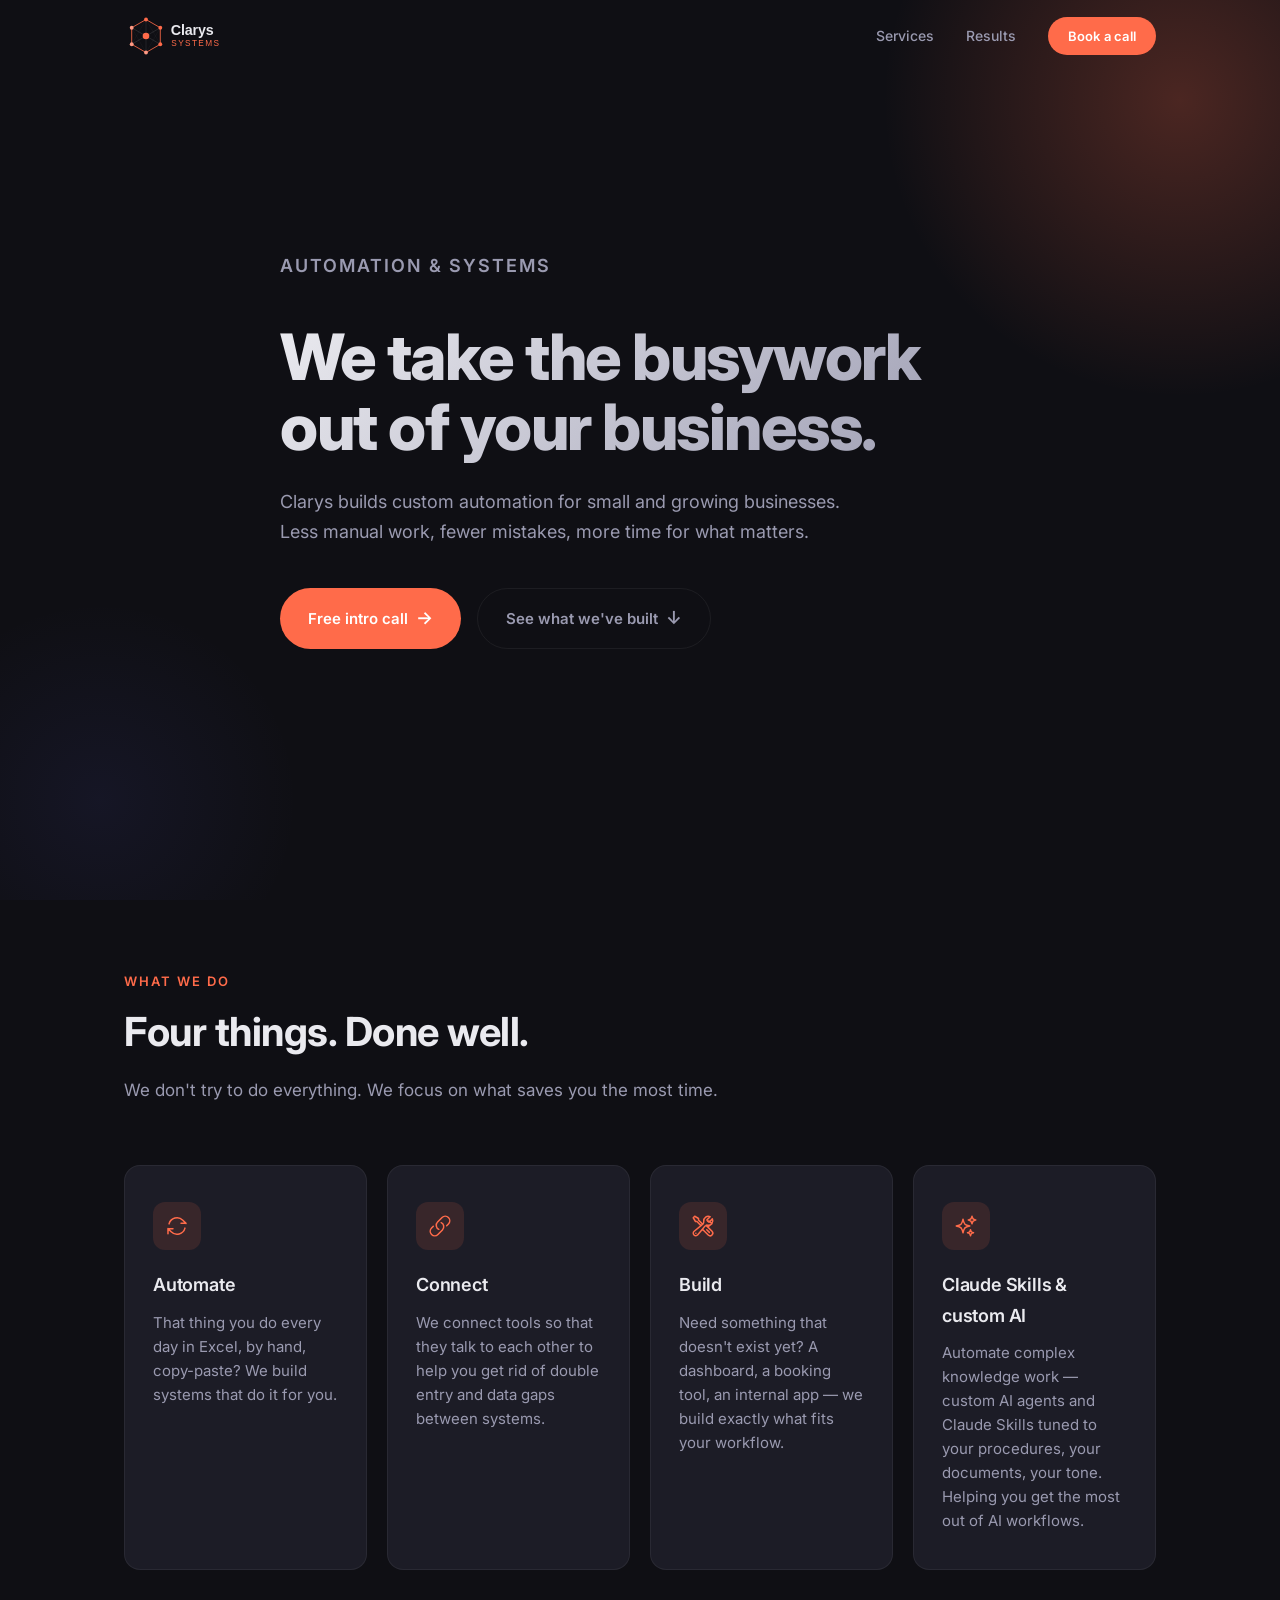
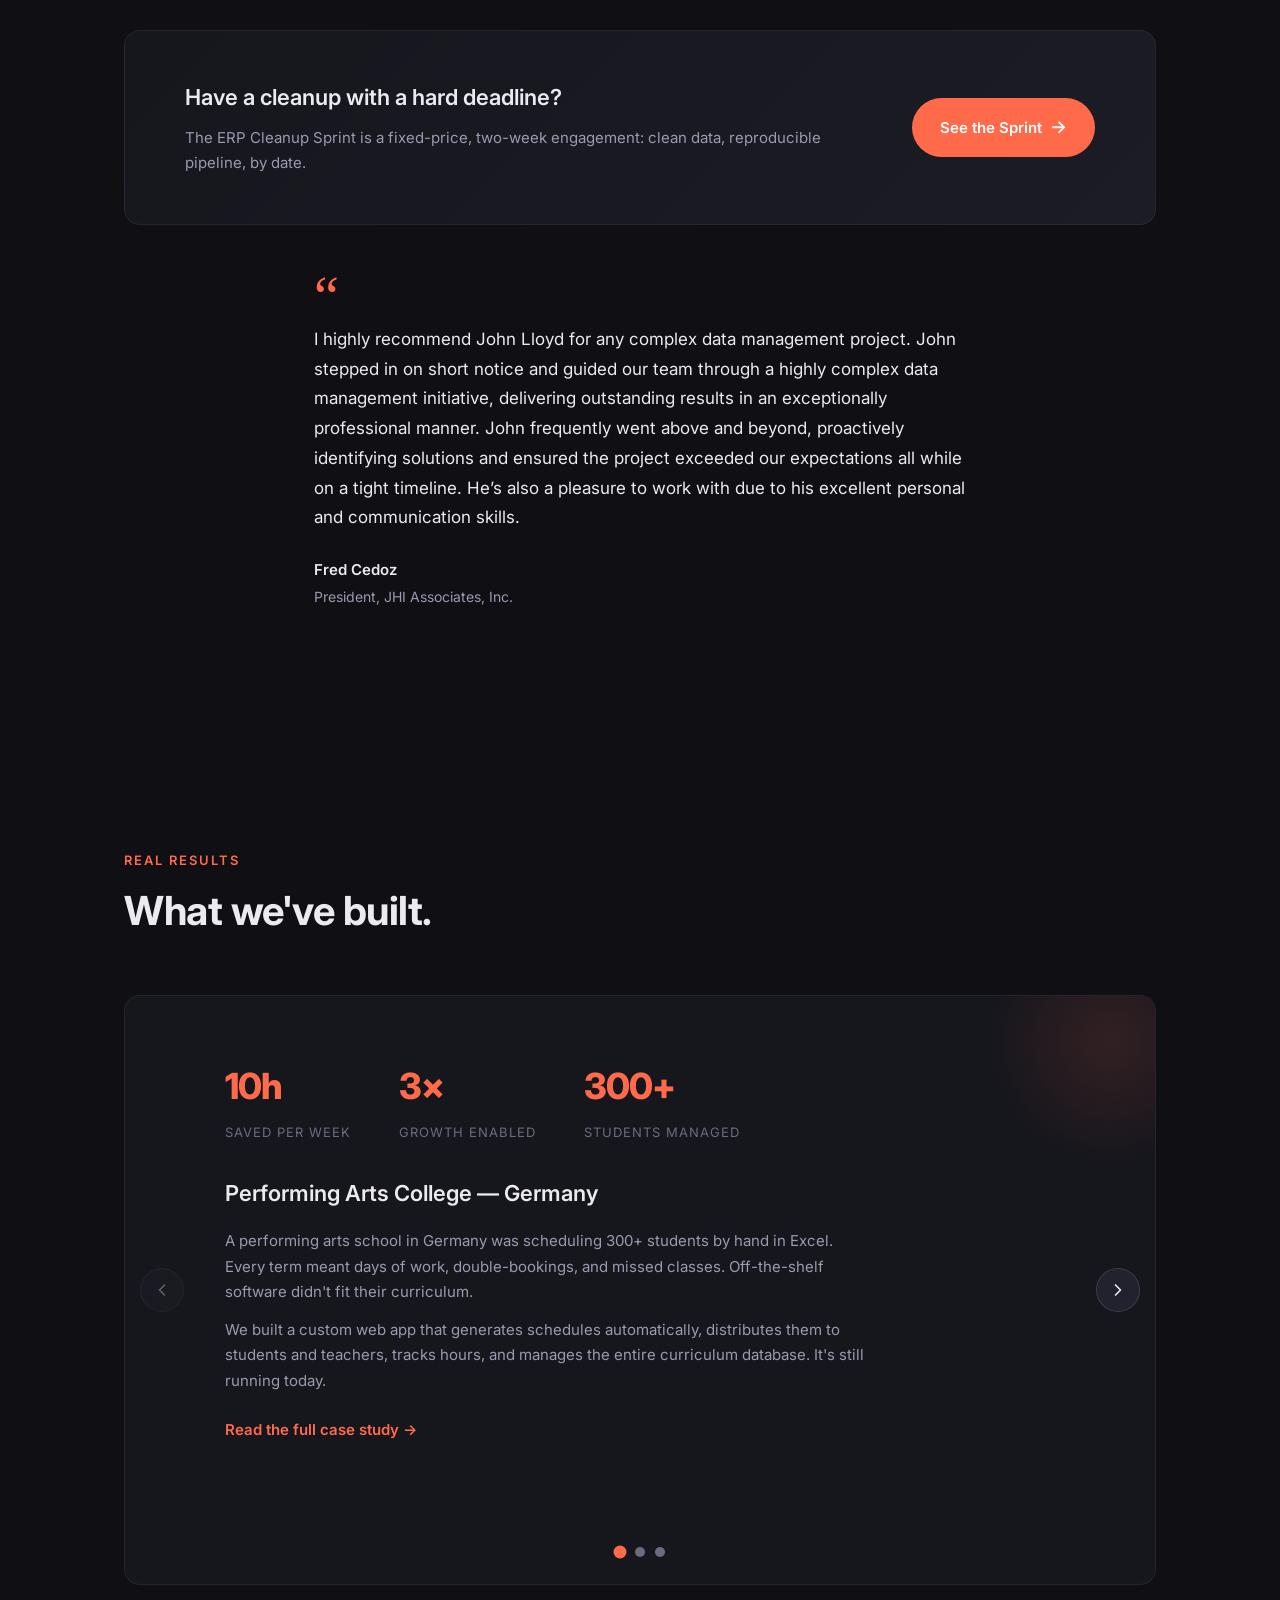
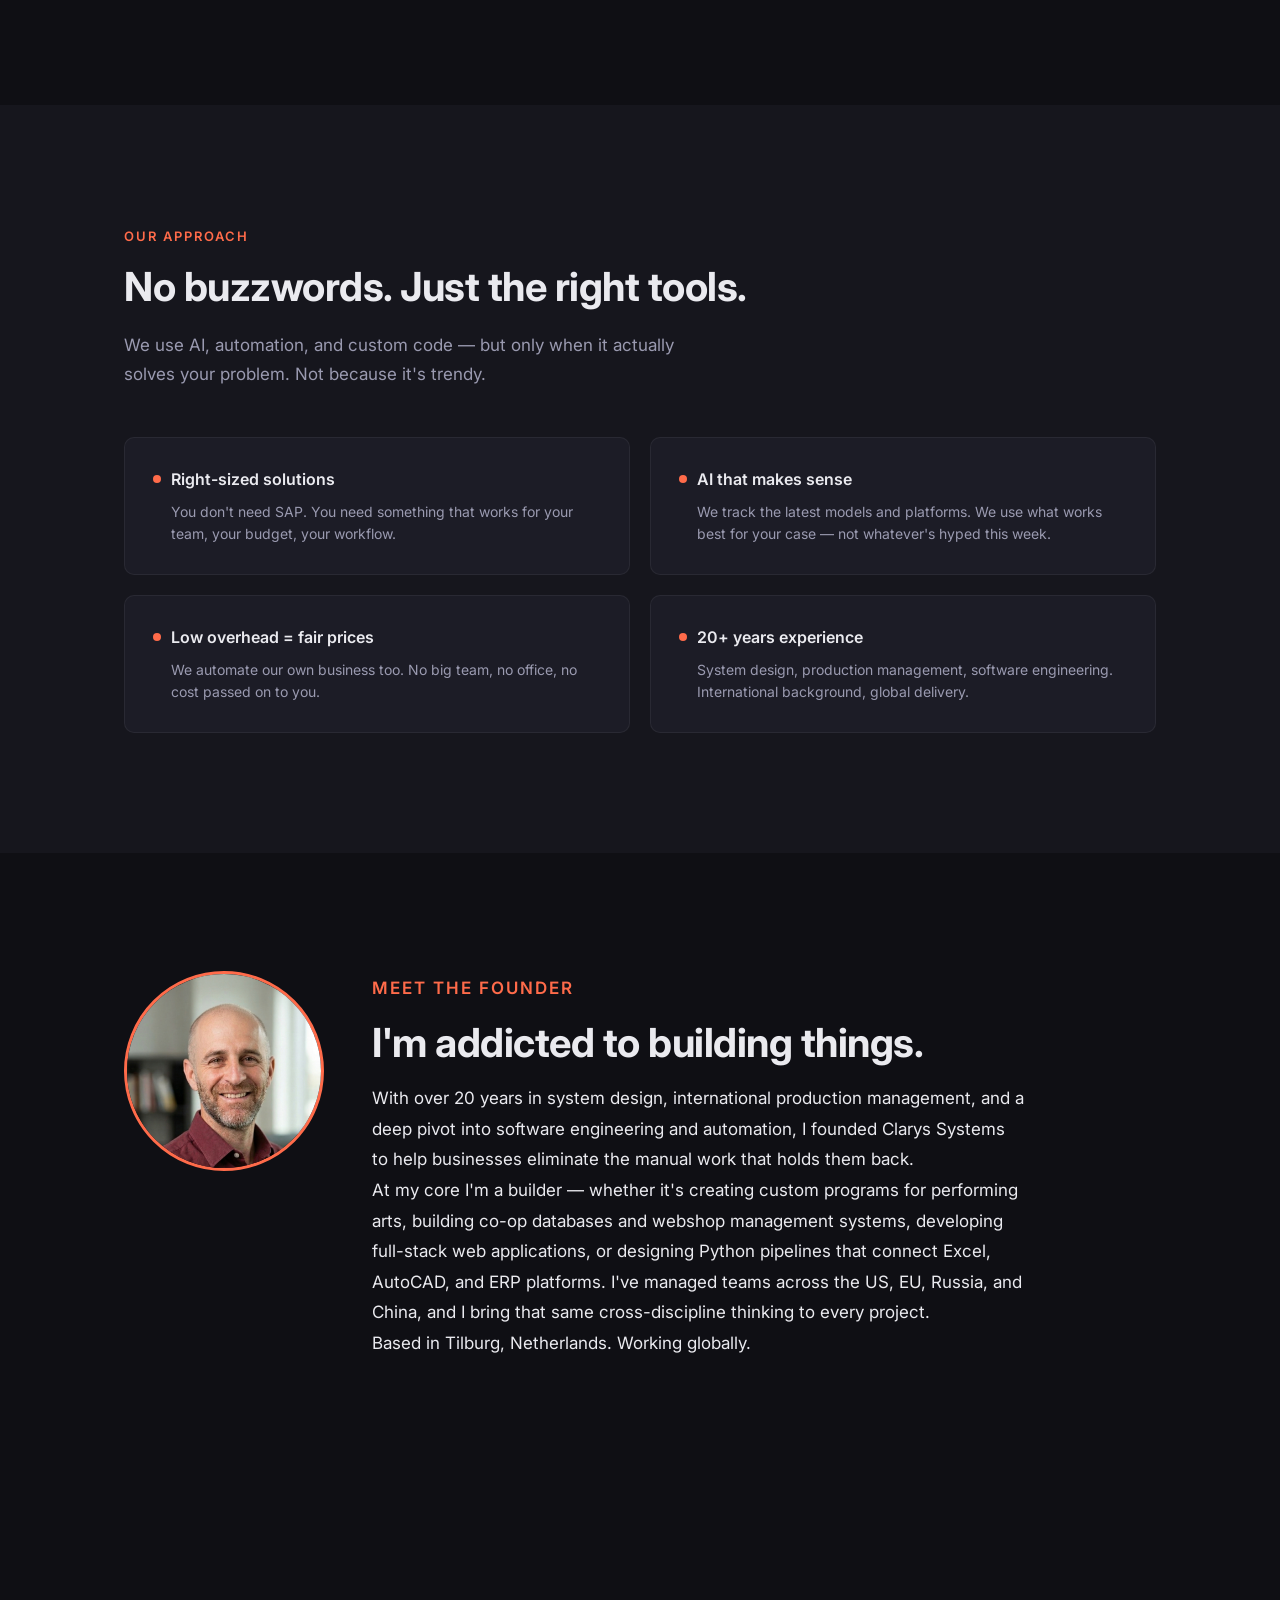
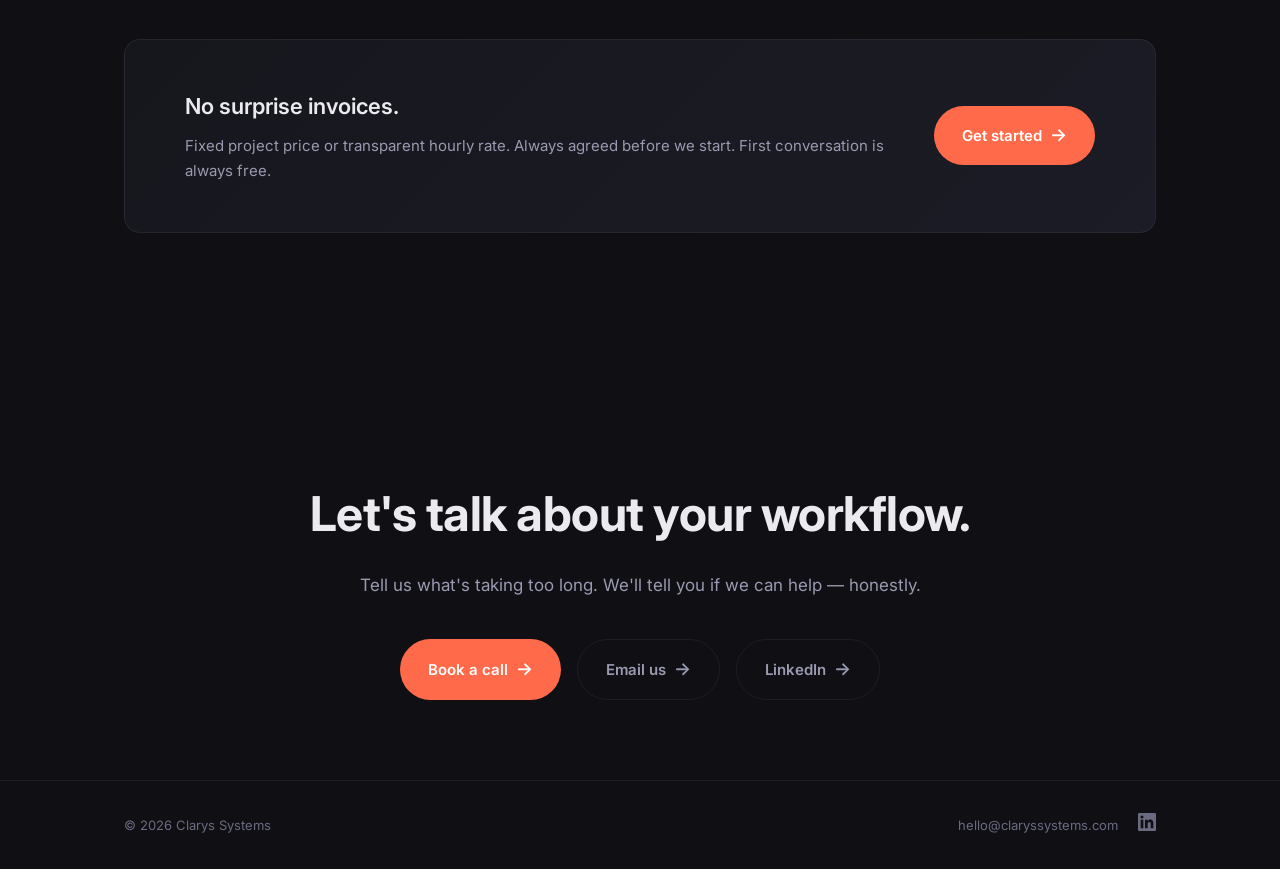
<file: index.html>
<!DOCTYPE html>
<html lang="en">
<head>
  <meta charset="UTF-8">
  <meta name="viewport" content="width=device-width, initial-scale=1.0">
  <title>Clarys Systems — Smart Automation for Growing Businesses</title>
  <meta name="description" content="Clarys Systems designs and builds smart automation for small and growing businesses. Less manual work, fewer mistakes, more time.">
  <meta property="og:title" content="Clarys Systems — Smart Automation for Your Business">
  <meta property="og:description" content="We build systems that take the busywork out of your workday.">
  <meta property="og:type" content="website">
  <meta property="og:image" content="og-image.png">
  <link rel="icon" href="logo-clarys-dark.svg" type="image/svg+xml">
  <link rel="preconnect" href="https://fonts.googleapis.com">
  <link rel="preconnect" href="https://fonts.gstatic.com" crossorigin>
  <link href="https://fonts.googleapis.com/css2?family=Inter:wght@400;500;600;700;800&display=swap" rel="stylesheet">
  <link rel="stylesheet" href="css/landing.css">
</head>
<body>

  <!-- NAV -->
  <nav class="nav" role="navigation" aria-label="Main navigation">
    <div class="nav-inner container">
      <a href="#" class="nav-brand"><img src="logo-clarys-dark.svg" alt="Clarys Systems" class="nav-logo"></a>
      <div class="nav-right">
        <div class="nav-links">
          <a href="#services">Services</a>
          <a href="#proof">Results</a>
          <a href="https://calendar.app.google/nf94Vs2CCMXuQfKP9" target="_blank" rel="noopener" class="nav-cta">Book a call</a>
        </div>
        <button class="nav-toggle" aria-label="Toggle menu" aria-expanded="false">
          <span></span><span></span><span></span>
        </button>
      </div>
    </div>
    <div class="nav-overlay"></div>
  </nav>

  <!-- HERO -->
  <section class="hero">
    <div class="container">
      <div class="hero-content fade-up">
        <p class="hero-label">Automation &amp; Systems</p>
        <h1>We take the busy&shy;work out of your business.</h1>
        <p>Clarys builds custom automation for small and growing businesses. Less manual work, fewer mistakes, more time for what matters.</p>
        <div class="hero-actions">
          <a href="https://calendar.app.google/nf94Vs2CCMXuQfKP9" target="_blank" rel="noopener" class="btn btn-primary">
            Free intro call
            <span class="arrow">&rarr;</span>
          </a>
          <a href="#proof" class="btn btn-ghost">
            See what we've built
            <span class="arrow">&darr;</span>
          </a>
        </div>
      </div>
    </div>
  </section>

  <!-- SERVICES -->
  <section class="section" id="services">
    <div class="container">
      <div class="fade-up">
        <p class="section-label">What we do</p>
        <h2>Four things. Done well.</h2>
        <p class="section-intro">We don't try to do everything. We focus on what saves you the most time.</p>
      </div>
      <div class="cards-grid stagger">
        <div class="card fade-up">
          <div class="card-icon">
            <svg xmlns="http://www.w3.org/2000/svg" fill="none" viewBox="0 0 24 24" stroke-width="1.5" stroke="currentColor"><path stroke-linecap="round" stroke-linejoin="round" d="M16.023 9.348h4.992v-.001M2.985 19.644v-4.992m0 0h4.992m-4.993 0 3.181 3.183a8.25 8.25 0 0 0 13.803-3.7M4.031 9.865a8.25 8.25 0 0 1 13.803-3.7l3.181 3.182"/></svg>
          </div>
          <h3>Automate</h3>
          <p>That thing you do every day in Excel, by hand, copy-paste? We build systems that do it for you.</p>
        </div>
        <div class="card fade-up">
          <div class="card-icon">
            <svg xmlns="http://www.w3.org/2000/svg" fill="none" viewBox="0 0 24 24" stroke-width="1.5" stroke="currentColor"><path stroke-linecap="round" stroke-linejoin="round" d="M13.19 8.688a4.5 4.5 0 0 1 1.242 7.244l-4.5 4.5a4.5 4.5 0 0 1-6.364-6.364l1.757-1.757m13.35-.622 1.757-1.757a4.5 4.5 0 0 0-6.364-6.364l-4.5 4.5a4.5 4.5 0 0 0 1.242 7.244"/></svg>
          </div>
          <h3>Connect</h3>
          <p>We connect tools so that they talk to each other to help you get rid of double entry and data gaps between systems.</p>
        </div>
        <div class="card fade-up">
          <div class="card-icon">
            <svg xmlns="http://www.w3.org/2000/svg" fill="none" viewBox="0 0 24 24" stroke-width="1.5" stroke="currentColor"><path stroke-linecap="round" stroke-linejoin="round" d="M11.42 15.17 17.25 21A2.652 2.652 0 0 0 21 17.25l-5.877-5.877M11.42 15.17l2.496-3.03c.317-.384.74-.626 1.208-.766.47-.139.99-.139 1.46 0 .47.14.892.39 1.208.766L21 9.75l-1.97-1.97a2.625 2.625 0 0 0-1.852-.769h-.35M11.42 15.17l-4.655 5.653a2.548 2.548 0 1 1-3.586-3.586l6.837-5.63m5.108-.233c.55-.164 1.163-.188 1.743-.14a4.5 4.5 0 0 0 4.486-6.336l-3.276 3.277a3.004 3.004 0 0 1-2.25-2.25l3.276-3.276a4.5 4.5 0 0 0-6.336 4.486c.091 1.076-.071 2.264-.904 2.95l-.102.085m-1.745 1.437L5.909 7.5H4.5L2.25 3.75l1.5-1.5L7.5 4.5v1.409l4.26 4.26m-1.745 1.437 1.745-1.437m6.615 8.206L15.75 15.75M4.867 19.125h.008v.008h-.008v-.008Z"/></svg>
          </div>
          <h3>Build</h3>
          <p>Need something that doesn't exist yet? A dashboard, a booking tool, an internal app — we build exactly what fits your workflow.</p>
        </div>
        <div class="card fade-up">
          <div class="card-icon">
            <svg xmlns="http://www.w3.org/2000/svg" fill="none" viewBox="0 0 24 24" stroke-width="1.5" stroke="currentColor"><path stroke-linecap="round" stroke-linejoin="round" d="M9.813 15.904 9 18.75l-.813-2.846a4.5 4.5 0 0 0-3.09-3.09L2.25 12l2.847-.813a4.5 4.5 0 0 0 3.09-3.09L9 5.25l.813 2.846a4.5 4.5 0 0 0 3.09 3.09L15.75 12l-2.847.813a4.5 4.5 0 0 0-3.09 3.09ZM18.259 8.715 18 9.75l-.259-1.035a3.375 3.375 0 0 0-2.455-2.456L14.25 6l1.036-.259a3.375 3.375 0 0 0 2.455-2.456L18 2.25l.259 1.035a3.375 3.375 0 0 0 2.456 2.456L21.75 6l-1.035.259a3.375 3.375 0 0 0-2.456 2.456ZM16.894 20.567 16.5 21.75l-.394-1.183a2.25 2.25 0 0 0-1.423-1.423L13.5 18.75l1.183-.394a2.25 2.25 0 0 0 1.423-1.423l.394-1.183.394 1.183a2.25 2.25 0 0 0 1.423 1.423l1.183.394-1.183.394a2.25 2.25 0 0 0-1.423 1.423Z"/></svg>
          </div>
          <h3>Claude Skills &amp; custom AI</h3>
          <p>Automate complex knowledge work &mdash; custom AI agents and Claude Skills tuned to your procedures, your documents, your tone. Helping you get the most out of AI workflows.</p>
        </div>
      </div>

      <div class="fade-up">
        <div class="pricing-bar" style="margin-top: 60px;">
          <div>
            <h3>Have a cleanup with a hard deadline?</h3>
            <p>The ERP Cleanup Sprint is a fixed-price, two-week engagement: clean data, reproducible pipeline, by date.</p>
          </div>
          <a href="https://claryssystems.nl/cleanup-sprint" class="btn btn-primary" style="flex-shrink: 0;">
            See the Sprint
            <span class="arrow">&rarr;</span>
          </a>
        </div>
      </div>

      <div class="testimonials-grid stagger" style="margin-top: 60px;">
        <figure class="testimonial fade-up">
          <span class="testimonial-mark" aria-hidden="true">&ldquo;</span>
          <blockquote class="testimonial-quote">
            I highly recommend John Lloyd for any complex data management project. John stepped in on short notice and guided our team through a highly complex data management initiative, delivering outstanding results in an exceptionally professional manner. John frequently went above and beyond, proactively identifying solutions and ensured the project exceeded our expectations all while on a tight timeline. He&rsquo;s also a pleasure to work with due to his excellent personal and communication skills.
          </blockquote>
          <figcaption class="testimonial-cite">
            <span class="testimonial-cite-name">Fred Cedoz</span>
            <span class="testimonial-cite-title">President, JHI Associates, Inc.</span>
          </figcaption>
        </figure>
      </div>
    </div>
  </section>

  <!-- PROOF / CASE STUDIES -->
  <section class="section" id="proof">
    <div class="container">
      <div class="fade-up">
        <p class="section-label">Real results</p>
        <h2>What we've built.</h2>
      </div>

      <div class="proof-carousel">
        <div class="proof-track">
      <!-- Case 1: Performing Arts College (scheduling) -->
      <div class="proof fade-up">
        <div class="proof-stats">
          <div>
            <div class="proof-stat-value">10h</div>
            <div class="proof-stat-label">Saved per week</div>
          </div>
          <div>
            <div class="proof-stat-value">3&times;</div>
            <div class="proof-stat-label">Growth enabled</div>
          </div>
          <div>
            <div class="proof-stat-value">300+</div>
            <div class="proof-stat-label">Students managed</div>
          </div>
        </div>
        <h3>Performing Arts College &mdash; Germany</h3>
        <p>A performing arts school in Germany was scheduling 300+ students by hand in Excel. Every term meant days of work, double-bookings, and missed classes. Off-the-shelf software didn't fit their curriculum.</p>
        <p style="margin-top: 12px;">We built a custom web app that generates schedules automatically, distributes them to students and teachers, tracks hours, and manages the entire curriculum database. It's still running today.</p>
        <p style="margin-top: 24px;">
          <a href="case-study-scheduling.html" style="color: var(--accent); font-weight: 600; text-decoration: none;">Read the full case study <span class="arrow">&rarr;</span></a>
        </p>
      </div>

      <!-- Case 2: US AV Integrator (ITG) -->
      <div class="proof fade-up">
        <div class="proof-stats">
          <div>
            <div class="proof-stat-value">400+</div>
            <div class="proof-stat-label">Hours saved per year</div>
          </div>
          <div>
            <div class="proof-stat-value">Hundreds</div>
            <div class="proof-stat-label">Projects per year</div>
          </div>
          <div>
            <div class="proof-stat-value">Military</div>
            <div class="proof-stat-label">Installations supported</div>
          </div>
        </div>
        <h3>Government AV Integrator &mdash; United States</h3>
        <p>A major US-based AV integration company &mdash; contracted to install systems in highly secure military and government facilities &mdash; was producing project documentation by hand. Each project meant hours of cut-and-paste across dozens of Excel tabs for quotes, bills of materials, and cost summaries.</p>
        <p style="margin-top: 12px;">We learned D-Tools to produce proper system design drawings, then built Excel automation that populated every room tab, BOM, and cost summary from a single command. Hours per project collapsed to minutes, and the system is used on projects up to and including highly secure military installations.</p>
        <p style="margin-top: 24px;">
          <a href="case-study.html" style="color: var(--accent); font-weight: 600; text-decoration: none;">Read the full case study <span class="arrow">&rarr;</span></a>
        </p>
      </div>

      <!-- Case 3: TSX M&A Circular (JHI) -->
      <div class="proof fade-up">
        <div class="proof-stats">
          <div>
            <div class="proof-stat-value">1,400</div>
            <div class="proof-stat-label">Holders processed</div>
          </div>
          <div>
            <div class="proof-stat-value">21</div>
            <div class="proof-stat-label">Jurisdictions</div>
          </div>
          <div>
            <div class="proof-stat-value">TSX</div>
            <div class="proof-stat-label">Filed on time</div>
          </div>
        </div>
        <h3>TSX-Listed Issuer &mdash; Canada</h3>
        <p>A TSX-listed issuer was preparing a shareholder circular for an M&amp;A transaction. Shareholder data lived across a registry export, an internal cap-table workbook, and a scattered email spreadsheet &mdash; 1,400 holders across 21 jurisdictions, with inconsistent addresses that standard geocoders mishandle.</p>
        <p style="margin-top: 12px;">We built an address cleanup pipeline, consolidated holders into one row each (with explicit multi-envelope exceptions where required), and shipped a five-tab TSX-formatted workbook plus a standalone shareholder database. The circular filed on time.</p>
        <p style="margin-top: 24px;">
          <a href="case-study-shareholder-circular.html" style="color: var(--accent); font-weight: 600; text-decoration: none;">Read the full case study <span class="arrow">&rarr;</span></a>
        </p>
      </div>
        </div>
        <div class="proof-controls">
          <button type="button" class="proof-arrow proof-prev" aria-label="Previous case study">
            <svg viewBox="0 0 24 24" fill="none" stroke="currentColor" stroke-width="2"><path stroke-linecap="round" stroke-linejoin="round" d="M15 18l-6-6 6-6"/></svg>
          </button>
          <div class="proof-dots" role="tablist" aria-label="Case study navigation">
            <button type="button" class="proof-dot active" aria-label="Case study 1"></button>
            <button type="button" class="proof-dot" aria-label="Case study 2"></button>
            <button type="button" class="proof-dot" aria-label="Case study 3"></button>
          </div>
          <button type="button" class="proof-arrow proof-next" aria-label="Next case study">
            <svg viewBox="0 0 24 24" fill="none" stroke="currentColor" stroke-width="2"><path stroke-linecap="round" stroke-linejoin="round" d="M9 6l6 6-6 6"/></svg>
          </button>
        </div>
      </div>

    </div>
  </section>

  <!-- APPROACH -->
  <section class="section" style="background: var(--bg-secondary);">
    <div class="container">
      <div class="fade-up">
        <p class="section-label">Our approach</p>
        <h2>No buzzwords. Just the right tools.</h2>
        <p class="section-intro">We use AI, automation, and custom code — but only when it actually solves your problem. Not because it's trendy.</p>
      </div>
      <div class="approach-grid stagger">
        <div class="approach-item fade-up">
          <h3><span class="dot"></span>Right-sized solutions</h3>
          <p>You don't need SAP. You need something that works for your team, your budget, your workflow.</p>
        </div>
        <div class="approach-item fade-up">
          <h3><span class="dot"></span>AI that makes sense</h3>
          <p>We track the latest models and platforms. We use what works best for your case &mdash; not whatever's hyped this week.</p>
        </div>
        <div class="approach-item fade-up">
          <h3><span class="dot"></span>Low overhead = fair prices</h3>
          <p>We automate our own business too. No big team, no office, no cost passed on to you.</p>
        </div>
        <div class="approach-item fade-up">
          <h3><span class="dot"></span>20+ years experience</h3>
          <p>System design, production management, software engineering. International background, global delivery.</p>
        </div>
      </div>
    </div>
  </section>

  <!-- FOUNDER -->
  <section class="section" id="founder">
    <div class="container">
      <div class="founder fade-up">
        <div class="founder-photo">
          <img src="img/profile_cropped.png" alt="John Lloyd — Founder, Clarys Systems">
        </div>
        <div class="founder-text">
          <p class="section-label">Meet the founder</p>
          <h2>I'm addicted to building things.</h2>
          <p>With over 20 years in system design, international production management, and a deep pivot into software engineering and automation, I founded Clarys Systems to help businesses eliminate the manual work that holds them back.</p>
          <p>At my core I'm a builder &mdash; whether it's creating custom programs for performing arts, building co-op databases and webshop management systems, developing full-stack web applications, or designing Python pipelines that connect Excel, AutoCAD, and ERP platforms. I've managed teams across the US, EU, Russia, and China, and I bring that same cross-discipline thinking to every project.</p>
          <p>Based in Tilburg, Netherlands. Working globally.</p>
        </div>
      </div>
    </div>
  </section>

  <!-- PRICING / CTA BAR -->
  <section class="section" id="pricing">
    <div class="container">
      <div class="fade-up">
        <div class="pricing-bar">
          <div>
            <h3>No surprise invoices.</h3>
            <p>Fixed project price or transparent hourly rate. Always agreed before we start. First conversation is always free.</p>
          </div>
          <a href="mailto:hello@claryssystems.com" class="btn btn-primary" style="flex-shrink: 0;">
            Get started
            <span class="arrow">&rarr;</span>
          </a>
        </div>
      </div>
    </div>
  </section>

  <!-- CONTACT -->
  <section class="contact-section" id="contact">
    <div class="container">
      <div class="fade-up">
        <h2>Let's talk about your workflow.</h2>
        <p>Tell us what's taking too long. We'll tell you if we can help &mdash; honestly.</p>
        <div class="contact-links">
          <a href="https://calendar.app.google/nf94Vs2CCMXuQfKP9" target="_blank" rel="noopener" class="btn btn-primary">
            Book a call
            <span class="arrow">&rarr;</span>
          </a>
          <a href="mailto:hello@claryssystems.com" class="btn btn-ghost">
            Email us
            <span class="arrow">&rarr;</span>
          </a>
          <a href="https://linkedin.com/in/johnnylloyd" target="_blank" rel="noopener" class="btn btn-ghost">
            LinkedIn
            <span class="arrow">&rarr;</span>
          </a>
        </div>
      </div>
    </div>
  </section>

  <!-- FOOTER -->
  <footer class="footer">
    <div class="container footer-inner">
      <p class="footer-copy">&copy; 2026 Clarys Systems</p>
      <div class="footer-links">
        <a href="mailto:hello@claryssystems.com">hello@claryssystems.com</a>
        <a href="https://linkedin.com/in/johnnylloyd" target="_blank" rel="noopener" aria-label="LinkedIn">
          <svg xmlns="http://www.w3.org/2000/svg" width="18" height="18" viewBox="0 0 24 24" fill="currentColor"><path d="M20.447 20.452h-3.554v-5.569c0-1.328-.027-3.037-1.852-3.037-1.853 0-2.136 1.445-2.136 2.939v5.667H9.351V9h3.414v1.561h.046c.477-.9 1.637-1.85 3.37-1.85 3.601 0 4.267 2.37 4.267 5.455v6.286zM5.337 7.433a2.062 2.062 0 0 1-2.063-2.065 2.064 2.064 0 1 1 2.063 2.065zm1.782 13.019H3.555V9h3.564v11.452zM22.225 0H1.771C.792 0 0 .774 0 1.729v20.542C0 23.227.792 24 1.771 24h20.451C23.2 24 24 23.227 24 22.271V1.729C24 .774 23.2 0 22.222 0h.003z"/></svg>
        </a>
      </div>
    </div>
  </footer>

  <script src="js/landing.js"></script>
</body>
</html>
</file>
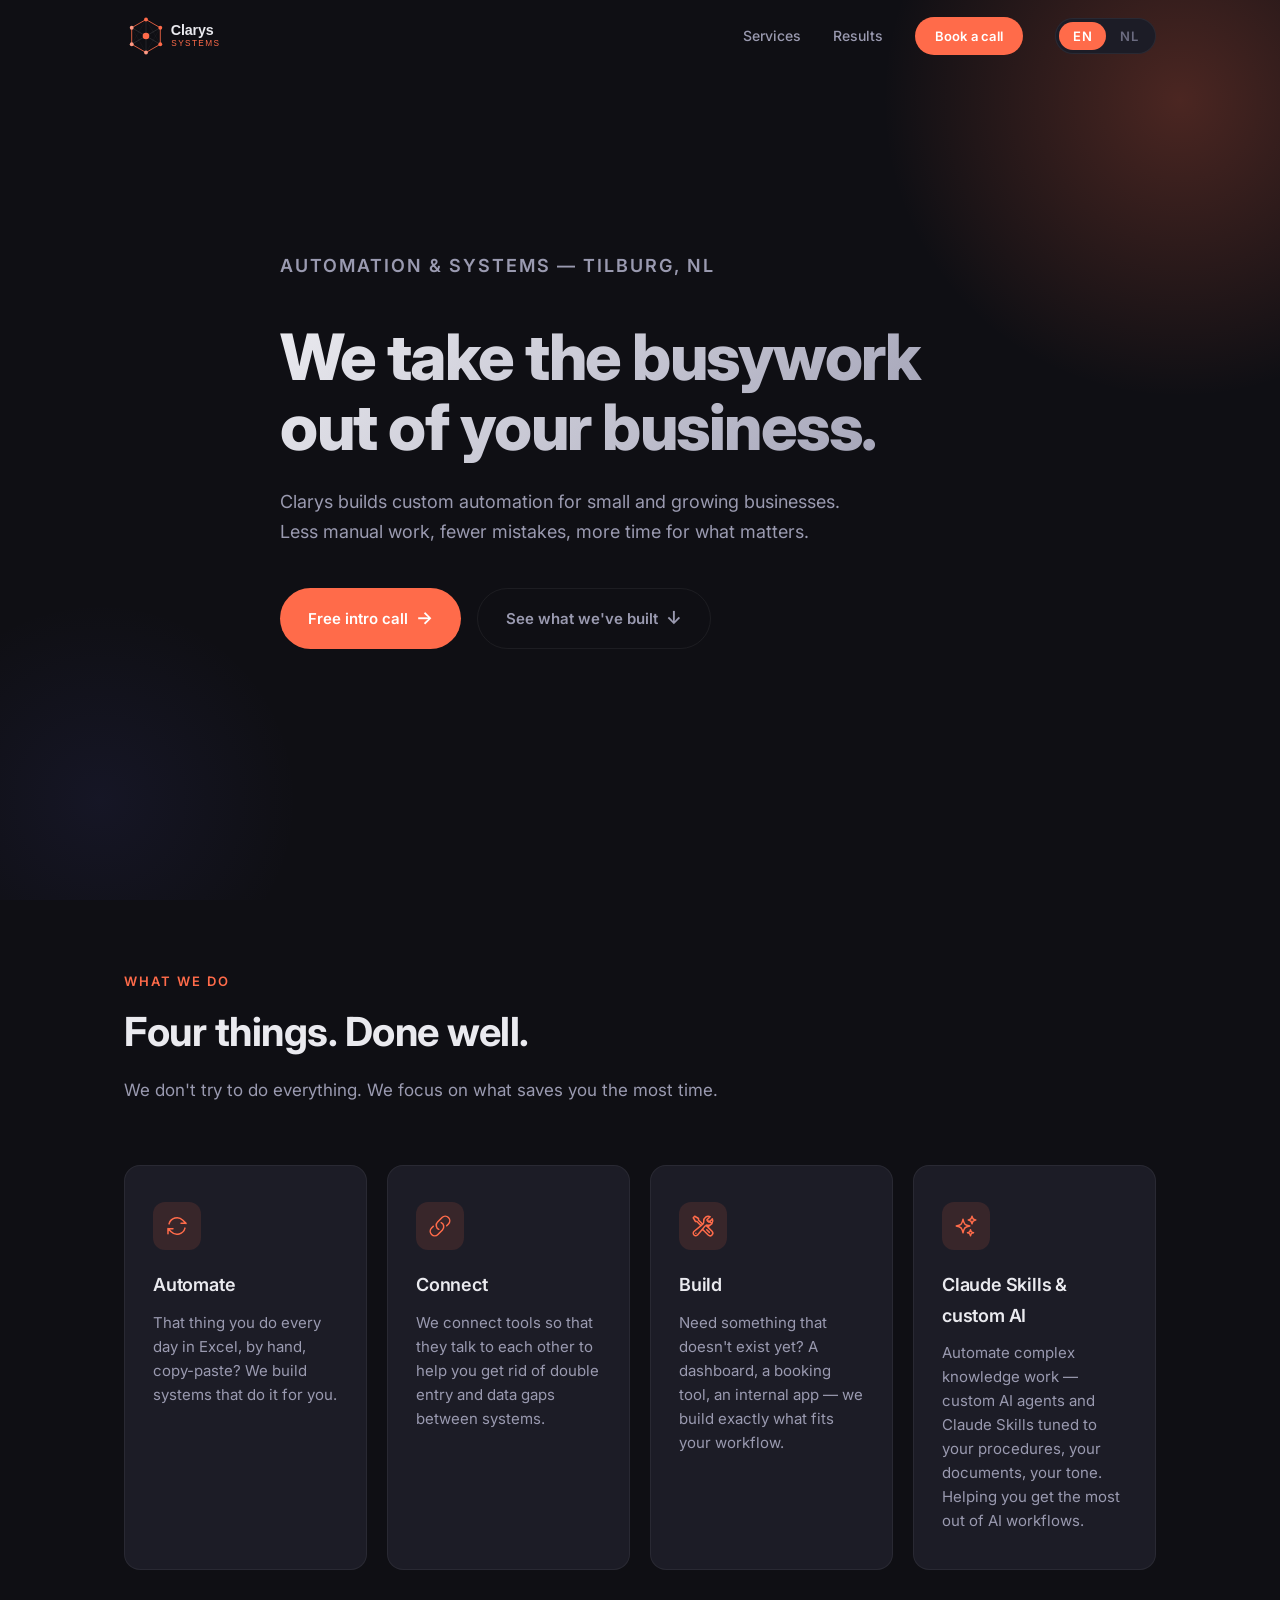
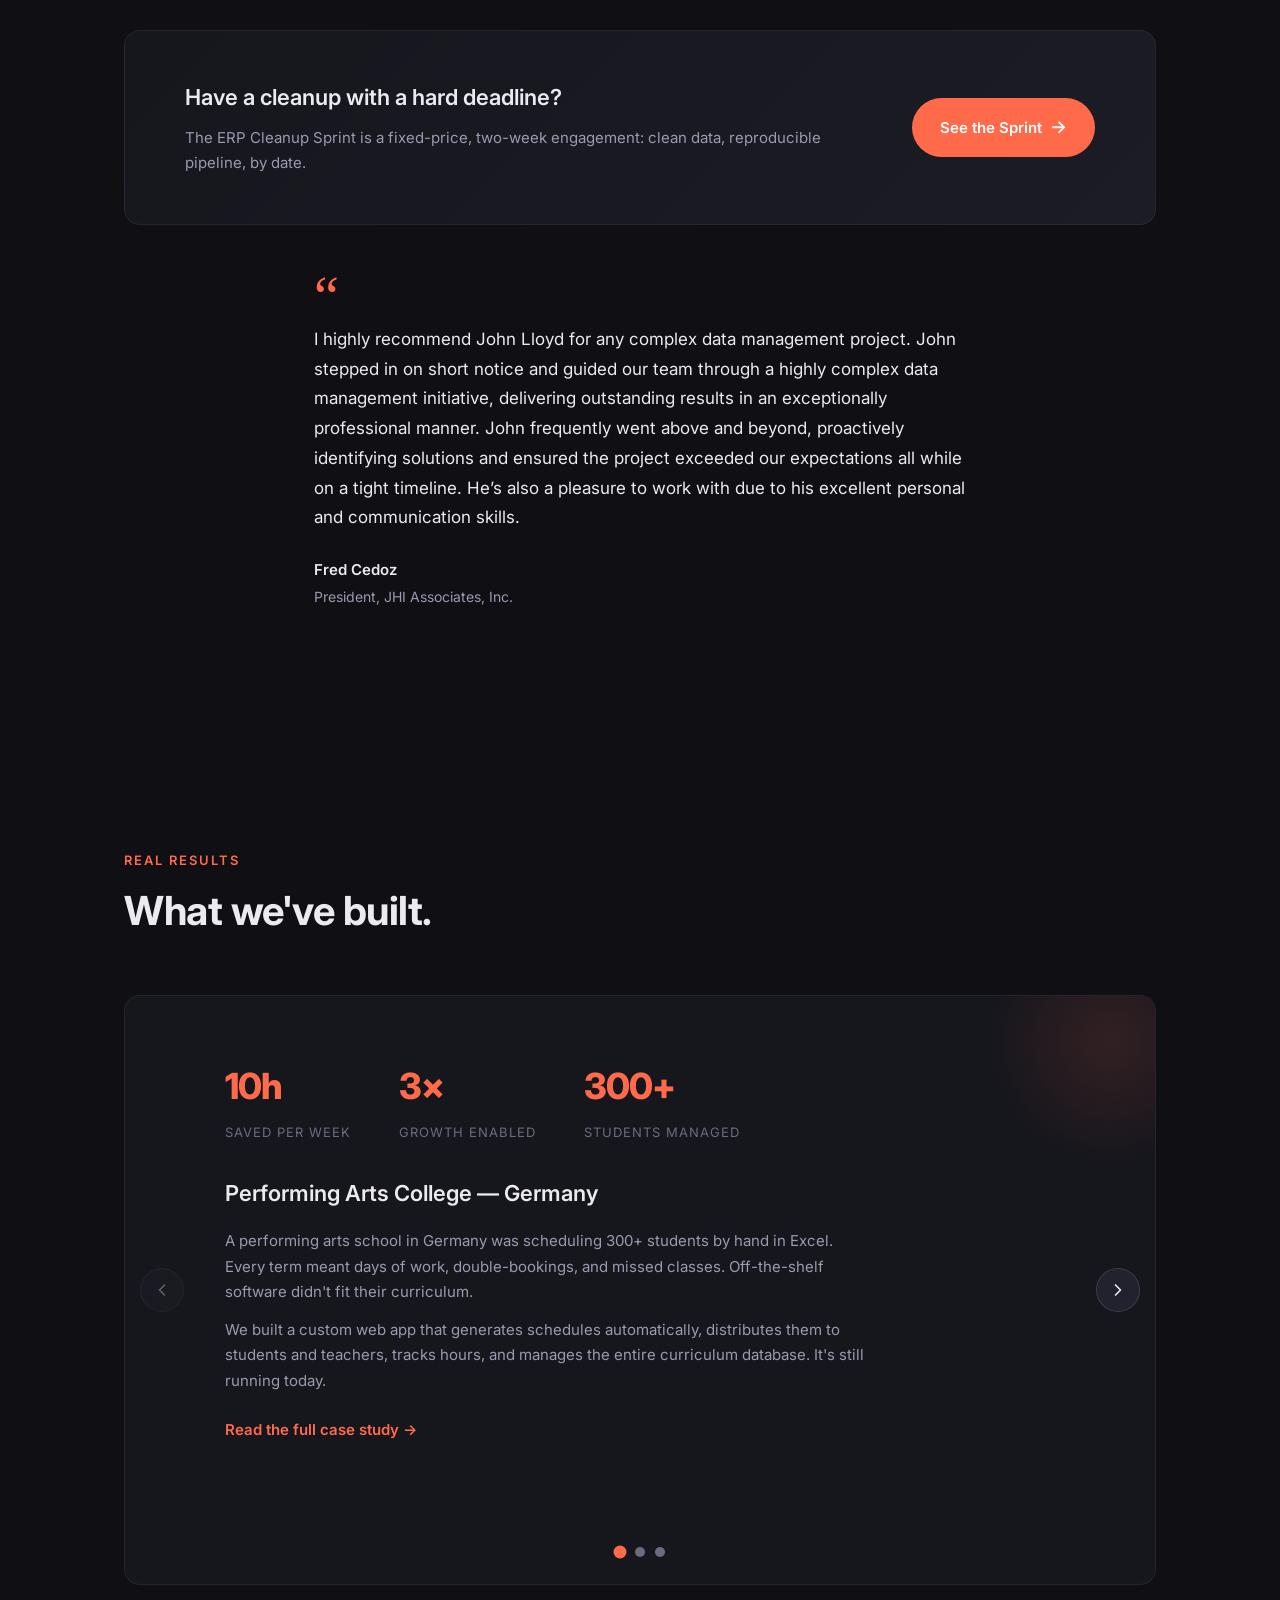
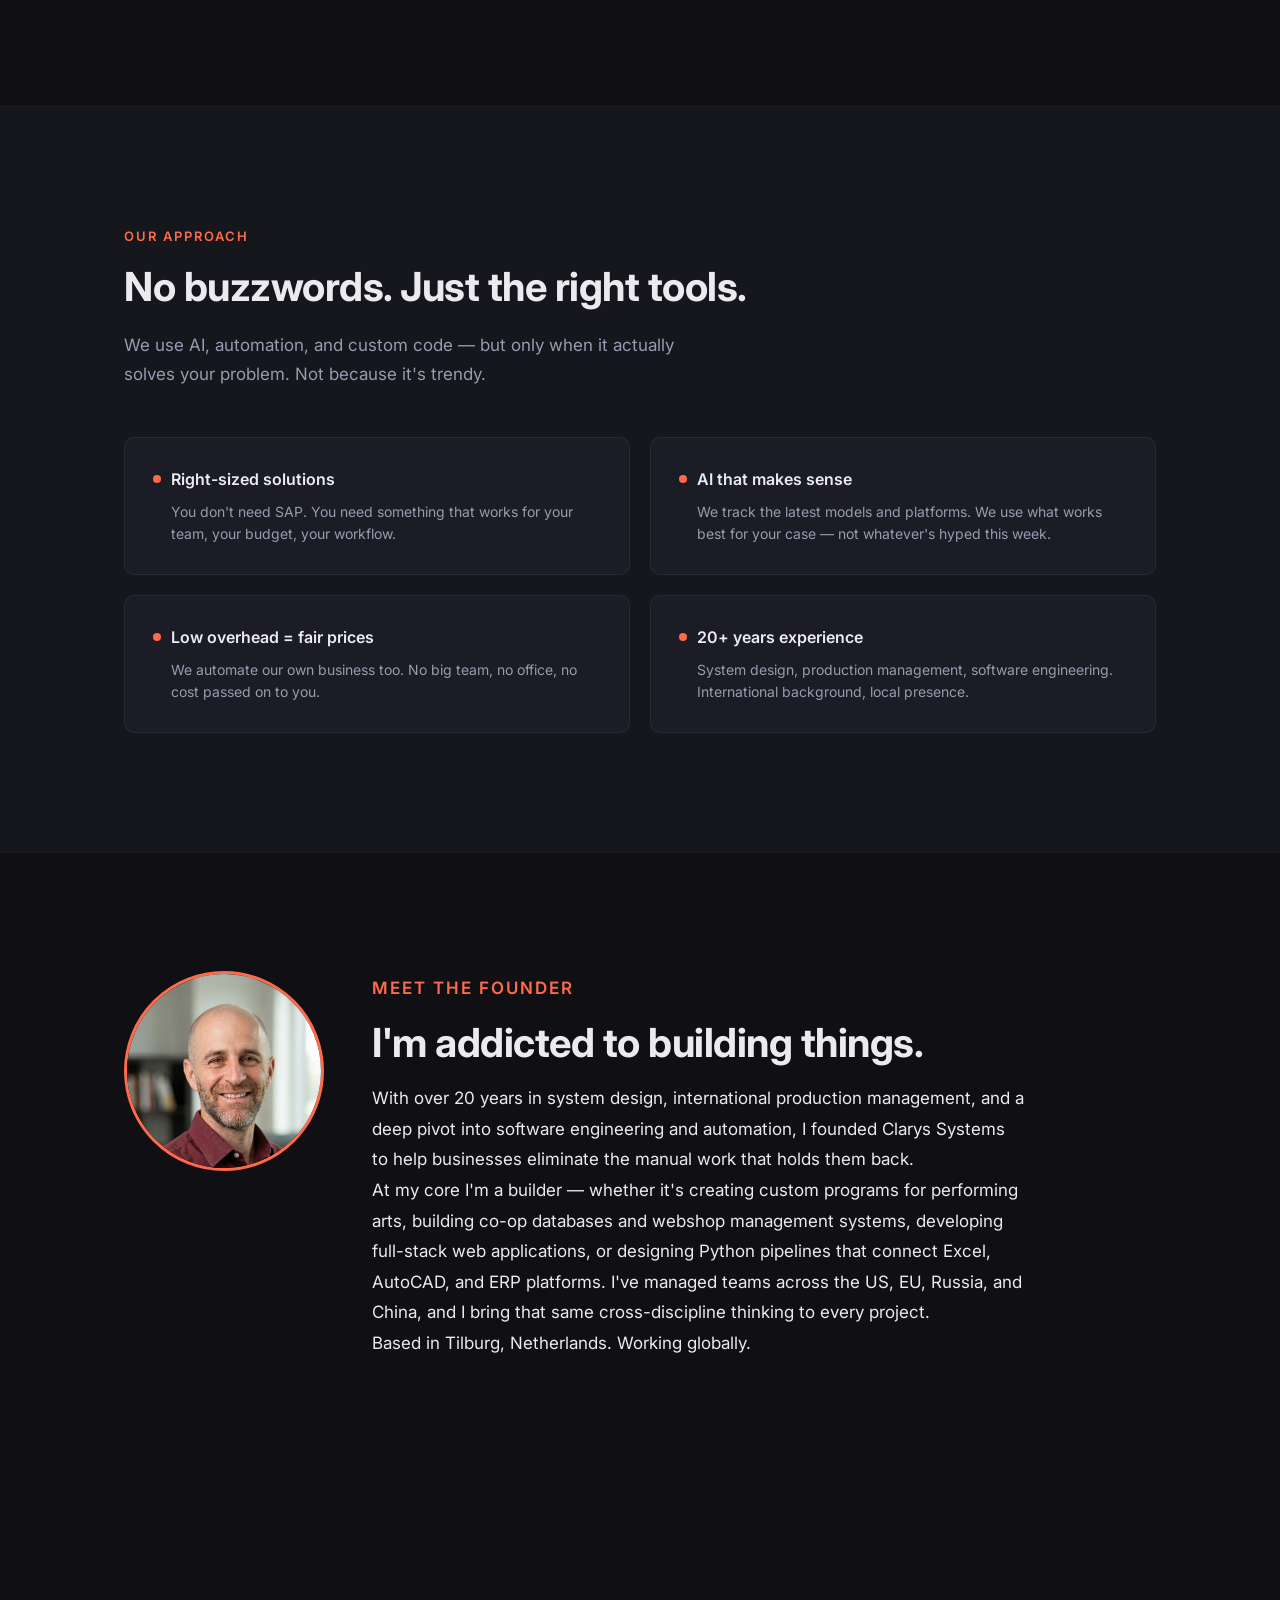
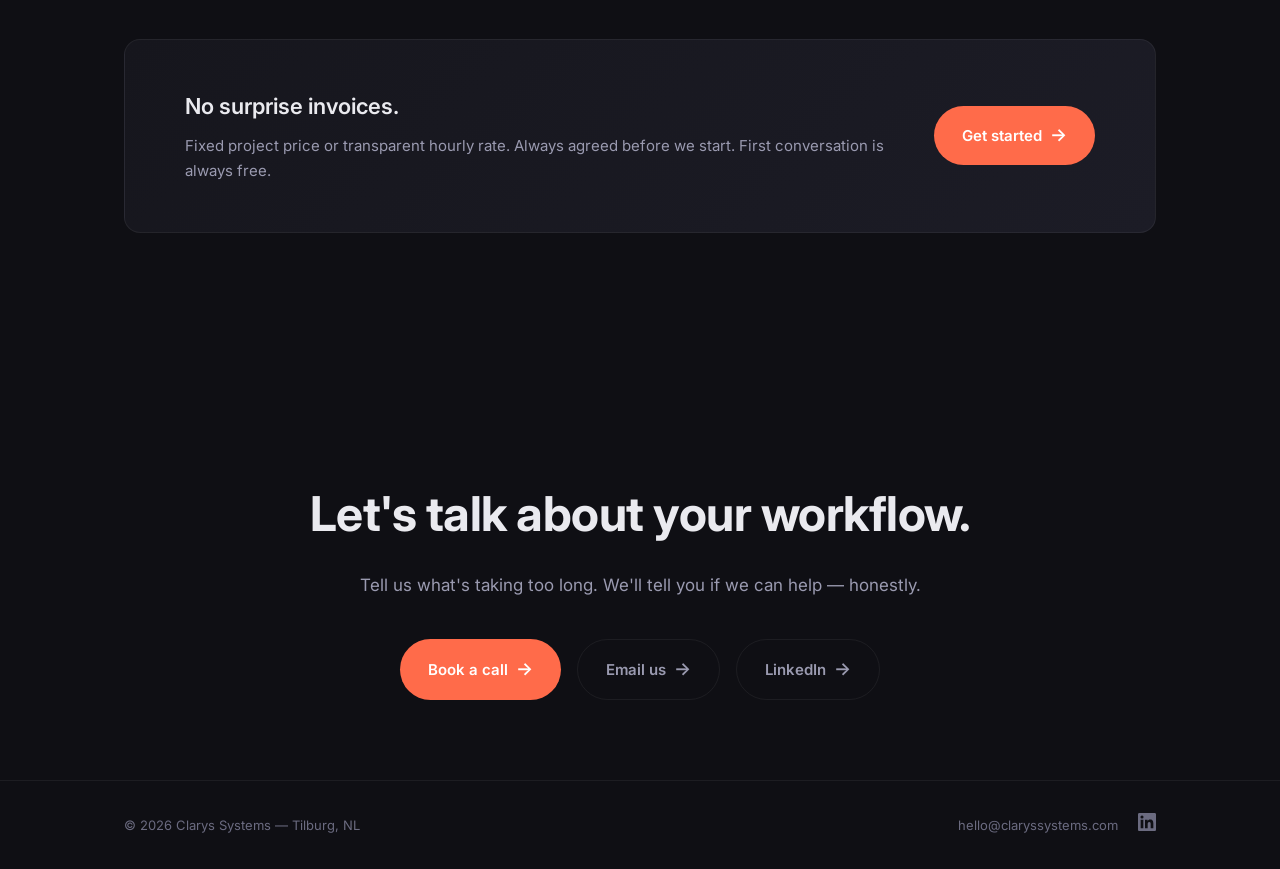
<file: nl/index.html>
<!DOCTYPE html>
<html lang="en">
<head>
  <meta charset="UTF-8">
  <meta name="viewport" content="width=device-width, initial-scale=1.0">
  <title>Clarys Systems — Automatisering &amp; Systeemontwerp | Tilburg</title>
  <meta name="description" content="Clarys Systems ontwerpt en bouwt slimme automatisering voor kleine en middelgrote bedrijven. Minder handwerk, minder fouten, meer tijd.">
  <meta property="og:title" content="Clarys Systems — Slimme Automatisering voor Jouw Bedrijf">
  <meta property="og:description" content="Wij bouwen systemen die het handwerk uit je werkdag halen. Gevestigd in Tilburg.">
  <meta property="og:type" content="website">
  <meta property="og:image" content="https://claryssystems.com/og-image.png">
  <link rel="icon" href="logo-clarys-dark.svg" type="image/svg+xml">
  <link rel="preconnect" href="https://fonts.googleapis.com">
  <link rel="preconnect" href="https://fonts.gstatic.com" crossorigin>
  <link href="https://fonts.googleapis.com/css2?family=Inter:wght@400;500;600;700;800&display=swap" rel="stylesheet">
  <link rel="stylesheet" href="css/styles.css">
</head>
<body>

  <!-- NAV -->
  <nav class="nav" role="navigation" aria-label="Main navigation">
    <div class="nav-inner container">
      <a href="#" class="nav-brand"><img src="logo-clarys-dark.svg" alt="Clarys Systems" class="nav-logo"></a>
      <div class="nav-right">
        <div class="nav-links">
          <a href="#services">
            <span data-lang-en>Services</span>
            <span data-lang-nl>Diensten</span>
          </a>
          <a href="#proof">
            <span data-lang-en>Results</span>
            <span data-lang-nl>Resultaten</span>
          </a>
          <a href="https://calendar.app.google/nf94Vs2CCMXuQfKP9" target="_blank" rel="noopener" class="nav-cta">
            <span data-lang-en>Book a call</span>
            <span data-lang-nl>Boek een gesprek</span>
          </a>
          <div class="lang-toggle">
            <button class="lang-btn active" data-lang="en">EN</button>
            <button class="lang-btn" data-lang="nl">NL</button>
          </div>
        </div>
        <div class="lang-toggle lang-toggle-mobile">
          <button class="lang-btn active" data-lang="en">EN</button>
          <button class="lang-btn" data-lang="nl">NL</button>
        </div>
        <button class="nav-toggle" aria-label="Toggle menu" aria-expanded="false">
          <span></span><span></span><span></span>
        </button>
      </div>
    </div>
    <div class="nav-overlay"></div>
  </nav>

  <!-- HERO -->
  <section class="hero">
    <div class="container">
      <div class="hero-content fade-up">
        <p class="hero-label">
          <span data-lang-en>Automation &amp; Systems — Tilburg, NL</span>
          <span data-lang-nl>Automatisering &amp; Systemen — Tilburg, NL</span>
        </p>
        <h1>
          <span data-lang-en>We take the busy&shy;work out of your business.</span>
          <span data-lang-nl>Wij halen het hand&shy;werk uit je werkdag.</span>
        </h1>
        <p>
          <span data-lang-en>Clarys builds custom automation for small and growing businesses. Less manual work, fewer mistakes, more time for what matters.</span>
          <span data-lang-nl>Clarys bouwt slimme automatisering voor kleine en groeiende bedrijven. Minder handwerk, minder fouten, meer tijd voor wat ertoe doet.</span>
        </p>
        <div class="hero-actions">
          <a href="https://calendar.app.google/nf94Vs2CCMXuQfKP9" target="_blank" rel="noopener" class="btn btn-primary">
            <span data-lang-en>Free intro call</span>
            <span data-lang-nl>Gratis kennismaking</span>
            <span class="arrow">&rarr;</span>
          </a>
          <a href="#proof" class="btn btn-ghost">
            <span data-lang-en>See what we've built</span>
            <span data-lang-nl>Bekijk ons werk</span>
            <span class="arrow">&darr;</span>
          </a>
        </div>
      </div>
    </div>
  </section>

  <!-- SERVICES -->
  <section class="section" id="services">
    <div class="container">
      <div class="fade-up">
        <p class="section-label">
          <span data-lang-en>What we do</span>
          <span data-lang-nl>Wat wij doen</span>
        </p>
        <h2>
          <span data-lang-en>Four things. Done well.</span>
          <span data-lang-nl>Vier dingen. Goed gedaan.</span>
        </h2>
        <p class="section-intro">
          <span data-lang-en>We don't try to do everything. We focus on what saves you the most time.</span>
          <span data-lang-nl>We proberen niet alles te doen. We focussen op wat jou de meeste tijd bespaart.</span>
        </p>
      </div>
      <div class="cards-grid stagger">
        <div class="card fade-up">
          <div class="card-icon">
            <svg xmlns="http://www.w3.org/2000/svg" fill="none" viewBox="0 0 24 24" stroke-width="1.5" stroke="currentColor"><path stroke-linecap="round" stroke-linejoin="round" d="M16.023 9.348h4.992v-.001M2.985 19.644v-4.992m0 0h4.992m-4.993 0 3.181 3.183a8.25 8.25 0 0 0 13.803-3.7M4.031 9.865a8.25 8.25 0 0 1 13.803-3.7l3.181 3.182"/></svg>
          </div>
          <h3>
            <span data-lang-en>Automate</span>
            <span data-lang-nl>Automatiseren</span>
          </h3>
          <p>
            <span data-lang-en>That thing you do every day in Excel, by hand, copy-paste? We build systems that do it for you.</span>
            <span data-lang-nl>Dat ding dat je elke dag in Excel doet, met de hand, copy-paste? Wij bouwen systemen die het voor je doen.</span>
          </p>
        </div>
        <div class="card fade-up">
          <div class="card-icon">
            <svg xmlns="http://www.w3.org/2000/svg" fill="none" viewBox="0 0 24 24" stroke-width="1.5" stroke="currentColor"><path stroke-linecap="round" stroke-linejoin="round" d="M13.19 8.688a4.5 4.5 0 0 1 1.242 7.244l-4.5 4.5a4.5 4.5 0 0 1-6.364-6.364l1.757-1.757m13.35-.622 1.757-1.757a4.5 4.5 0 0 0-6.364-6.364l-4.5 4.5a4.5 4.5 0 0 0 1.242 7.244"/></svg>
          </div>
          <h3>
            <span data-lang-en>Connect</span>
            <span data-lang-nl>Verbinden</span>
          </h3>
          <p>
            <span data-lang-en>We connect tools so that they talk to each other to help you get rid of double entry and data gaps between systems.</span>
            <span data-lang-nl>Wij verbinden tools zodat ze met elkaar praten &mdash; geen dubbele invoer meer, geen datagaten tussen systemen.</span>
          </p>
        </div>
        <div class="card fade-up">
          <div class="card-icon">
            <svg xmlns="http://www.w3.org/2000/svg" fill="none" viewBox="0 0 24 24" stroke-width="1.5" stroke="currentColor"><path stroke-linecap="round" stroke-linejoin="round" d="M11.42 15.17 17.25 21A2.652 2.652 0 0 0 21 17.25l-5.877-5.877M11.42 15.17l2.496-3.03c.317-.384.74-.626 1.208-.766.47-.139.99-.139 1.46 0 .47.14.892.39 1.208.766L21 9.75l-1.97-1.97a2.625 2.625 0 0 0-1.852-.769h-.35M11.42 15.17l-4.655 5.653a2.548 2.548 0 1 1-3.586-3.586l6.837-5.63m5.108-.233c.55-.164 1.163-.188 1.743-.14a4.5 4.5 0 0 0 4.486-6.336l-3.276 3.277a3.004 3.004 0 0 1-2.25-2.25l3.276-3.276a4.5 4.5 0 0 0-6.336 4.486c.091 1.076-.071 2.264-.904 2.95l-.102.085m-1.745 1.437L5.909 7.5H4.5L2.25 3.75l1.5-1.5L7.5 4.5v1.409l4.26 4.26m-1.745 1.437 1.745-1.437m6.615 8.206L15.75 15.75M4.867 19.125h.008v.008h-.008v-.008Z"/></svg>
          </div>
          <h3>
            <span data-lang-en>Build</span>
            <span data-lang-nl>Bouwen</span>
          </h3>
          <p>
            <span data-lang-en>Need something that doesn't exist yet? A dashboard, a booking tool, an internal app — we build exactly what fits your workflow.</span>
            <span data-lang-nl>Iets nodig dat nog niet bestaat? Een dashboard, een boekingstool, een interne app — wij bouwen precies wat past bij jouw werkwijze.</span>
          </p>
        </div>
        <div class="card fade-up">
          <div class="card-icon">
            <svg xmlns="http://www.w3.org/2000/svg" fill="none" viewBox="0 0 24 24" stroke-width="1.5" stroke="currentColor"><path stroke-linecap="round" stroke-linejoin="round" d="M9.813 15.904 9 18.75l-.813-2.846a4.5 4.5 0 0 0-3.09-3.09L2.25 12l2.847-.813a4.5 4.5 0 0 0 3.09-3.09L9 5.25l.813 2.846a4.5 4.5 0 0 0 3.09 3.09L15.75 12l-2.847.813a4.5 4.5 0 0 0-3.09 3.09ZM18.259 8.715 18 9.75l-.259-1.035a3.375 3.375 0 0 0-2.455-2.456L14.25 6l1.036-.259a3.375 3.375 0 0 0 2.455-2.456L18 2.25l.259 1.035a3.375 3.375 0 0 0 2.456 2.456L21.75 6l-1.035.259a3.375 3.375 0 0 0-2.456 2.456ZM16.894 20.567 16.5 21.75l-.394-1.183a2.25 2.25 0 0 0-1.423-1.423L13.5 18.75l1.183-.394a2.25 2.25 0 0 0 1.423-1.423l.394-1.183.394 1.183a2.25 2.25 0 0 0 1.423 1.423l1.183.394-1.183.394a2.25 2.25 0 0 0-1.423 1.423Z"/></svg>
          </div>
          <h3>
            <span data-lang-en>Claude Skills &amp; custom AI</span>
            <span data-lang-nl>Claude Skills &amp; maatwerk-AI</span>
          </h3>
          <p>
            <span data-lang-en>Automate complex knowledge work &mdash; custom AI agents and Claude Skills tuned to your procedures, your documents, your tone. Helping you get the most out of AI workflows.</span>
            <span data-lang-nl>Automatiseer complex kenniswerk &mdash; AI-agents en Claude Skills op maat voor jouw procedures, jouw documenten, jouw toon. Zodat je het maximale uit AI-werkprocessen haalt.</span>
          </p>
        </div>
      </div>

      <div class="fade-up">
        <div class="pricing-bar" style="margin-top: 60px;">
          <div>
            <h3>
              <span data-lang-en>Have a cleanup with a hard deadline?</span>
              <span data-lang-nl>Een opschoning met een harde deadline?</span>
            </h3>
            <p>
              <span data-lang-en>The ERP Cleanup Sprint is a fixed-price, two-week engagement: clean data, reproducible pipeline, by date.</span>
              <span data-lang-nl>De ERP Cleanup Sprint is een vaste-prijs opdracht van twee weken: schone data, reproduceerbare pijplijn, op tijd.</span>
            </p>
          </div>
          <a href="cleanup-sprint" class="btn btn-primary" style="flex-shrink: 0;">
            <span data-lang-en>See the Sprint</span>
            <span data-lang-nl>Bekijk de Sprint</span>
            <span class="arrow">&rarr;</span>
          </a>
        </div>
      </div>

      <div class="testimonials-grid stagger" style="margin-top: 60px;">
        <figure class="testimonial fade-up">
          <span class="testimonial-mark" aria-hidden="true">&ldquo;</span>
          <blockquote class="testimonial-quote">
            <span data-lang-en>I highly recommend John Lloyd for any complex data management project. John stepped in on short notice and guided our team through a highly complex data management initiative, delivering outstanding results in an exceptionally professional manner. John frequently went above and beyond, proactively identifying solutions and ensured the project exceeded our expectations all while on a tight timeline. He&rsquo;s also a pleasure to work with due to his excellent personal and communication skills.</span>
            <span data-lang-nl>Ik beveel John Lloyd van harte aan voor elk complex data-managementproject. John sprong op korte termijn in en begeleidde ons team door een zeer complex data-managementtraject. Hij leverde uitstekende resultaten op een uitzonderlijk professionele manier. John ging regelmatig verder dan gevraagd, identificeerde proactief oplossingen en zorgde ervoor dat het project onze verwachtingen overtrof &mdash; en dat alles binnen een krappe deadline. Bovendien is hij een plezier om mee te werken dankzij zijn uitstekende persoonlijke en communicatieve vaardigheden.</span>
          </blockquote>
          <figcaption class="testimonial-cite">
            <span class="testimonial-cite-name">Fred Cedoz</span>
            <span class="testimonial-cite-title">
              <span data-lang-en>President, JHI Associates, Inc.</span>
              <span data-lang-nl>President, JHI Associates, Inc.</span>
            </span>
          </figcaption>
        </figure>
      </div>
    </div>
  </section>

  <!-- PROOF / CASE STUDIES -->
  <section class="section" id="proof">
    <div class="container">
      <div class="fade-up">
        <p class="section-label">
          <span data-lang-en>Real results</span>
          <span data-lang-nl>Echte resultaten</span>
        </p>
        <h2>
          <span data-lang-en>What we've built.</span>
          <span data-lang-nl>Wat we hebben gebouwd.</span>
        </h2>
      </div>

      <div class="proof-carousel">
        <div class="proof-track">
      <!-- Case 1: Performing Arts College (scheduling) -->
      <div class="proof fade-up">
        <div class="proof-stats">
          <div>
            <div class="proof-stat-value">10h</div>
            <div class="proof-stat-label">
              <span data-lang-en>Saved per week</span>
              <span data-lang-nl>Bespaard per week</span>
            </div>
          </div>
          <div>
            <div class="proof-stat-value">3&times;</div>
            <div class="proof-stat-label">
              <span data-lang-en>Growth enabled</span>
              <span data-lang-nl>Groei mogelijk gemaakt</span>
            </div>
          </div>
          <div>
            <div class="proof-stat-value">300+</div>
            <div class="proof-stat-label">
              <span data-lang-en>Students managed</span>
              <span data-lang-nl>Studenten beheerd</span>
            </div>
          </div>
        </div>
        <h3>
          <span data-lang-en>Performing Arts College &mdash; Germany</span>
          <span data-lang-nl>Kunstacademie &mdash; Duitsland</span>
        </h3>
        <p>
          <span data-lang-en>A performing arts school in Germany was scheduling 300+ students by hand in Excel. Every term meant days of work, double-bookings, and missed classes. Off-the-shelf software didn't fit their curriculum.</span>
          <span data-lang-nl>Een kunstacademie in Duitsland plande 300+ studenten met de hand in Excel. Elk trimester betekende dagen werk, dubbele boekingen en gemiste lessen. Standaardsoftware paste niet bij hun curriculum.</span>
        </p>
        <p style="margin-top: 12px;">
          <span data-lang-en>We built a custom web app that generates schedules automatically, distributes them to students and teachers, tracks hours, and manages the entire curriculum database. It's still running today.</span>
          <span data-lang-nl>Wij bouwden een op maat gemaakte webapp die roosters automatisch genereert, ze distribueert naar studenten en docenten, uren bijhoudt en de hele curriculumdatabase beheert. Het draait vandaag de dag nog steeds.</span>
        </p>
        <p style="margin-top: 24px;">
          <a href="https://claryssystems.com/case-study-scheduling.html" style="color: var(--accent); font-weight: 600; text-decoration: none;">
            <span data-lang-en>Read the full case study <span class="arrow">&rarr;</span></span>
            <span data-lang-nl>Lees de volledige case study (in het Engels) <span class="arrow">&rarr;</span></span>
          </a>
        </p>
      </div>

      <!-- Case 2: US AV Integrator (ITG) -->
      <div class="proof fade-up">
        <div class="proof-stats">
          <div>
            <div class="proof-stat-value">400+</div>
            <div class="proof-stat-label">
              <span data-lang-en>Hours saved per year</span>
              <span data-lang-nl>Uren bespaard per jaar</span>
            </div>
          </div>
          <div>
            <div class="proof-stat-value">
              <span data-lang-en>Hundreds</span>
              <span data-lang-nl>Honderden</span>
            </div>
            <div class="proof-stat-label">
              <span data-lang-en>Projects per year</span>
              <span data-lang-nl>Projecten per jaar</span>
            </div>
          </div>
          <div>
            <div class="proof-stat-value">Military</div>
            <div class="proof-stat-label">
              <span data-lang-en>Installations supported</span>
              <span data-lang-nl>Installaties ondersteund</span>
            </div>
          </div>
        </div>
        <h3>
          <span data-lang-en>Government AV Integrator &mdash; United States</span>
          <span data-lang-nl>AV-integrator voor overheid &mdash; Verenigde Staten</span>
        </h3>
        <p>
          <span data-lang-en>A major US-based AV integration company &mdash; contracted to install systems in highly secure military and government facilities &mdash; was producing project documentation by hand. Each project meant hours of cut-and-paste across dozens of Excel tabs for quotes, bills of materials, and cost summaries.</span>
          <span data-lang-nl>Een grote Amerikaanse AV-integrator &mdash; met opdrachten voor zeer beveiligde militaire en overheidsfaciliteiten &mdash; maakte projectdocumentatie volledig met de hand. Elk project betekende uren knippen-en-plakken tussen tientallen Excel-tabbladen voor offertes, materiaallijsten en kostenoverzichten.</span>
        </p>
        <p style="margin-top: 12px;">
          <span data-lang-en>We learned D-Tools to produce proper system design drawings, then built Excel automation that populated every room tab, BOM, and cost summary from a single command. Hours per project collapsed to minutes, and the system is used on projects up to and including highly secure military installations.</span>
          <span data-lang-nl>We leerden D-Tools voor professionele systeemtekeningen en bouwden Excel-automatisering die elk kamer-tabblad, BOM en kostenoverzicht met &eacute;&eacute;n commando vulde. Uren per project werden minuten, en het systeem wordt gebruikt op projecten tot en met zeer beveiligde militaire installaties.</span>
        </p>
        <p style="margin-top: 24px;">
          <a href="https://claryssystems.com/case-study.html" style="color: var(--accent); font-weight: 600; text-decoration: none;">
            <span data-lang-en>Read the full case study <span class="arrow">&rarr;</span></span>
            <span data-lang-nl>Lees de volledige case study (in het Engels) <span class="arrow">&rarr;</span></span>
          </a>
        </p>
      </div>

      <!-- Case 3: TSX M&A Circular (JHI) -->
      <div class="proof fade-up">
        <div class="proof-stats">
          <div>
            <div class="proof-stat-value">1,400</div>
            <div class="proof-stat-label">
              <span data-lang-en>Holders processed</span>
              <span data-lang-nl>Aandeelhouders verwerkt</span>
            </div>
          </div>
          <div>
            <div class="proof-stat-value">21</div>
            <div class="proof-stat-label">
              <span data-lang-en>Jurisdictions</span>
              <span data-lang-nl>Rechtsgebieden</span>
            </div>
          </div>
          <div>
            <div class="proof-stat-value">TSX</div>
            <div class="proof-stat-label">
              <span data-lang-en>Filed on time</span>
              <span data-lang-nl>Op tijd ingediend</span>
            </div>
          </div>
        </div>
        <h3>
          <span data-lang-en>TSX-Listed Issuer &mdash; Canada</span>
          <span data-lang-nl>TSX-genoteerde onderneming &mdash; Canada</span>
        </h3>
        <p>
          <span data-lang-en>A TSX-listed issuer was preparing a shareholder circular for an M&amp;A transaction. Shareholder data lived across a registry export, an internal cap-table workbook, and a scattered email spreadsheet &mdash; 1,400 holders across 21 jurisdictions, with inconsistent addresses that standard geocoders mishandle.</span>
          <span data-lang-nl>Een TSX-genoteerde onderneming bereidde een aandeelhouderscirculaire voor in verband met een M&amp;A-transactie. Aandeelhoudersgegevens stonden verspreid over een registerexport, een intern cap-table-werkboek en een losse e-mailspreadsheet &mdash; 1.400 aandeelhouders in 21 rechtsgebieden, met inconsistente adressen die standaard-geocoders niet goed aankunnen.</span>
        </p>
        <p style="margin-top: 12px;">
          <span data-lang-en>We built an address cleanup pipeline, consolidated holders into one row each (with explicit multi-envelope exceptions where required), and shipped a five-tab TSX-formatted workbook plus a standalone shareholder database. The circular filed on time.</span>
          <span data-lang-nl>We bouwden een adres-opschoningspijplijn, consolideerden aandeelhouders tot &eacute;&eacute;n rij per houder (met expliciete uitzonderingen voor meerdere enveloppen waar nodig), en leverden een vijf-tabs TSX-werkboek plus een zelfstandige aandeelhoudersdatabase. De circulaire werd op tijd ingediend.</span>
        </p>
        <p style="margin-top: 24px;">
          <a href="https://claryssystems.com/case-study-shareholder-circular.html" style="color: var(--accent); font-weight: 600; text-decoration: none;">
            <span data-lang-en>Read the full case study <span class="arrow">&rarr;</span></span>
            <span data-lang-nl>Lees de volledige case study (in het Engels) <span class="arrow">&rarr;</span></span>
          </a>
        </p>
      </div>
        </div>
        <div class="proof-controls">
          <button type="button" class="proof-arrow proof-prev" data-aria-en="Previous case study" data-aria-nl="Vorige case study" aria-label="Previous case study">
            <svg viewBox="0 0 24 24" fill="none" stroke="currentColor" stroke-width="2"><path stroke-linecap="round" stroke-linejoin="round" d="M15 18l-6-6 6-6"/></svg>
          </button>
          <div class="proof-dots" role="tablist" data-aria-en="Case study navigation" data-aria-nl="Case study navigatie" aria-label="Case study navigation">
            <button type="button" class="proof-dot active" data-aria-en="Case study 1" data-aria-nl="Case study 1" aria-label="Case study 1"></button>
            <button type="button" class="proof-dot" data-aria-en="Case study 2" data-aria-nl="Case study 2" aria-label="Case study 2"></button>
            <button type="button" class="proof-dot" data-aria-en="Case study 3" data-aria-nl="Case study 3" aria-label="Case study 3"></button>
          </div>
          <button type="button" class="proof-arrow proof-next" data-aria-en="Next case study" data-aria-nl="Volgende case study" aria-label="Next case study">
            <svg viewBox="0 0 24 24" fill="none" stroke="currentColor" stroke-width="2"><path stroke-linecap="round" stroke-linejoin="round" d="M9 6l6 6-6 6"/></svg>
          </button>
        </div>
      </div>

    </div>
  </section>

  <!-- APPROACH -->
  <section class="section" style="background: var(--bg-secondary);">
    <div class="container">
      <div class="fade-up">
        <p class="section-label">
          <span data-lang-en>Our approach</span>
          <span data-lang-nl>Onze aanpak</span>
        </p>
        <h2>
          <span data-lang-en>No buzzwords. Just the right tools.</span>
          <span data-lang-nl>Geen buzzwords. Gewoon de juiste tools.</span>
        </h2>
        <p class="section-intro">
          <span data-lang-en>We use AI, automation, and custom code — but only when it actually solves your problem. Not because it's trendy.</span>
          <span data-lang-nl>We gebruiken AI, automatisering en maatwerk code — maar alleen als het je probleem echt oplost. Niet omdat het trendy is.</span>
        </p>
      </div>
      <div class="approach-grid stagger">
        <div class="approach-item fade-up">
          <h3><span class="dot"></span>
            <span data-lang-en>Right-sized solutions</span>
            <span data-lang-nl>Oplossingen op maat</span>
          </h3>
          <p>
            <span data-lang-en>You don't need SAP. You need something that works for your team, your budget, your workflow.</span>
            <span data-lang-nl>Je hebt geen SAP nodig. Je hebt iets nodig dat werkt voor jouw team, jouw budget, jouw werkwijze.</span>
          </p>
        </div>
        <div class="approach-item fade-up">
          <h3><span class="dot"></span>
            <span data-lang-en>AI that makes sense</span>
            <span data-lang-nl>AI die klopt</span>
          </h3>
          <p>
            <span data-lang-en>We track the latest models and platforms. We use what works best for your case — not whatever's hyped this week.</span>
            <span data-lang-nl>We volgen de nieuwste modellen en platforms. We gebruiken wat het beste werkt voor jouw situatie — niet wat deze week gehyped wordt.</span>
          </p>
        </div>
        <div class="approach-item fade-up">
          <h3><span class="dot"></span>
            <span data-lang-en>Low overhead = fair prices</span>
            <span data-lang-nl>Lage overhead = eerlijke prijzen</span>
          </h3>
          <p>
            <span data-lang-en>We automate our own business too. No big team, no office, no cost passed on to you.</span>
            <span data-lang-nl>We automatiseren ook ons eigen bedrijf. Geen groot team, geen kantoor, geen kosten die aan jou worden doorberekend.</span>
          </p>
        </div>
        <div class="approach-item fade-up">
          <h3><span class="dot"></span>
            <span data-lang-en>20+ years experience</span>
            <span data-lang-nl>20+ jaar ervaring</span>
          </h3>
          <p>
            <span data-lang-en>System design, production management, software engineering. International background, local presence.</span>
            <span data-lang-nl>Systeemontwerp, productiebeheer, software engineering. Internationale achtergrond, lokale aanwezigheid.</span>
          </p>
        </div>
      </div>
    </div>
  </section>

  <!-- FOUNDER -->
  <section class="section" id="founder">
    <div class="container">
      <div class="founder fade-up">
        <div class="founder-photo">
          <img src="img/profile_cropped.png" alt="John Lloyd — Founder, Clarys Systems">
        </div>
        <div class="founder-text">
          <p class="section-label">
            <span data-lang-en>Meet the founder</span>
            <span data-lang-nl>Ontmoet de oprichter</span>
          </p>
          <h2>
            <span data-lang-en>I'm addicted to building things.</span>
            <span data-lang-nl>Ik ben verslaafd aan dingen bouwen.</span>
          </h2>
          <p>
            <span data-lang-en>With over 20 years in system design, international production management, and a deep pivot into software engineering and automation, I founded Clarys Systems to help businesses eliminate the manual work that holds them back.</span>
            <span data-lang-nl>Met ruim 20 jaar ervaring in systeemontwerp, internationaal productiemanagement en een grondige overstap naar software engineering en automatisering richtte ik Clarys Systems op om bedrijven te helpen het handwerk weg te nemen dat hen tegenhoudt.</span>
          </p>
          <p>
            <span data-lang-en>At my core I'm a builder &mdash; whether it's creating custom programs for performing arts, building co-op databases and webshop management systems, developing full-stack web applications, or designing Python pipelines that connect Excel, AutoCAD, and ERP platforms. I've managed teams across the US, EU, Russia, and China, and I bring that same cross-discipline thinking to every project.</span>
            <span data-lang-nl>In de kern ben ik een bouwer &mdash; of het nu gaat om het maken van maatwerkprogramma's voor podiumkunsten, het bouwen van co&ouml;peratiedatabases en webshop-beheersystemen, het ontwikkelen van full-stack webapplicaties, of het ontwerpen van Python-pijplijnen die Excel, AutoCAD en ERP-platforms met elkaar verbinden. Ik heb teams aangestuurd in de VS, EU, Rusland en China, en ik breng dezelfde multidisciplinaire aanpak naar elk project.</span>
          </p>
          <p>
            <span data-lang-en>Based in Tilburg, Netherlands. Working globally.</span>
            <span data-lang-nl>Gevestigd in Tilburg. Wereldwijd actief.</span>
          </p>
        </div>
      </div>
    </div>
  </section>

  <!-- PRICING / CTA BAR -->
  <section class="section" id="pricing">
    <div class="container">
      <div class="fade-up">
        <div class="pricing-bar">
          <div>
            <h3>
              <span data-lang-en>No surprise invoices.</span>
              <span data-lang-nl>Geen verrassingen op de factuur.</span>
            </h3>
            <p>
              <span data-lang-en>Fixed project price or transparent hourly rate. Always agreed before we start. First conversation is always free.</span>
              <span data-lang-nl>Vaste projectprijs of transparant uurtarief. Altijd afgesproken voordat we beginnen. Eerste gesprek is altijd gratis.</span>
            </p>
          </div>
          <a href="mailto:hello@claryssystems.com" class="btn btn-primary" style="flex-shrink: 0;">
            <span data-lang-en>Get started</span>
            <span data-lang-nl>Aan de slag</span>
            <span class="arrow">&rarr;</span>
          </a>
        </div>
      </div>
    </div>
  </section>

  <!-- CONTACT -->
  <section class="contact-section" id="contact">
    <div class="container">
      <div class="fade-up">
        <h2>
          <span data-lang-en>Let's talk about your workflow.</span>
          <span data-lang-nl>Laten we het over je werkwijze hebben.</span>
        </h2>
        <p>
          <span data-lang-en>Tell us what's taking too long. We'll tell you if we can help — honestly.</span>
          <span data-lang-nl>Vertel ons wat te lang duurt. Wij vertellen eerlijk of we kunnen helpen.</span>
        </p>
        <div class="contact-links">
          <a href="https://calendar.app.google/nf94Vs2CCMXuQfKP9" target="_blank" rel="noopener" class="btn btn-primary">
            <span data-lang-en>Book a call</span>
            <span data-lang-nl>Boek een gesprek</span>
            <span class="arrow">&rarr;</span>
          </a>
          <a href="mailto:hello@claryssystems.com" class="btn btn-ghost">
            <span data-lang-en>Email us</span>
            <span data-lang-nl>Mail ons</span>
            <span class="arrow">&rarr;</span>
          </a>
          <a href="https://linkedin.com/in/johnnylloyd" target="_blank" rel="noopener" class="btn btn-ghost">
            LinkedIn
            <span class="arrow">&rarr;</span>
          </a>
        </div>
      </div>
    </div>
  </section>

  <!-- FOOTER -->
  <footer class="footer">
    <div class="container footer-inner">
      <p class="footer-copy">&copy; 2026 Clarys Systems &mdash; Tilburg, NL</p>
      <div class="footer-links">
        <a href="mailto:hello@claryssystems.com">hello@claryssystems.com</a>
        <a href="https://linkedin.com/in/johnnylloyd" target="_blank" rel="noopener" aria-label="LinkedIn">
          <svg xmlns="http://www.w3.org/2000/svg" width="18" height="18" viewBox="0 0 24 24" fill="currentColor"><path d="M20.447 20.452h-3.554v-5.569c0-1.328-.027-3.037-1.852-3.037-1.853 0-2.136 1.445-2.136 2.939v5.667H9.351V9h3.414v1.561h.046c.477-.9 1.637-1.85 3.37-1.85 3.601 0 4.267 2.37 4.267 5.455v6.286zM5.337 7.433a2.062 2.062 0 0 1-2.063-2.065 2.064 2.064 0 1 1 2.063 2.065zm1.782 13.019H3.555V9h3.564v11.452zM22.225 0H1.771C.792 0 0 .774 0 1.729v20.542C0 23.227.792 24 1.771 24h20.451C23.2 24 24 23.227 24 22.271V1.729C24 .774 23.2 0 22.222 0h.003z"/></svg>
        </a>
      </div>
    </div>
  </footer>

  <script src="js/main.js"></script>
</body>
</html>
</file>
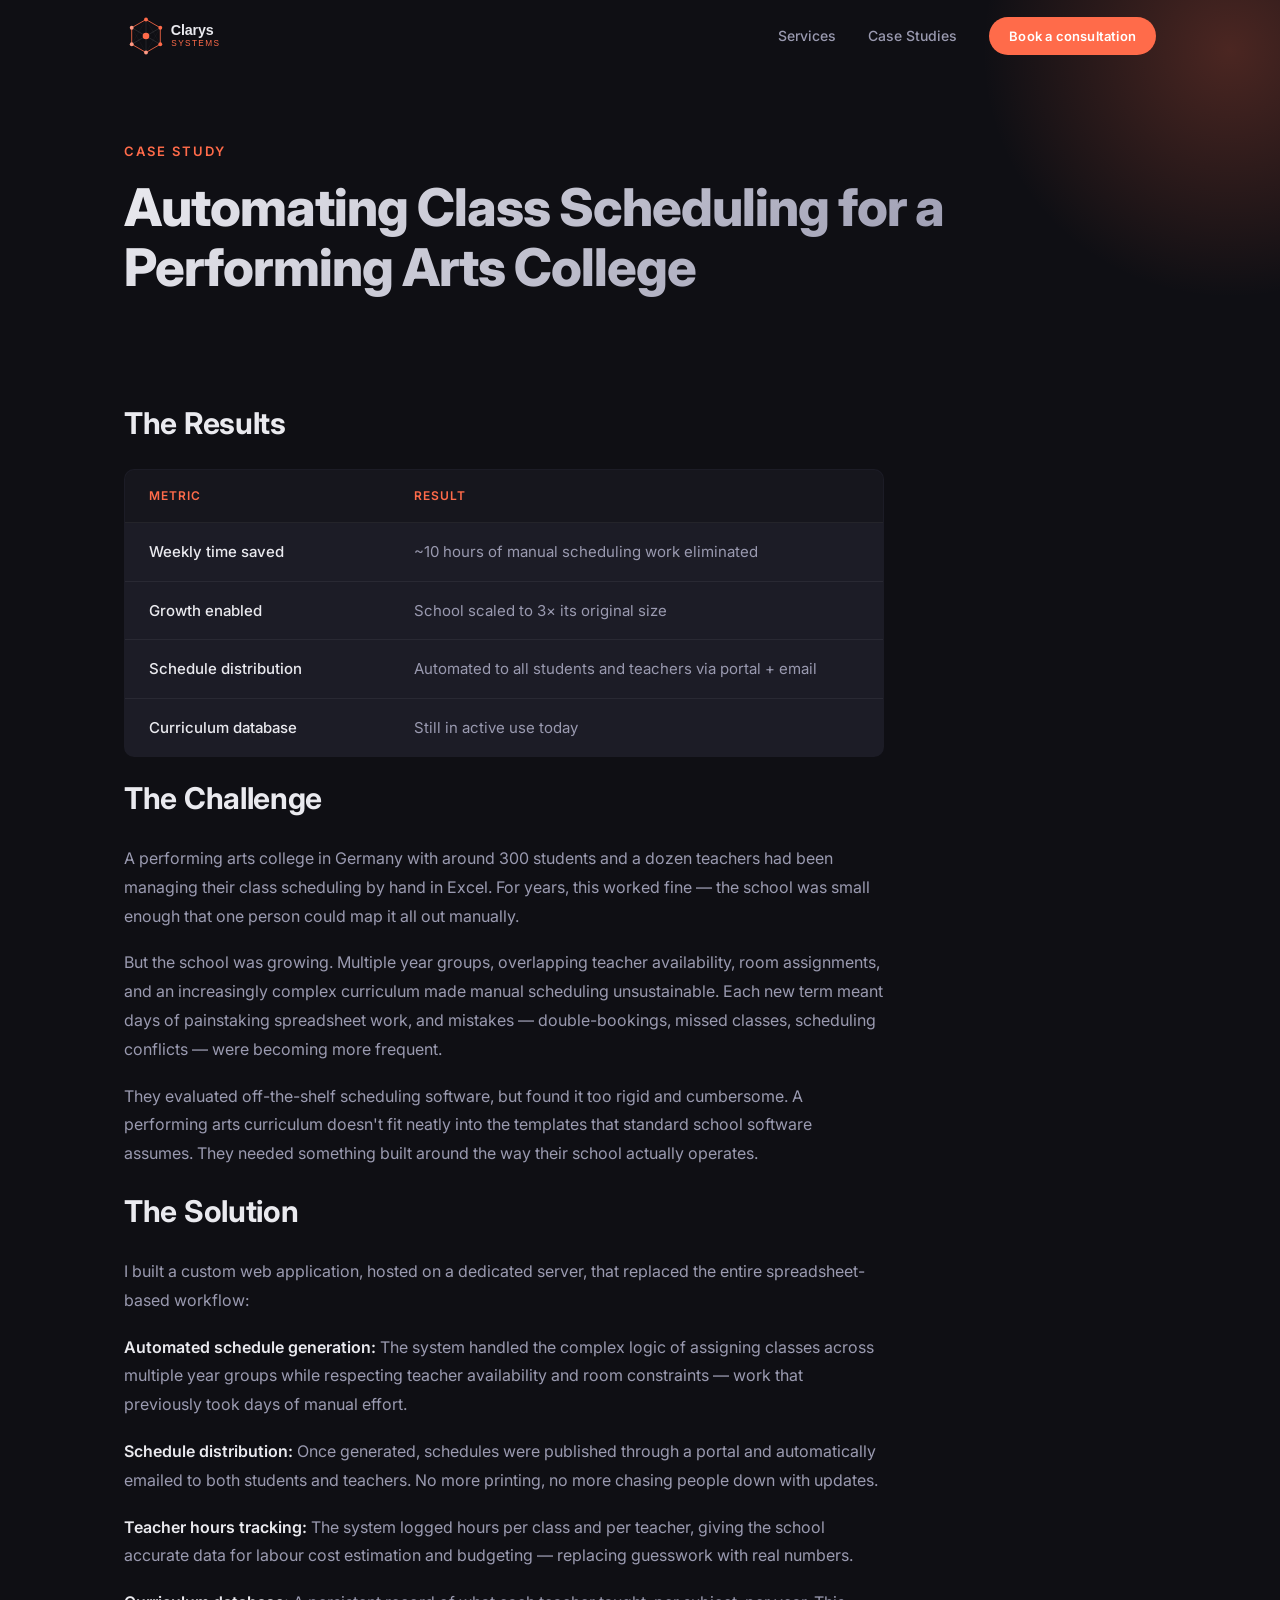
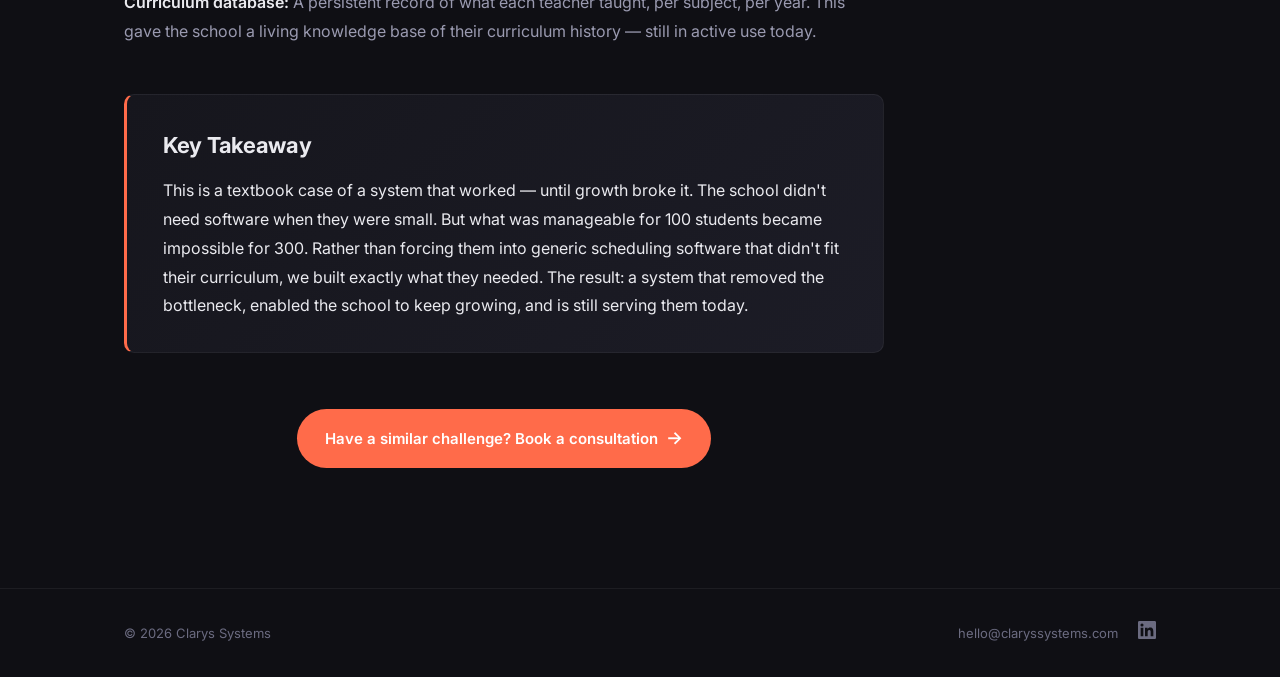
<file: case-study-scheduling.html>
<!DOCTYPE html>
<html lang="en">
<head>
  <meta charset="UTF-8">
  <meta name="viewport" content="width=device-width, initial-scale=1.0">
  <title>Case Study: Class Scheduling Automation — Clarys Systems</title>
  <meta name="description" content="How we built a custom scheduling system for a performing arts college in Germany, enabling 3x growth and saving 10 hours per week.">
  <meta property="og:title" content="Case Study: Automating Class Scheduling for a Performing Arts College">
  <meta property="og:description" content="3x growth enabled. 10 hours saved per week. Curriculum database still in use today.">
  <meta property="og:type" content="article">
  <meta property="og:image" content="og-image.png">
  <link rel="icon" href="logo-clarys-dark.svg" type="image/svg+xml">
  <link rel="preconnect" href="https://fonts.googleapis.com">
  <link rel="preconnect" href="https://fonts.gstatic.com" crossorigin>
  <link href="https://fonts.googleapis.com/css2?family=Inter:wght@400;500;600;700;800&display=swap" rel="stylesheet">
  <link rel="stylesheet" href="css/landing.css">
</head>
<body>

  <!-- NAV -->
  <nav class="nav" role="navigation" aria-label="Main navigation">
    <div class="nav-inner container">
      <a href="index.html" class="nav-brand"><img src="logo-clarys-dark.svg" alt="Clarys Systems" class="nav-logo"></a>
      <div class="nav-right">
        <div class="nav-links">
          <a href="index.html#services">Services</a>
          <a href="index.html#proof">Case Studies</a>
          <a href="https://calendar.app.google/nf94Vs2CCMXuQfKP9" target="_blank" rel="noopener" class="nav-cta">Book a consultation</a>
        </div>
        <button class="nav-toggle" aria-label="Toggle menu" aria-expanded="false">
          <span></span><span></span><span></span>
        </button>
      </div>
    </div>
    <div class="nav-overlay"></div>
  </nav>

  <!-- ARTICLE HERO -->
  <section class="article-hero">
    <div class="container">
      <p class="section-label">Case Study</p>
      <h1>Automating Class Scheduling for a Performing Arts College</h1>
    </div>
  </section>

  <!-- ARTICLE CONTENT -->
  <section class="article-section">
    <div class="container">
      <div class="article-content">

        <div class="fade-up">
          <h2>The Results</h2>
          <table class="results-table">
            <thead>
              <tr>
                <th>Metric</th>
                <th>Result</th>
              </tr>
            </thead>
            <tbody>
              <tr>
                <td>Weekly time saved</td>
                <td>~10 hours of manual scheduling work eliminated</td>
              </tr>
              <tr>
                <td>Growth enabled</td>
                <td>School scaled to 3&times; its original size</td>
              </tr>
              <tr>
                <td>Schedule distribution</td>
                <td>Automated to all students and teachers via portal + email</td>
              </tr>
              <tr>
                <td>Curriculum database</td>
                <td>Still in active use today</td>
              </tr>
            </tbody>
          </table>
        </div>

        <div class="fade-up">
          <h2>The Challenge</h2>
          <p>A performing arts college in Germany with around 300 students and a dozen teachers had been managing their class scheduling by hand in Excel. For years, this worked fine &mdash; the school was small enough that one person could map it all out manually.</p>
          <p>But the school was growing. Multiple year groups, overlapping teacher availability, room assignments, and an increasingly complex curriculum made manual scheduling unsustainable. Each new term meant days of painstaking spreadsheet work, and mistakes &mdash; double-bookings, missed classes, scheduling conflicts &mdash; were becoming more frequent.</p>
          <p>They evaluated off-the-shelf scheduling software, but found it too rigid and cumbersome. A performing arts curriculum doesn't fit neatly into the templates that standard school software assumes. They needed something built around the way their school actually operates.</p>
        </div>

        <div class="fade-up">
          <h2>The Solution</h2>
          <p>I built a custom web application, hosted on a dedicated server, that replaced the entire spreadsheet-based workflow:</p>
          <p><strong>Automated schedule generation:</strong> The system handled the complex logic of assigning classes across multiple year groups while respecting teacher availability and room constraints &mdash; work that previously took days of manual effort.</p>
          <p><strong>Schedule distribution:</strong> Once generated, schedules were published through a portal and automatically emailed to both students and teachers. No more printing, no more chasing people down with updates.</p>
          <p><strong>Teacher hours tracking:</strong> The system logged hours per class and per teacher, giving the school accurate data for labour cost estimation and budgeting &mdash; replacing guesswork with real numbers.</p>
          <p><strong>Curriculum database:</strong> A persistent record of what each teacher taught, per subject, per year. This gave the school a living knowledge base of their curriculum history &mdash; still in active use today.</p>
        </div>

        <div class="takeaway fade-up">
          <h2>Key Takeaway</h2>
          <p>This is a textbook case of a system that worked &mdash; until growth broke it. The school didn't need software when they were small. But what was manageable for 100 students became impossible for 300. Rather than forcing them into generic scheduling software that didn't fit their curriculum, we built exactly what they needed. The result: a system that removed the bottleneck, enabled the school to keep growing, and is still serving them today.</p>
        </div>

        <div class="article-cta fade-up">
          <a href="https://calendar.app.google/nf94Vs2CCMXuQfKP9" target="_blank" rel="noopener" class="btn btn-primary">
            Have a similar challenge? Book a consultation
            <span class="arrow">&rarr;</span>
          </a>
        </div>

      </div>
    </div>
  </section>

  <!-- FOOTER -->
  <footer class="footer">
    <div class="container footer-inner">
      <p class="footer-copy">&copy; 2026 Clarys Systems</p>
      <div class="footer-links">
        <a href="mailto:hello@claryssystems.com">hello@claryssystems.com</a>
        <a href="https://linkedin.com/in/johnnylloyd" target="_blank" rel="noopener" aria-label="LinkedIn">
          <svg xmlns="http://www.w3.org/2000/svg" width="18" height="18" viewBox="0 0 24 24" fill="currentColor"><path d="M20.447 20.452h-3.554v-5.569c0-1.328-.027-3.037-1.852-3.037-1.853 0-2.136 1.445-2.136 2.939v5.667H9.351V9h3.414v1.561h.046c.477-.9 1.637-1.85 3.37-1.85 3.601 0 4.267 2.37 4.267 5.455v6.286zM5.337 7.433a2.062 2.062 0 0 1-2.063-2.065 2.064 2.064 0 1 1 2.063 2.065zm1.782 13.019H3.555V9h3.564v11.452zM22.225 0H1.771C.792 0 0 .774 0 1.729v20.542C0 23.227.792 24 1.771 24h20.451C23.2 24 24 23.227 24 22.271V1.729C24 .774 23.2 0 22.222 0h.003z"/></svg>
        </a>
      </div>
    </div>
  </footer>

  <script src="js/landing.js"></script>
</body>
</html>
</file>
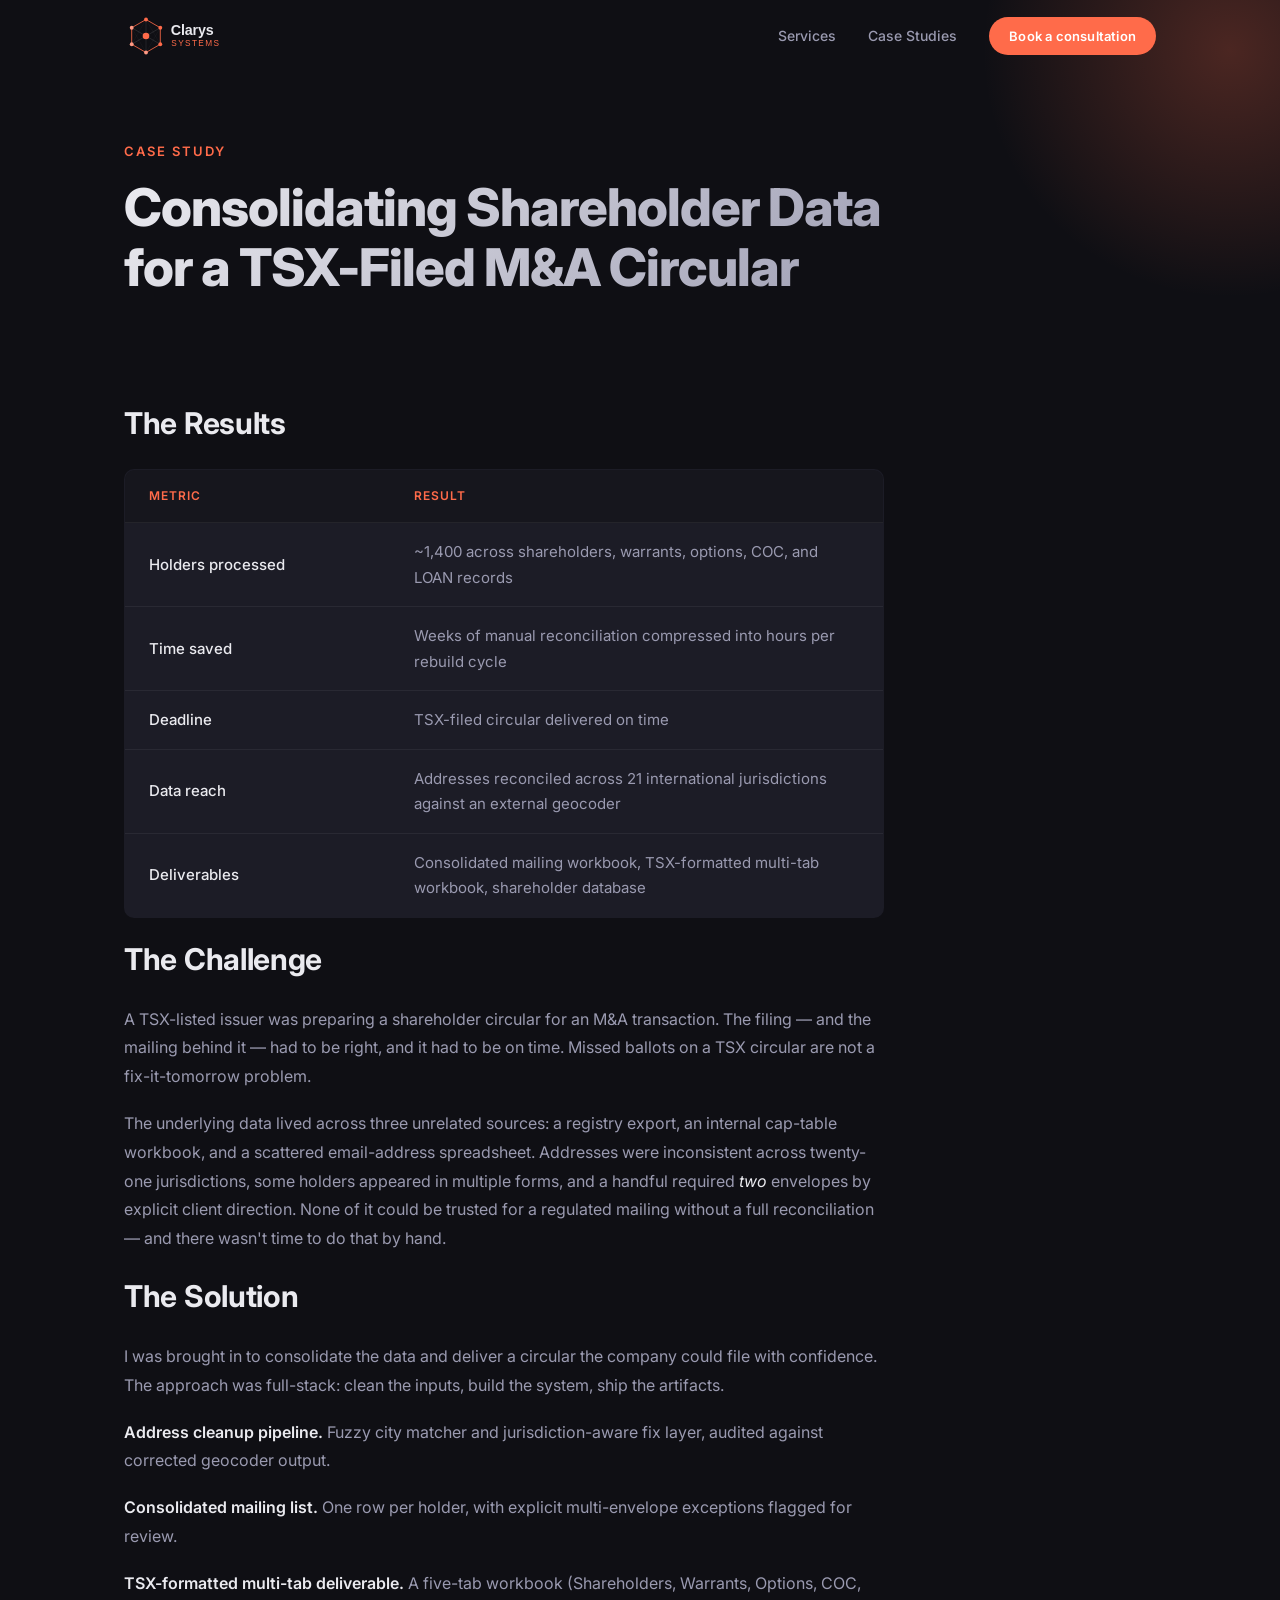
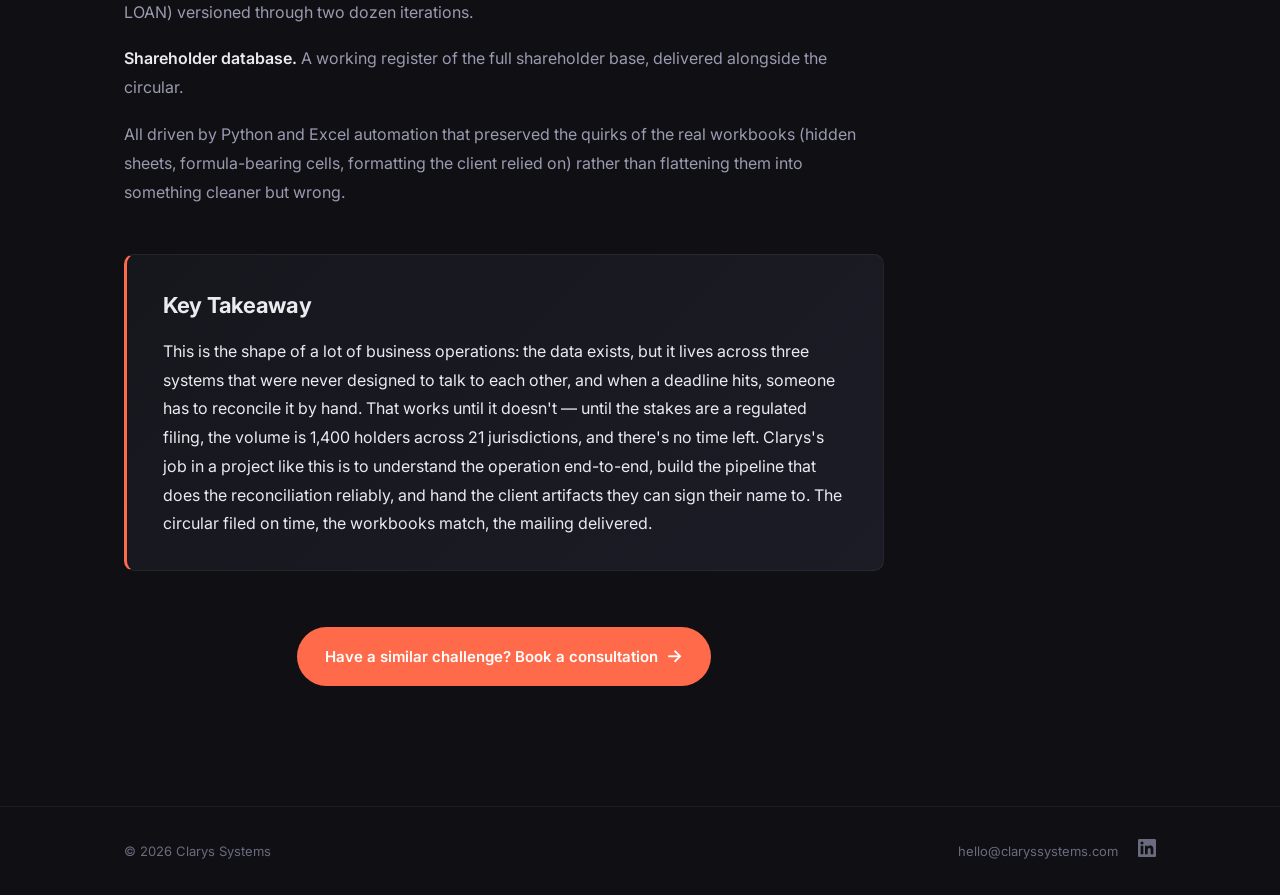
<file: case-study-shareholder-circular.html>
<!DOCTYPE html>
<html lang="en">
<head>
  <meta charset="UTF-8">
  <meta name="viewport" content="width=device-width, initial-scale=1.0">
  <title>Case Study: Shareholder Circular for a TSX-Filed M&amp;A Transaction — Clarys Systems</title>
  <meta name="description" content="How fragmented shareholder and mailing data for a TSX-listed issuer were consolidated into a filed circular on deadline — 1,400 holders across 21 jurisdictions.">
  <meta property="og:title" content="Case Study: Consolidating Shareholder Data for a TSX-Filed M&A Circular">
  <meta property="og:description" content="1,400 holders across 21 jurisdictions, reconciled into one mailable deliverable. TSX circular filed on time.">
  <meta property="og:type" content="article">
  <meta property="og:image" content="og-image.png">
  <link rel="icon" href="logo-clarys-dark.svg" type="image/svg+xml">
  <link rel="preconnect" href="https://fonts.googleapis.com">
  <link rel="preconnect" href="https://fonts.gstatic.com" crossorigin>
  <link href="https://fonts.googleapis.com/css2?family=Inter:wght@400;500;600;700;800&display=swap" rel="stylesheet">
  <link rel="stylesheet" href="css/landing.css">
</head>
<body>

  <!-- NAV -->
  <nav class="nav" role="navigation" aria-label="Main navigation">
    <div class="nav-inner container">
      <a href="index.html" class="nav-brand"><img src="logo-clarys-dark.svg" alt="Clarys Systems" class="nav-logo"></a>
      <div class="nav-right">
        <div class="nav-links">
          <a href="index.html#services">Services</a>
          <a href="index.html#proof">Case Studies</a>
          <a href="https://calendar.app.google/nf94Vs2CCMXuQfKP9" target="_blank" rel="noopener" class="nav-cta">Book a consultation</a>
        </div>
        <button class="nav-toggle" aria-label="Toggle menu" aria-expanded="false">
          <span></span><span></span><span></span>
        </button>
      </div>
    </div>
    <div class="nav-overlay"></div>
  </nav>

  <!-- ARTICLE HERO -->
  <section class="article-hero">
    <div class="container">
      <p class="section-label">Case Study</p>
      <h1>Consolidating Shareholder Data for a TSX-Filed M&amp;A Circular</h1>
    </div>
  </section>

  <!-- ARTICLE CONTENT -->
  <section class="article-section">
    <div class="container">
      <div class="article-content">

        <div class="fade-up">
          <h2>The Results</h2>
          <table class="results-table">
            <thead>
              <tr>
                <th>Metric</th>
                <th>Result</th>
              </tr>
            </thead>
            <tbody>
              <tr>
                <td>Holders processed</td>
                <td>~1,400 across shareholders, warrants, options, COC, and LOAN records</td>
              </tr>
              <tr>
                <td>Time saved</td>
                <td>Weeks of manual reconciliation compressed into hours per rebuild cycle</td>
              </tr>
              <tr>
                <td>Deadline</td>
                <td>TSX-filed circular delivered on time</td>
              </tr>
              <tr>
                <td>Data reach</td>
                <td>Addresses reconciled across 21 international jurisdictions against an external geocoder</td>
              </tr>
              <tr>
                <td>Deliverables</td>
                <td>Consolidated mailing workbook, TSX-formatted multi-tab workbook, shareholder database</td>
              </tr>
            </tbody>
          </table>
        </div>

        <div class="fade-up">
          <h2>The Challenge</h2>
          <p>A TSX-listed issuer was preparing a shareholder circular for an M&amp;A transaction. The filing &mdash; and the mailing behind it &mdash; had to be right, and it had to be on time. Missed ballots on a TSX circular are not a fix-it-tomorrow problem.</p>
          <p>The underlying data lived across three unrelated sources: a registry export, an internal cap-table workbook, and a scattered email-address spreadsheet. Addresses were inconsistent across twenty-one jurisdictions, some holders appeared in multiple forms, and a handful required <em>two</em> envelopes by explicit client direction. None of it could be trusted for a regulated mailing without a full reconciliation &mdash; and there wasn't time to do that by hand.</p>
        </div>

        <div class="fade-up">
          <h2>The Solution</h2>
          <p>I was brought in to consolidate the data and deliver a circular the company could file with confidence. The approach was full-stack: clean the inputs, build the system, ship the artifacts.</p>
          <p><strong>Address cleanup pipeline.</strong> Fuzzy city matcher and jurisdiction-aware fix layer, audited against corrected geocoder output.</p>
          <p><strong>Consolidated mailing list.</strong> One row per holder, with explicit multi-envelope exceptions flagged for review.</p>
          <p><strong>TSX-formatted multi-tab deliverable.</strong> A five-tab workbook (Shareholders, Warrants, Options, COC, LOAN) versioned through two dozen iterations.</p>
          <p><strong>Shareholder database.</strong> A working register of the full shareholder base, delivered alongside the circular.</p>
          <p>All driven by Python and Excel automation that preserved the quirks of the real workbooks (hidden sheets, formula-bearing cells, formatting the client relied on) rather than flattening them into something cleaner but wrong.</p>
        </div>

        <div class="takeaway fade-up">
          <h2>Key Takeaway</h2>
          <p>This is the shape of a lot of business operations: the data exists, but it lives across three systems that were never designed to talk to each other, and when a deadline hits, someone has to reconcile it by hand. That works until it doesn't &mdash; until the stakes are a regulated filing, the volume is 1,400 holders across 21 jurisdictions, and there's no time left. Clarys's job in a project like this is to understand the operation end-to-end, build the pipeline that does the reconciliation reliably, and hand the client artifacts they can sign their name to. The circular filed on time, the workbooks match, the mailing delivered.</p>
        </div>

        <div class="article-cta fade-up">
          <a href="https://calendar.app.google/nf94Vs2CCMXuQfKP9" target="_blank" rel="noopener" class="btn btn-primary">
            Have a similar challenge? Book a consultation
            <span class="arrow">&rarr;</span>
          </a>
        </div>

      </div>
    </div>
  </section>

  <!-- FOOTER -->
  <footer class="footer">
    <div class="container footer-inner">
      <p class="footer-copy">&copy; 2026 Clarys Systems</p>
      <div class="footer-links">
        <a href="mailto:hello@claryssystems.com">hello@claryssystems.com</a>
        <a href="https://linkedin.com/in/johnnylloyd" target="_blank" rel="noopener" aria-label="LinkedIn">
          <svg xmlns="http://www.w3.org/2000/svg" width="18" height="18" viewBox="0 0 24 24" fill="currentColor"><path d="M20.447 20.452h-3.554v-5.569c0-1.328-.027-3.037-1.852-3.037-1.853 0-2.136 1.445-2.136 2.939v5.667H9.351V9h3.414v1.561h.046c.477-.9 1.637-1.85 3.37-1.85 3.601 0 4.267 2.37 4.267 5.455v6.286zM5.337 7.433a2.062 2.062 0 0 1-2.063-2.065 2.064 2.064 0 1 1 2.063 2.065zm1.782 13.019H3.555V9h3.564v11.452zM22.225 0H1.771C.792 0 0 .774 0 1.729v20.542C0 23.227.792 24 1.771 24h20.451C23.2 24 24 23.227 24 22.271V1.729C24 .774 23.2 0 22.222 0h.003z"/></svg>
        </a>
      </div>
    </div>
  </footer>

  <script src="js/landing.js"></script>
</body>
</html>
</file>
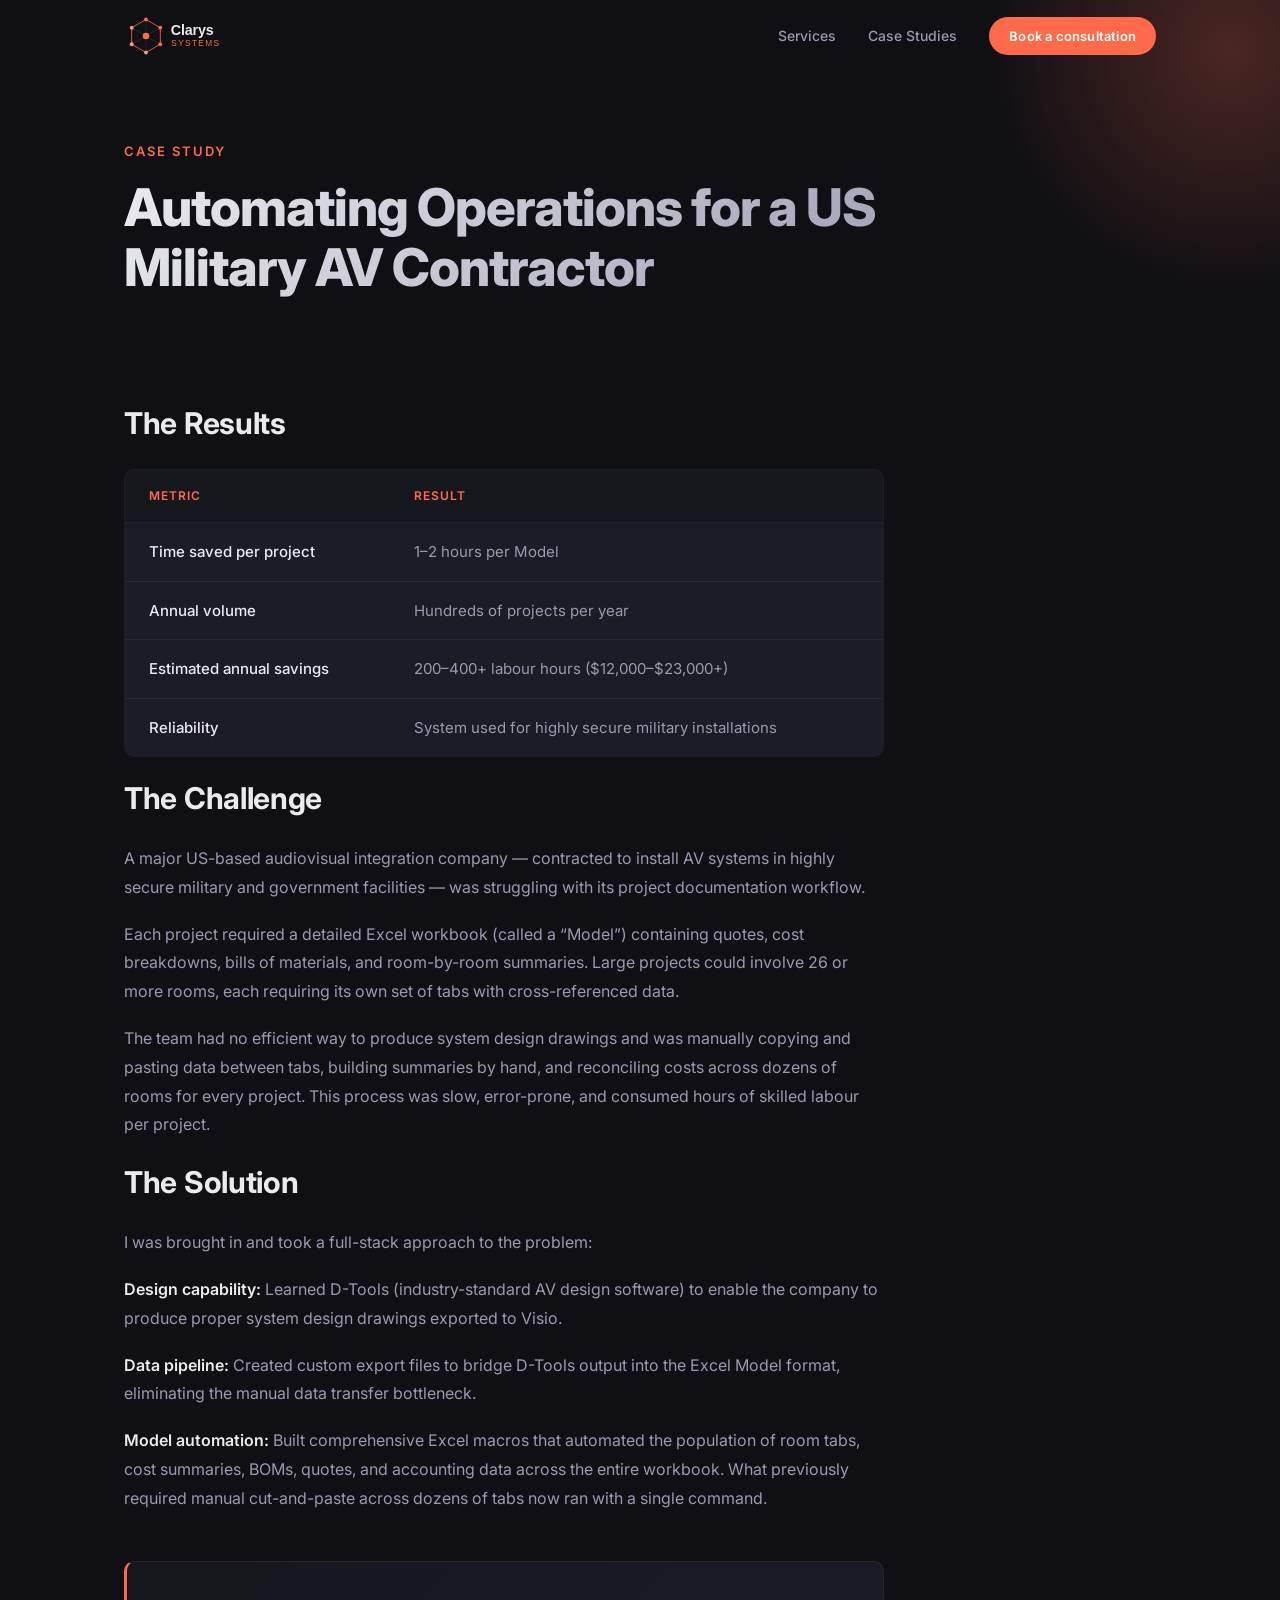
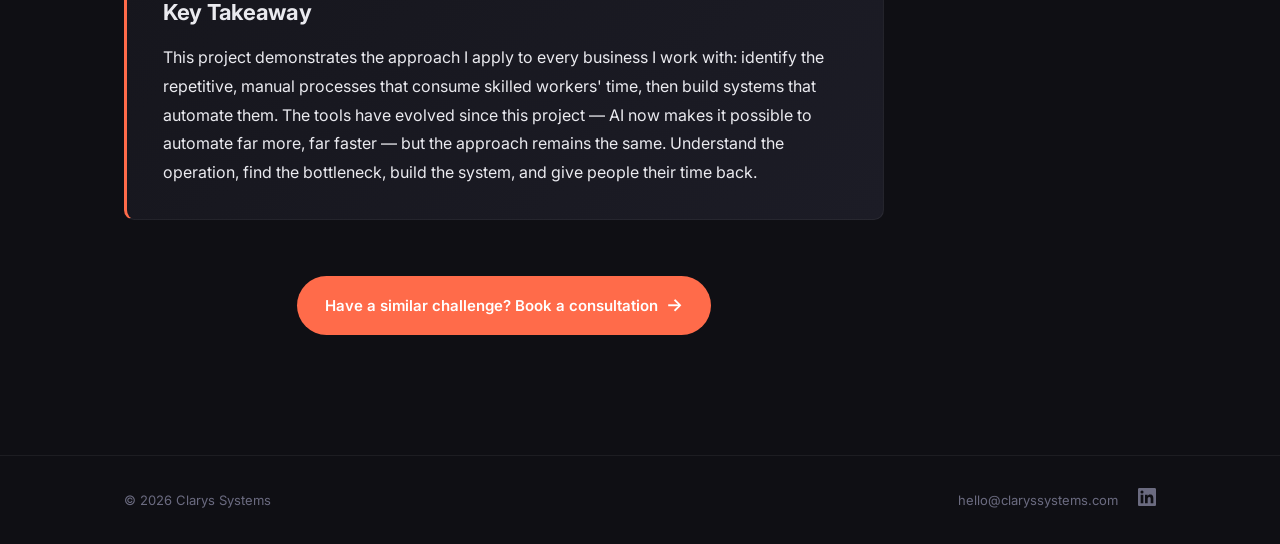
<file: case-study.html>
<!DOCTYPE html>
<html lang="en">
<head>
  <meta charset="UTF-8">
  <meta name="viewport" content="width=device-width, initial-scale=1.0">
  <title>Case Study: Automating a US Military AV Contractor — Clarys Systems</title>
  <meta name="description" content="How we automated operations for a US military AV contractor, saving 400+ hours per year and deploying systems used in highly secure military installations.">
  <meta property="og:title" content="Case Study: Automating Operations for a US Military AV Contractor">
  <meta property="og:description" content="400+ hours saved per year. Systems deployed in highly secure military installations.">
  <meta property="og:type" content="article">
  <meta property="og:image" content="og-image.png">
  <link rel="icon" href="logo-clarys-dark.svg" type="image/svg+xml">
  <link rel="preconnect" href="https://fonts.googleapis.com">
  <link rel="preconnect" href="https://fonts.gstatic.com" crossorigin>
  <link href="https://fonts.googleapis.com/css2?family=Inter:wght@400;500;600;700;800&display=swap" rel="stylesheet">
  <link rel="stylesheet" href="css/landing.css">
</head>
<body>

  <!-- NAV -->
  <nav class="nav" role="navigation" aria-label="Main navigation">
    <div class="nav-inner container">
      <a href="index.html" class="nav-brand"><img src="logo-clarys-dark.svg" alt="Clarys Systems" class="nav-logo"></a>
      <div class="nav-right">
        <div class="nav-links">
          <a href="index.html#services">Services</a>
          <a href="index.html#proof">Case Studies</a>
          <a href="https://calendar.app.google/nf94Vs2CCMXuQfKP9" target="_blank" rel="noopener" class="nav-cta">Book a consultation</a>
        </div>
        <button class="nav-toggle" aria-label="Toggle menu" aria-expanded="false">
          <span></span><span></span><span></span>
        </button>
      </div>
    </div>
    <div class="nav-overlay"></div>
  </nav>

  <!-- ARTICLE HERO -->
  <section class="article-hero">
    <div class="container">
      <p class="section-label">Case Study</p>
      <h1>Automating Operations for a US Military AV Contractor</h1>
    </div>
  </section>

  <!-- ARTICLE CONTENT -->
  <section class="article-section">
    <div class="container">
      <div class="article-content">

        <div class="fade-up">
          <h2>The Results</h2>
          <table class="results-table">
            <thead>
              <tr>
                <th>Metric</th>
                <th>Result</th>
              </tr>
            </thead>
            <tbody>
              <tr>
                <td>Time saved per project</td>
                <td>1&ndash;2 hours per Model</td>
              </tr>
              <tr>
                <td>Annual volume</td>
                <td>Hundreds of projects per year</td>
              </tr>
              <tr>
                <td>Estimated annual savings</td>
                <td>200&ndash;400+ labour hours ($12,000&ndash;$23,000+)</td>
              </tr>
              <tr>
                <td>Reliability</td>
                <td>System used for highly secure military installations</td>
              </tr>
            </tbody>
          </table>
        </div>

        <div class="fade-up">
          <h2>The Challenge</h2>
          <p>A major US-based audiovisual integration company &mdash; contracted to install AV systems in highly secure military and government facilities &mdash; was struggling with its project documentation workflow.</p>
          <p>Each project required a detailed Excel workbook (called a &ldquo;Model&rdquo;) containing quotes, cost breakdowns, bills of materials, and room-by-room summaries. Large projects could involve 26 or more rooms, each requiring its own set of tabs with cross-referenced data.</p>
          <p>The team had no efficient way to produce system design drawings and was manually copying and pasting data between tabs, building summaries by hand, and reconciling costs across dozens of rooms for every project. This process was slow, error-prone, and consumed hours of skilled labour per project.</p>
        </div>

        <div class="fade-up">
          <h2>The Solution</h2>
          <p>I was brought in and took a full-stack approach to the problem:</p>
          <p><strong>Design capability:</strong> Learned D-Tools (industry-standard AV design software) to enable the company to produce proper system design drawings exported to Visio.</p>
          <p><strong>Data pipeline:</strong> Created custom export files to bridge D-Tools output into the Excel Model format, eliminating the manual data transfer bottleneck.</p>
          <p><strong>Model automation:</strong> Built comprehensive Excel macros that automated the population of room tabs, cost summaries, BOMs, quotes, and accounting data across the entire workbook. What previously required manual cut-and-paste across dozens of tabs now ran with a single command.</p>
        </div>

        <div class="takeaway fade-up">
          <h2>Key Takeaway</h2>
          <p>This project demonstrates the approach I apply to every business I work with: identify the repetitive, manual processes that consume skilled workers' time, then build systems that automate them. The tools have evolved since this project &mdash; AI now makes it possible to automate far more, far faster &mdash; but the approach remains the same. Understand the operation, find the bottleneck, build the system, and give people their time back.</p>
        </div>

        <div class="article-cta fade-up">
          <a href="https://calendar.app.google/nf94Vs2CCMXuQfKP9" target="_blank" rel="noopener" class="btn btn-primary">
            Have a similar challenge? Book a consultation
            <span class="arrow">&rarr;</span>
          </a>
        </div>

      </div>
    </div>
  </section>

  <!-- FOOTER -->
  <footer class="footer">
    <div class="container footer-inner">
      <p class="footer-copy">&copy; 2026 Clarys Systems</p>
      <div class="footer-links">
        <a href="mailto:hello@claryssystems.com">hello@claryssystems.com</a>
        <a href="https://linkedin.com/in/johnnylloyd" target="_blank" rel="noopener" aria-label="LinkedIn">
          <svg xmlns="http://www.w3.org/2000/svg" width="18" height="18" viewBox="0 0 24 24" fill="currentColor"><path d="M20.447 20.452h-3.554v-5.569c0-1.328-.027-3.037-1.852-3.037-1.853 0-2.136 1.445-2.136 2.939v5.667H9.351V9h3.414v1.561h.046c.477-.9 1.637-1.85 3.37-1.85 3.601 0 4.267 2.37 4.267 5.455v6.286zM5.337 7.433a2.062 2.062 0 0 1-2.063-2.065 2.064 2.064 0 1 1 2.063 2.065zm1.782 13.019H3.555V9h3.564v11.452zM22.225 0H1.771C.792 0 0 .774 0 1.729v20.542C0 23.227.792 24 1.771 24h20.451C23.2 24 24 23.227 24 22.271V1.729C24 .774 23.2 0 22.222 0h.003z"/></svg>
        </a>
      </div>
    </div>
  </footer>

  <script src="js/landing.js"></script>
</body>
</html>
</file>
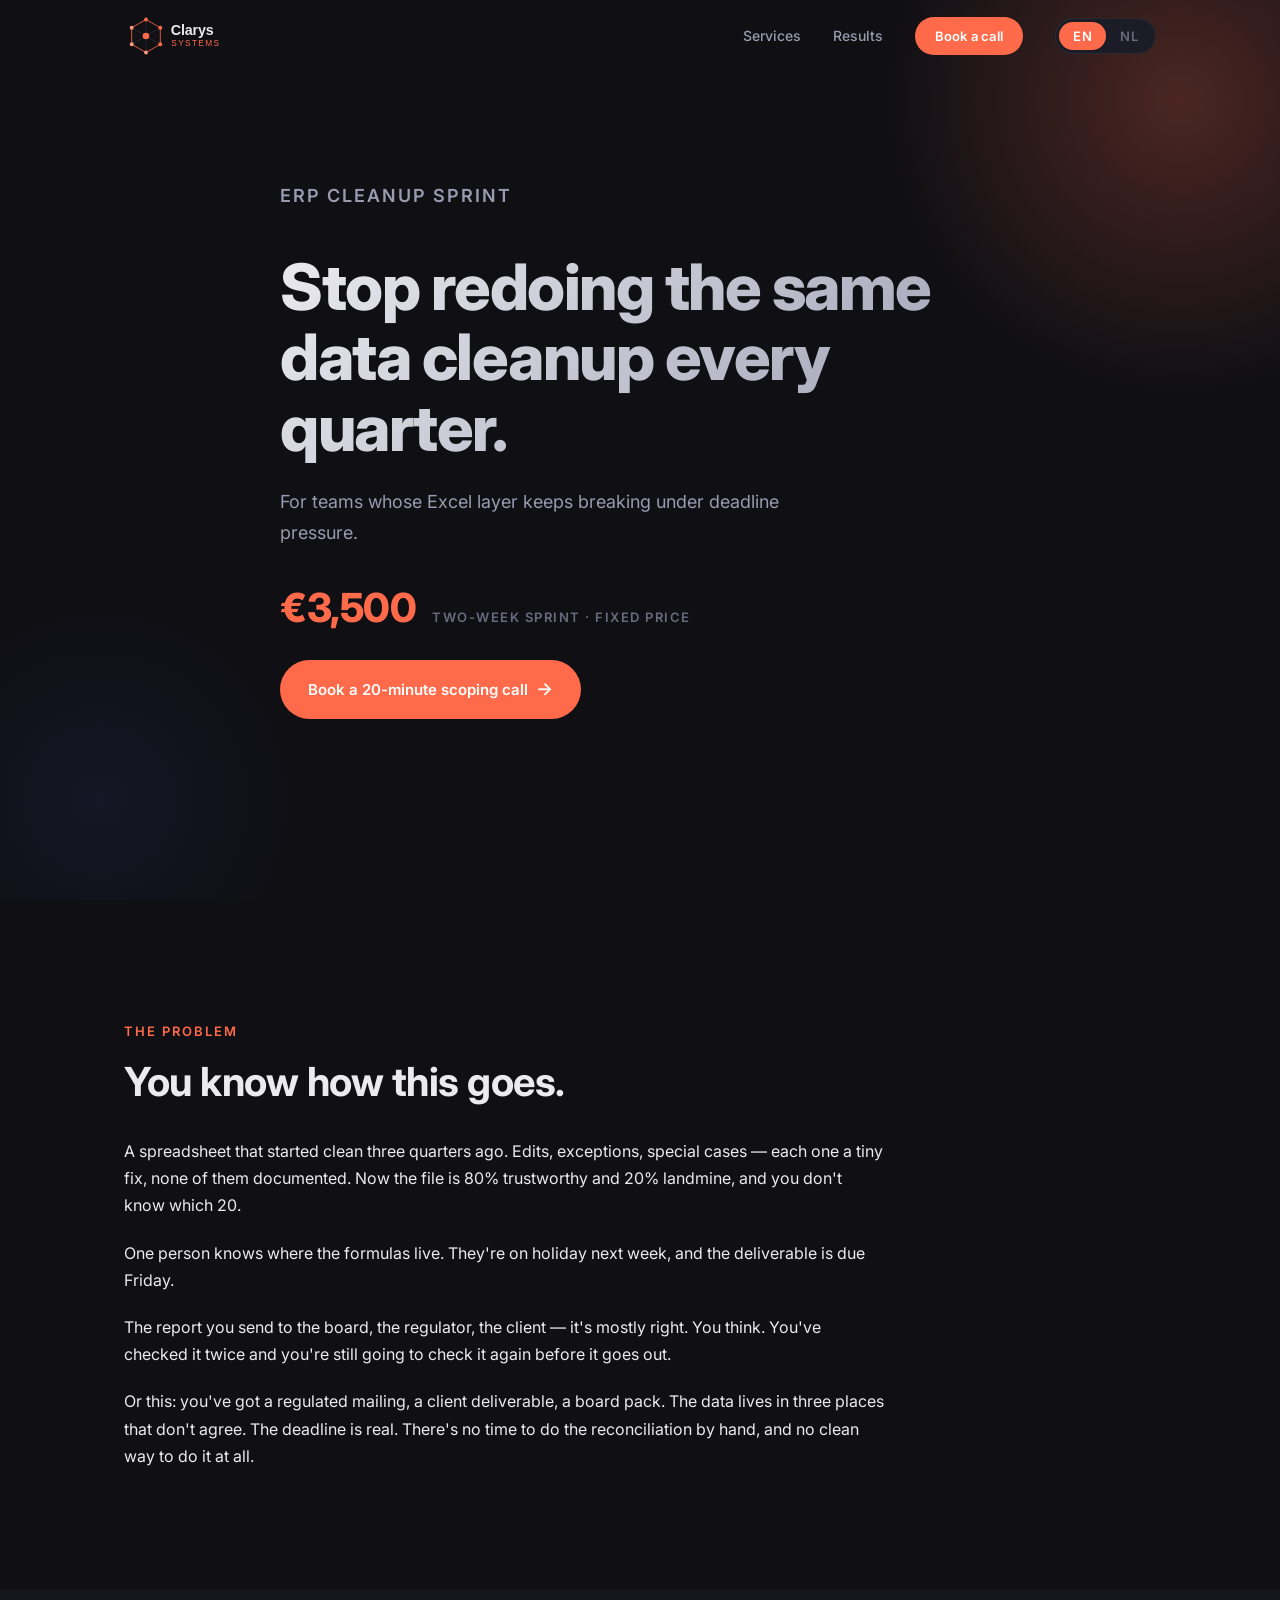
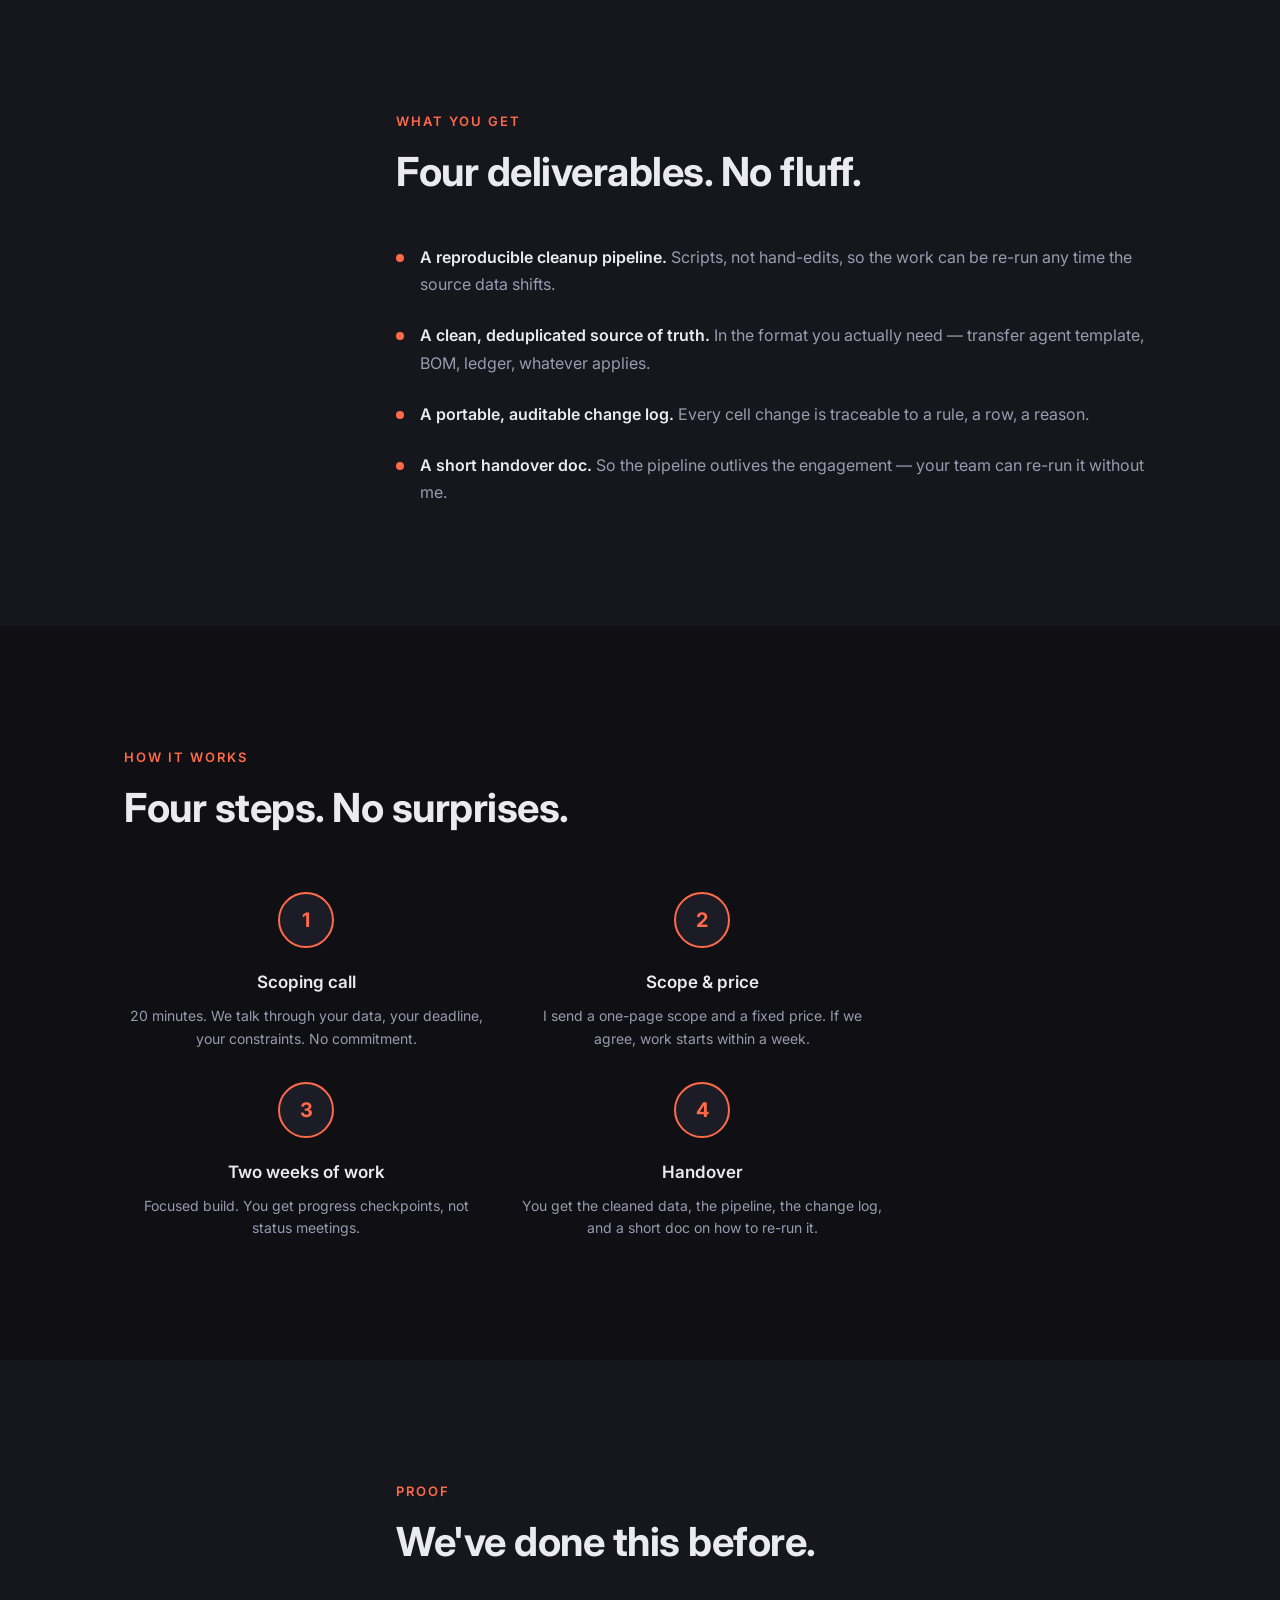
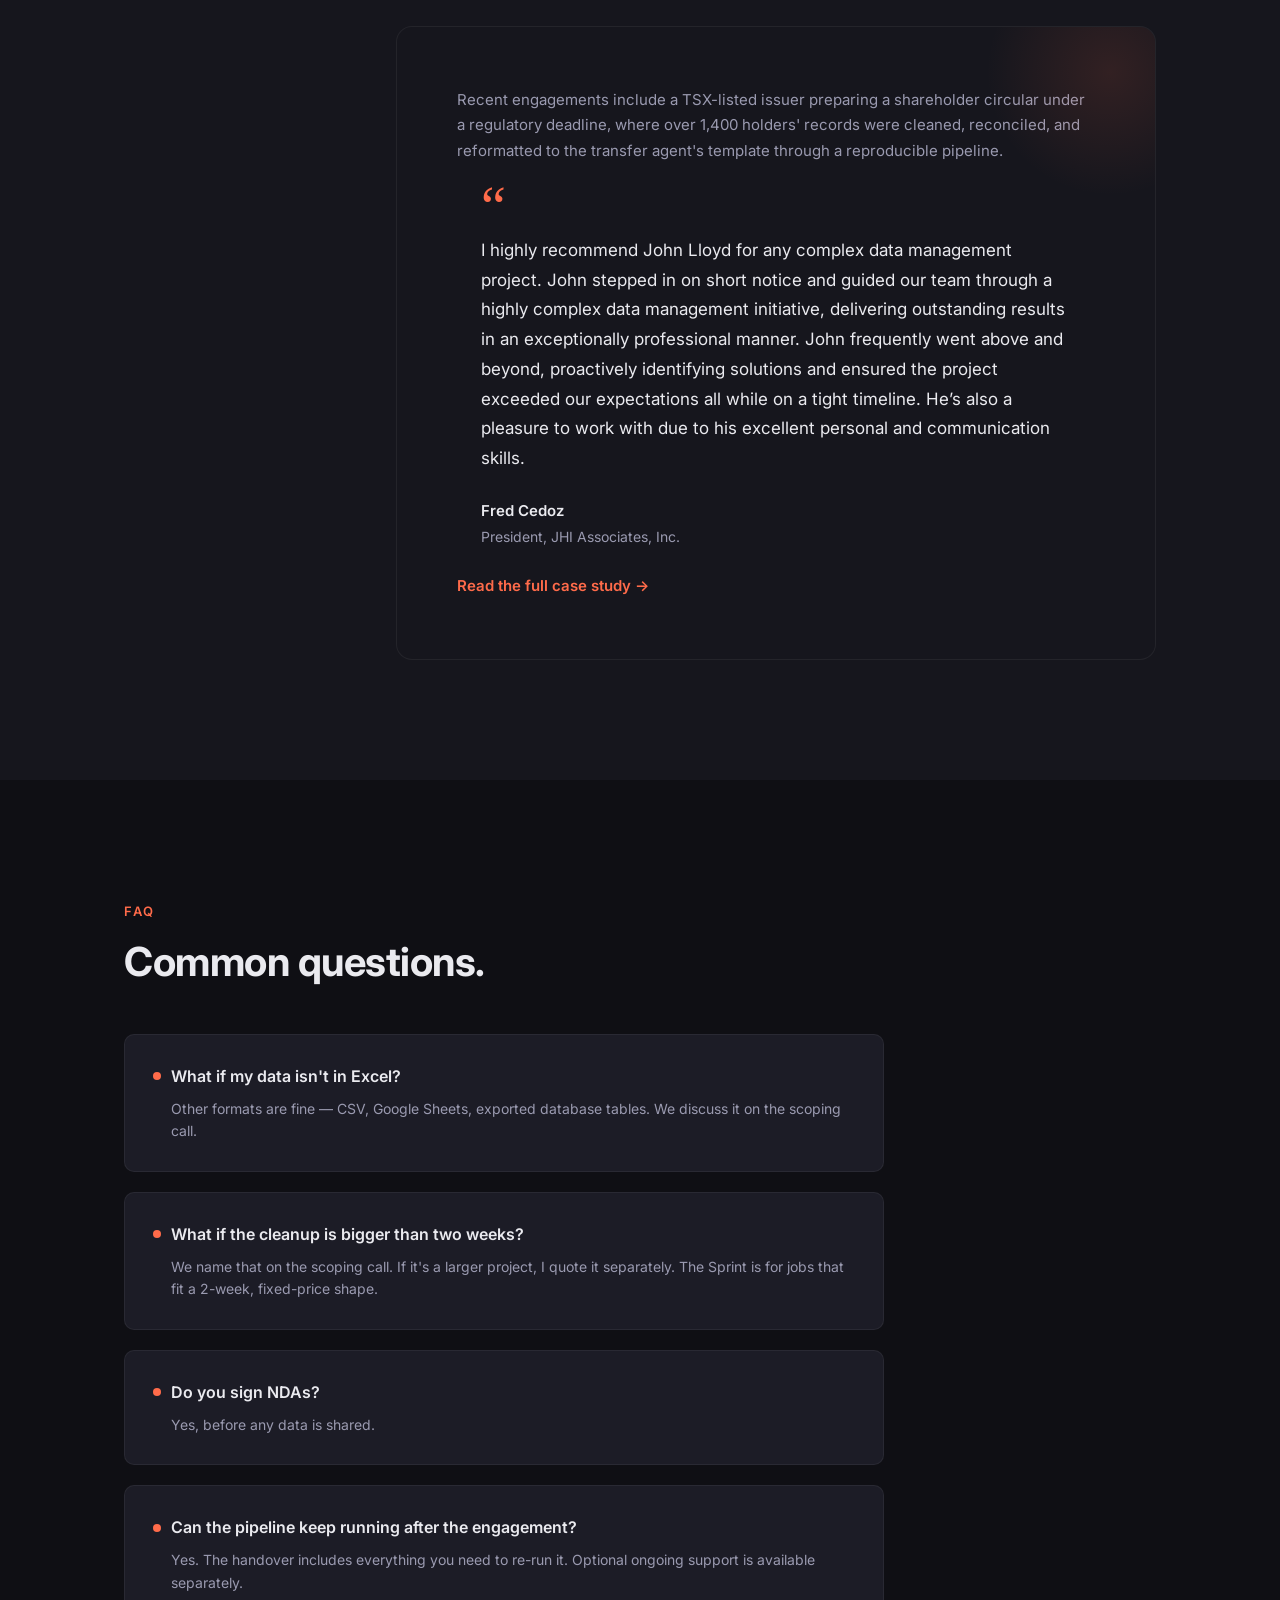
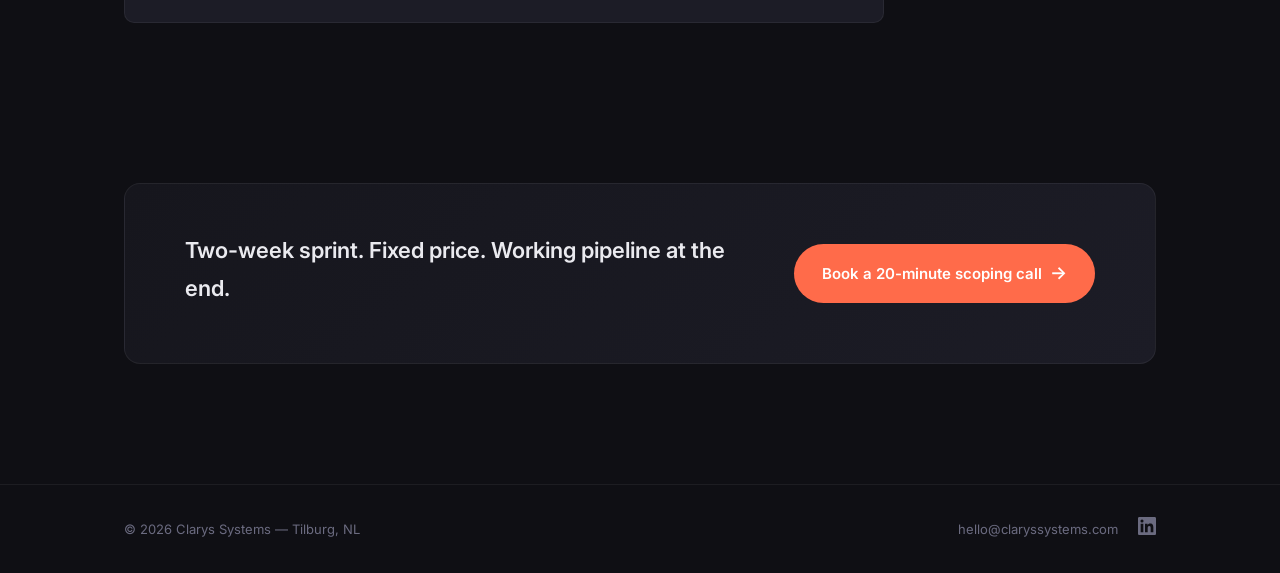
<file: nl/cleanup-sprint.html>
<!DOCTYPE html>
<html lang="en">
<head>
  <meta charset="UTF-8">
  <meta name="viewport" content="width=device-width, initial-scale=1.0">
  <title>ERP Cleanup Sprint &mdash; Two-week, fixed-price data cleanup | Clarys Systems</title>
  <meta name="description" content="Two-week, fixed-price data cleanup for teams facing a regulated filing or deadline-driven deliverable. &euro;3,500. Reproducible pipeline at the end.">
  <meta property="og:title" content="ERP Cleanup Sprint &mdash; Two-week, fixed-price data cleanup">
  <meta property="og:description" content="For teams whose Excel layer keeps breaking under deadline pressure. Two weeks, &euro;3,500, working pipeline at the end.">
  <meta property="og:type" content="website">
  <meta property="og:image" content="https://claryssystems.com/og-image.png">
  <link rel="icon" href="logo-clarys-dark.svg" type="image/svg+xml">
  <link rel="preconnect" href="https://fonts.googleapis.com">
  <link rel="preconnect" href="https://fonts.gstatic.com" crossorigin>
  <link href="https://fonts.googleapis.com/css2?family=Inter:wght@400;500;600;700;800&display=swap" rel="stylesheet">
  <link rel="stylesheet" href="css/styles.css">
  <style>
    /* Page-specific: alternating-side layout */
    .alt-side { max-width: 760px; }
    .alt-right { margin-left: auto; }
    .steps.steps-narrow {
      grid-template-columns: repeat(2, 1fr);
      gap: 32px;
    }
    .steps.steps-narrow::before { display: none; }
    .approach-grid.approach-grid-narrow {
      grid-template-columns: 1fr;
    }
    @media (max-width: 768px) {
      .alt-side { max-width: 100%; }
      .alt-right { margin-left: 0; }
      .steps.steps-narrow { grid-template-columns: 1fr; }
    }
  </style>
</head>
<body>

  <!-- NAV -->
  <nav class="nav" role="navigation" aria-label="Main navigation">
    <div class="nav-inner container">
      <a href="index.html" class="nav-brand"><img src="logo-clarys-dark.svg" alt="Clarys Systems" class="nav-logo"></a>
      <div class="nav-right">
        <div class="nav-links">
          <a href="index.html#services">
            <span data-lang-en>Services</span>
            <span data-lang-nl>Diensten</span>
          </a>
          <a href="index.html#proof">
            <span data-lang-en>Results</span>
            <span data-lang-nl>Resultaten</span>
          </a>
          <a href="https://calendar.app.google/nf94Vs2CCMXuQfKP9" target="_blank" rel="noopener" class="nav-cta">
            <span data-lang-en>Book a call</span>
            <span data-lang-nl>Boek een gesprek</span>
          </a>
          <div class="lang-toggle">
            <button class="lang-btn active" data-lang="en">EN</button>
            <button class="lang-btn" data-lang="nl">NL</button>
          </div>
        </div>
        <div class="lang-toggle lang-toggle-mobile">
          <button class="lang-btn active" data-lang="en">EN</button>
          <button class="lang-btn" data-lang="nl">NL</button>
        </div>
        <button class="nav-toggle" aria-label="Toggle menu" aria-expanded="false">
          <span></span><span></span><span></span>
        </button>
      </div>
    </div>
    <div class="nav-overlay"></div>
  </nav>

  <!-- HERO -->
  <section class="hero">
    <div class="container">
      <div class="hero-content fade-up">
        <p class="hero-label">ERP Cleanup Sprint</p>
        <h1>
          <span data-lang-en>Stop redoing the same data cleanup every quarter.</span>
          <span data-lang-nl>Stop met elk kwartaal dezelfde data-opschoning opnieuw doen.</span>
        </h1>
        <p>
          <span data-lang-en>For teams whose Excel layer keeps breaking under deadline pressure.</span>
          <span data-lang-nl>Voor teams wiens Excel-laag steeds bezwijkt onder tijdsdruk.</span>
        </p>
        <div style="margin-bottom: 32px; display: flex; align-items: baseline; gap: 16px; flex-wrap: wrap;">
          <span style="font-size: 40px; font-weight: 800; color: var(--accent); letter-spacing: -0.5px; line-height: 1;">&euro;3,500</span>
          <span style="font-size: 13px; color: var(--text-muted); text-transform: uppercase; letter-spacing: 1.5px; font-weight: 600;">
            <span data-lang-en>two-week sprint &middot; fixed price</span>
            <span data-lang-nl>sprint van twee weken &middot; vaste prijs</span>
          </span>
        </div>
        <div class="hero-actions">
          <a href="https://calendar.app.google/nf94Vs2CCMXuQfKP9" target="_blank" rel="noopener" class="btn btn-primary">
            <span data-lang-en>Book a 20-minute scoping call</span>
            <span data-lang-nl>Boek een scoping-gesprek van 20 minuten</span>
            <span class="arrow">&rarr;</span>
          </a>
        </div>
      </div>
    </div>
  </section>

  <!-- THE PROBLEM -->
  <section class="section" id="problem">
    <div class="container">
      <div class="fade-up" style="max-width: 760px;">
        <p class="section-label">
          <span data-lang-en>The problem</span>
          <span data-lang-nl>Het probleem</span>
        </p>
        <h2>
          <span data-lang-en>You know how this goes.</span>
          <span data-lang-nl>Je kent dit patroon.</span>
        </h2>
        <p style="margin-top: 32px;">
          <span data-lang-en>A spreadsheet that started clean three quarters ago. Edits, exceptions, special cases &mdash; each one a tiny fix, none of them documented. Now the file is 80&percnt; trustworthy and 20&percnt; landmine, and you don't know which 20.</span>
          <span data-lang-nl>Een spreadsheet die drie kwartalen geleden schoon begon. Aanpassingen, uitzonderingen, speciale gevallen &mdash; elk een kleine fix, niets gedocumenteerd. Nu is het bestand voor 80&percnt; betrouwbaar en voor 20&percnt; een mijnenveld, en je weet niet welke 20.</span>
        </p>
        <p style="margin-top: 20px;">
          <span data-lang-en>One person knows where the formulas live. They're on holiday next week, and the deliverable is due Friday.</span>
          <span data-lang-nl>&Eacute;&eacute;n persoon weet waar de formules staan. Die is volgende week op vakantie, en de deadline is vrijdag.</span>
        </p>
        <p style="margin-top: 20px;">
          <span data-lang-en>The report you send to the board, the regulator, the client &mdash; it's mostly right. You think. You've checked it twice and you're still going to check it again before it goes out.</span>
          <span data-lang-nl>Het rapport dat je naar het bestuur, de toezichthouder of de klant stuurt &mdash; het klopt grotendeels. Denk je. Je hebt het twee keer gecontroleerd en gaat het nog een keer nakijken voordat het de deur uit gaat.</span>
        </p>
        <p style="margin-top: 20px;">
          <span data-lang-en>Or this: you've got a regulated mailing, a client deliverable, a board pack. The data lives in three places that don't agree. The deadline is real. There's no time to do the reconciliation by hand, and no clean way to do it at all.</span>
          <span data-lang-nl>Of dit: je hebt een gereguleerde mailing, een klantoplevering, een board pack. De data staat op drie plekken die niet overeenkomen. De deadline is hard. Er is geen tijd om het met de hand te verzoenen, en eigenlijk geen schone manier om dat te doen.</span>
        </p>
      </div>
    </div>
  </section>

  <!-- WHAT YOU GET -->
  <section class="section" id="deliverables" style="background: var(--bg-secondary);">
    <div class="container">
      <div class="fade-up alt-side alt-right">
        <p class="section-label">
          <span data-lang-en>What you get</span>
          <span data-lang-nl>Wat je krijgt</span>
        </p>
        <h2>
          <span data-lang-en>Four deliverables. No fluff.</span>
          <span data-lang-nl>Vier opleveringen. Zonder ruis.</span>
        </h2>
      </div>
      <ul class="alt-side alt-right" style="list-style: none; padding: 0; margin-top: 48px; display: flex; flex-direction: column; gap: 24px;">
        <li style="display: flex; gap: 16px; align-items: flex-start;">
          <span style="width: 8px; height: 8px; border-radius: 50%; background: var(--accent); flex-shrink: 0; margin-top: 10px;"></span>
          <p style="margin: 0; color: var(--text-secondary); line-height: 1.7; font-size: 16px;">
            <span data-lang-en><strong style="color: var(--text-primary); font-weight: 600;">A reproducible cleanup pipeline.</strong> Scripts, not hand-edits, so the work can be re-run any time the source data shifts.</span>
            <span data-lang-nl><strong style="color: var(--text-primary); font-weight: 600;">Een reproduceerbare opschoningspijplijn.</strong> Scripts, geen handmatig knip-en-plak, zodat het werk altijd opnieuw te draaien is wanneer de brondata verschuift.</span>
          </p>
        </li>
        <li style="display: flex; gap: 16px; align-items: flex-start;">
          <span style="width: 8px; height: 8px; border-radius: 50%; background: var(--accent); flex-shrink: 0; margin-top: 10px;"></span>
          <p style="margin: 0; color: var(--text-secondary); line-height: 1.7; font-size: 16px;">
            <span data-lang-en><strong style="color: var(--text-primary); font-weight: 600;">A clean, deduplicated source of truth.</strong> In the format you actually need &mdash; transfer agent template, BOM, ledger, whatever applies.</span>
            <span data-lang-nl><strong style="color: var(--text-primary); font-weight: 600;">Een schone, gededupliceerde bron van waarheid.</strong> In het formaat dat je daadwerkelijk nodig hebt &mdash; transfer agent-template, BOM, grootboek, wat van toepassing is.</span>
          </p>
        </li>
        <li style="display: flex; gap: 16px; align-items: flex-start;">
          <span style="width: 8px; height: 8px; border-radius: 50%; background: var(--accent); flex-shrink: 0; margin-top: 10px;"></span>
          <p style="margin: 0; color: var(--text-secondary); line-height: 1.7; font-size: 16px;">
            <span data-lang-en><strong style="color: var(--text-primary); font-weight: 600;">A portable, auditable change log.</strong> Every cell change is traceable to a rule, a row, a reason.</span>
            <span data-lang-nl><strong style="color: var(--text-primary); font-weight: 600;">Een draagbaar, controleerbaar wijzigingenlogboek.</strong> Elke celwijziging is herleidbaar naar een regel, een rij, een reden.</span>
          </p>
        </li>
        <li style="display: flex; gap: 16px; align-items: flex-start;">
          <span style="width: 8px; height: 8px; border-radius: 50%; background: var(--accent); flex-shrink: 0; margin-top: 10px;"></span>
          <p style="margin: 0; color: var(--text-secondary); line-height: 1.7; font-size: 16px;">
            <span data-lang-en><strong style="color: var(--text-primary); font-weight: 600;">A short handover doc.</strong> So the pipeline outlives the engagement &mdash; your team can re-run it without me.</span>
            <span data-lang-nl><strong style="color: var(--text-primary); font-weight: 600;">Een korte overdrachtsdocumentatie.</strong> Zodat de pijplijn de opdracht overleeft &mdash; je team kan het zelf opnieuw draaien.</span>
          </p>
        </li>
      </ul>
    </div>
  </section>

  <!-- HOW IT WORKS -->
  <section class="section" id="process">
    <div class="container">
      <div class="fade-up alt-side">
        <p class="section-label">
          <span data-lang-en>How it works</span>
          <span data-lang-nl>Werkwijze</span>
        </p>
        <h2>
          <span data-lang-en>Four steps. No surprises.</span>
          <span data-lang-nl>Vier stappen. Geen verrassingen.</span>
        </h2>
      </div>
      <div class="steps stagger steps-narrow alt-side">
        <div class="step fade-up">
          <div class="step-number">1</div>
          <h3>
            <span data-lang-en>Scoping call</span>
            <span data-lang-nl>Scoping-gesprek</span>
          </h3>
          <p>
            <span data-lang-en>20 minutes. We talk through your data, your deadline, your constraints. No commitment.</span>
            <span data-lang-nl>20 minuten. We praten je data, je deadline en je beperkingen door. Geen commitment.</span>
          </p>
        </div>
        <div class="step fade-up">
          <div class="step-number">2</div>
          <h3>
            <span data-lang-en>Scope &amp; price</span>
            <span data-lang-nl>Scope &amp; prijs</span>
          </h3>
          <p>
            <span data-lang-en>I send a one-page scope and a fixed price. If we agree, work starts within a week.</span>
            <span data-lang-nl>Ik stuur een scope van &eacute;&eacute;n pagina met een vaste prijs. Bij akkoord starten we binnen een week.</span>
          </p>
        </div>
        <div class="step fade-up">
          <div class="step-number">3</div>
          <h3>
            <span data-lang-en>Two weeks of work</span>
            <span data-lang-nl>Twee weken werk</span>
          </h3>
          <p>
            <span data-lang-en>Focused build. You get progress checkpoints, not status meetings.</span>
            <span data-lang-nl>Geconcentreerd bouwen. Je krijgt voortgangscheckpoints, geen statusvergaderingen.</span>
          </p>
        </div>
        <div class="step fade-up">
          <div class="step-number">4</div>
          <h3>
            <span data-lang-en>Handover</span>
            <span data-lang-nl>Overdracht</span>
          </h3>
          <p>
            <span data-lang-en>You get the cleaned data, the pipeline, the change log, and a short doc on how to re-run it.</span>
            <span data-lang-nl>Je krijgt de opgeschoonde data, de pijplijn, het wijzigingenlogboek en een korte uitleg om het zelf opnieuw te draaien.</span>
          </p>
        </div>
      </div>
    </div>
  </section>

  <!-- PROOF -->
  <section class="section" id="proof" style="background: var(--bg-secondary);">
    <div class="container">
      <div class="fade-up alt-side alt-right">
        <p class="section-label">
          <span data-lang-en>Proof</span>
          <span data-lang-nl>Bewijs</span>
        </p>
        <h2>
          <span data-lang-en>We've done this before.</span>
          <span data-lang-nl>We hebben dit eerder gedaan.</span>
        </h2>
      </div>
      <div class="proof fade-up alt-side alt-right">
        <p>
          <span data-lang-en>Recent engagements include a TSX-listed issuer preparing a shareholder circular under a regulatory deadline, where over 1,400 holders' records were cleaned, reconciled, and reformatted to the transfer agent's template through a reproducible pipeline.</span>
          <span data-lang-nl>Recente opdrachten omvatten een TSX-genoteerde onderneming die een aandeelhouderscirculaire voorbereidde onder een regulatoire deadline, waarbij gegevens van ruim 1.400 aandeelhouders werden opgeschoond, verzoend en omgezet naar de template van de transfer agent via een reproduceerbare pijplijn.</span>
        </p>
        <figure class="testimonial" style="margin-top: 32px; max-width: 100%;">
          <span class="testimonial-mark" aria-hidden="true">&ldquo;</span>
          <blockquote class="testimonial-quote">
            <span data-lang-en>I highly recommend John Lloyd for any complex data management project. John stepped in on short notice and guided our team through a highly complex data management initiative, delivering outstanding results in an exceptionally professional manner. John frequently went above and beyond, proactively identifying solutions and ensured the project exceeded our expectations all while on a tight timeline. He&rsquo;s also a pleasure to work with due to his excellent personal and communication skills.</span>
            <span data-lang-nl>Ik beveel John Lloyd van harte aan voor elk complex data-managementproject. John sprong op korte termijn in en begeleidde ons team door een zeer complex data-managementtraject. Hij leverde uitstekende resultaten op een uitzonderlijk professionele manier. John ging regelmatig verder dan gevraagd, identificeerde proactief oplossingen en zorgde ervoor dat het project onze verwachtingen overtrof &mdash; en dat alles binnen een krappe deadline. Bovendien is hij een plezier om mee te werken dankzij zijn uitstekende persoonlijke en communicatieve vaardigheden.</span>
          </blockquote>
          <figcaption class="testimonial-cite">
            <span class="testimonial-cite-name">Fred Cedoz</span>
            <span class="testimonial-cite-title">President, JHI Associates, Inc.</span>
          </figcaption>
        </figure>
        <p style="margin-top: 24px;">
          <a href="https://claryssystems.com/case-study-shareholder-circular.html" style="color: var(--accent); font-weight: 600; text-decoration: none;">
            <span data-lang-en>Read the full case study <span class="arrow">&rarr;</span></span>
            <span data-lang-nl>Lees de volledige case study (in het Engels) <span class="arrow">&rarr;</span></span>
          </a>
        </p>
      </div>
    </div>
  </section>

  <!-- FAQ -->
  <section class="section" id="faq">
    <div class="container">
      <div class="fade-up alt-side">
        <p class="section-label">FAQ</p>
        <h2>
          <span data-lang-en>Common questions.</span>
          <span data-lang-nl>Veelgestelde vragen.</span>
        </h2>
      </div>
      <div class="approach-grid stagger approach-grid-narrow alt-side">
        <div class="approach-item fade-up">
          <h3><span class="dot"></span>
            <span data-lang-en>What if my data isn't in Excel?</span>
            <span data-lang-nl>Wat als mijn data niet in Excel staat?</span>
          </h3>
          <p>
            <span data-lang-en>Other formats are fine &mdash; CSV, Google Sheets, exported database tables. We discuss it on the scoping call.</span>
            <span data-lang-nl>Andere formaten zijn prima &mdash; CSV, Google Sheets, ge&euml;xporteerde databasetabellen. We bespreken het in het scoping-gesprek.</span>
          </p>
        </div>
        <div class="approach-item fade-up">
          <h3><span class="dot"></span>
            <span data-lang-en>What if the cleanup is bigger than two weeks?</span>
            <span data-lang-nl>Wat als de opschoning meer dan twee weken vraagt?</span>
          </h3>
          <p>
            <span data-lang-en>We name that on the scoping call. If it's a larger project, I quote it separately. The Sprint is for jobs that fit a 2-week, fixed-price shape.</span>
            <span data-lang-nl>Dat benoemen we in het scoping-gesprek. Bij een groter project offreer ik apart. De Sprint is voor opdrachten die in een 2-weken-vaste-prijs-vorm passen.</span>
          </p>
        </div>
        <div class="approach-item fade-up">
          <h3><span class="dot"></span>
            <span data-lang-en>Do you sign NDAs?</span>
            <span data-lang-nl>Tekenen jullie een NDA?</span>
          </h3>
          <p>
            <span data-lang-en>Yes, before any data is shared.</span>
            <span data-lang-nl>Ja, voordat er data gedeeld wordt.</span>
          </p>
        </div>
        <div class="approach-item fade-up">
          <h3><span class="dot"></span>
            <span data-lang-en>Can the pipeline keep running after the engagement?</span>
            <span data-lang-nl>Kan de pijplijn na de opdracht blijven draaien?</span>
          </h3>
          <p>
            <span data-lang-en>Yes. The handover includes everything you need to re-run it. Optional ongoing support is available separately.</span>
            <span data-lang-nl>Ja. De overdracht bevat alles wat je nodig hebt om het opnieuw te draaien. Optionele doorlopende ondersteuning is apart beschikbaar.</span>
          </p>
        </div>
      </div>
    </div>
  </section>

  <!-- CLOSING CTA -->
  <section class="section" id="closing-cta" style="padding-top: 0;">
    <div class="container">
      <div class="fade-up">
        <div class="pricing-bar">
          <div>
            <h3>
              <span data-lang-en>Two-week sprint. Fixed price. Working pipeline at the end.</span>
              <span data-lang-nl>Sprint van twee weken. Vaste prijs. Werkende pijplijn aan het eind.</span>
            </h3>
          </div>
          <a href="https://calendar.app.google/nf94Vs2CCMXuQfKP9" target="_blank" rel="noopener" class="btn btn-primary" style="flex-shrink: 0;">
            <span data-lang-en>Book a 20-minute scoping call</span>
            <span data-lang-nl>Boek een scoping-gesprek van 20 minuten</span>
            <span class="arrow">&rarr;</span>
          </a>
        </div>
      </div>
    </div>
  </section>

  <!-- FOOTER -->
  <footer class="footer">
    <div class="container footer-inner">
      <p class="footer-copy">&copy; 2026 Clarys Systems &mdash; Tilburg, NL</p>
      <div class="footer-links">
        <a href="mailto:hello@claryssystems.com">hello@claryssystems.com</a>
        <a href="https://linkedin.com/in/johnnylloyd" target="_blank" rel="noopener" aria-label="LinkedIn">
          <svg xmlns="http://www.w3.org/2000/svg" width="18" height="18" viewBox="0 0 24 24" fill="currentColor"><path d="M20.447 20.452h-3.554v-5.569c0-1.328-.027-3.037-1.852-3.037-1.853 0-2.136 1.445-2.136 2.939v5.667H9.351V9h3.414v1.561h.046c.477-.9 1.637-1.85 3.37-1.85 3.601 0 4.267 2.37 4.267 5.455v6.286zM5.337 7.433a2.062 2.062 0 0 1-2.063-2.065 2.064 2.064 0 1 1 2.063 2.065zm1.782 13.019H3.555V9h3.564v11.452zM22.225 0H1.771C.792 0 0 .774 0 1.729v20.542C0 23.227.792 24 1.771 24h20.451C23.2 24 24 23.227 24 22.271V1.729C24 .774 23.2 0 22.222 0h.003z"/></svg>
        </a>
      </div>
    </div>
  </footer>

  <script src="js/main.js"></script>
</body>
</html>
</file>
<file: css/landing.css>
/* ============================================
   CLARYS SYSTEMS NL — Hip Dutch Mirror Site
   Dark mode, warm coral accent, European vibe
   ============================================ */

/* --- Reset & Base --- */
*, *::before, *::after { box-sizing: border-box; margin: 0; padding: 0; }

:root {
  --bg-primary: #0f0f14;
  --bg-secondary: #16161d;
  --bg-card: #1c1c26;
  --bg-card-hover: #22222e;
  --accent: #ff6b4a;
  --accent-soft: rgba(255, 107, 74, 0.12);
  --accent-glow: rgba(255, 107, 74, 0.25);
  --accent-hover: #ff8266;
  --text-primary: #eaeaef;
  --text-secondary: #9a9ab0;
  --text-muted: #6b6b80;
  --border: rgba(255, 255, 255, 0.06);
  --border-hover: rgba(255, 255, 255, 0.12);
  --radius: 16px;
  --radius-sm: 10px;
  --container: 1080px;
  --font: 'Inter', -apple-system, BlinkMacSystemFont, 'Segoe UI', sans-serif;
}

html {
  scroll-behavior: smooth;
  -webkit-font-smoothing: antialiased;
  -moz-osx-font-smoothing: grayscale;
}

body {
  font-family: var(--font);
  background: var(--bg-primary);
  color: var(--text-primary);
  font-size: 16px;
  line-height: 1.7;
  overflow-x: hidden;
}

.container {
  max-width: var(--container);
  margin: 0 auto;
  padding: 0 24px;
}

a { color: var(--accent); text-decoration: none; transition: color 0.2s; }
a:hover { color: var(--accent-hover); }

img { max-width: 100%; height: auto; }

/* --- Language Toggle --- */
.lang-toggle {
  display: flex;
  background: var(--bg-card);
  border: 1px solid var(--border);
  border-radius: 100px;
  padding: 3px;
}

.lang-toggle-mobile {
  display: none;
}

.lang-btn {
  border: none;
  background: transparent;
  color: var(--text-muted);
  font-family: var(--font);
  font-size: 13px;
  font-weight: 600;
  padding: 6px 14px;
  border-radius: 100px;
  cursor: pointer;
  transition: all 0.25s;
  letter-spacing: 0.5px;
}

.lang-btn.active {
  background: var(--accent);
  color: #fff;
}

.lang-btn:hover:not(.active) {
  color: var(--text-primary);
}

/* Bilingual text switching */
[data-lang-nl] { display: none; }
body.lang-nl [data-lang-en] { display: none; }
body.lang-nl [data-lang-nl] { display: block; }
body.lang-nl span[data-lang-nl],
body.lang-nl a[data-lang-nl] { display: inline; }
body.lang-nl span[data-lang-en],
body.lang-nl a[data-lang-en] { display: none; }
span[data-lang-en], a[data-lang-en] { display: inline; }
span[data-lang-nl], a[data-lang-nl] { display: none; }

/* --- Navigation --- */
.nav {
  position: fixed;
  top: 0;
  left: 0;
  right: 0;
  z-index: 100;
  padding: 0 24px;
  transition: background 0.3s, box-shadow 0.3s;
}

.nav.scrolled {
  background: rgba(15, 15, 20, 0.85);
  backdrop-filter: blur(20px);
  box-shadow: 0 1px 0 var(--border);
}

.nav.nav-open {
  background: var(--bg-secondary);
  backdrop-filter: none;
}

.nav-inner {
  display: flex;
  align-items: center;
  justify-content: space-between;
  height: 72px;
  max-width: var(--container);
  margin: 0 auto;
}

.nav-brand {
  display: flex;
  align-items: center;
}

.nav-logo {
  height: 44px;
  width: auto;
}

.nav-right {
  display: flex;
  align-items: center;
  gap: 16px;
}

.nav-links {
  display: flex;
  align-items: center;
  gap: 32px;
}

.nav-links a {
  color: var(--text-secondary);
  font-size: 14px;
  font-weight: 500;
  transition: color 0.2s;
}

.nav-links a:hover {
  color: var(--text-primary);
}

.nav-cta {
  background: var(--accent) !important;
  color: #fff !important;
  padding: 8px 20px;
  border-radius: 100px;
  font-weight: 600 !important;
  font-size: 13px !important;
  letter-spacing: 0.2px;
  transition: transform 0.2s, box-shadow 0.2s, background 0.2s !important;
}

.nav-cta:hover {
  background: var(--accent-hover) !important;
  transform: translateY(-1px);
  box-shadow: 0 4px 20px var(--accent-glow);
}

/* Mobile nav */
.nav-toggle {
  display: none;
  flex-direction: column;
  gap: 5px;
  background: none;
  border: none;
  cursor: pointer;
  padding: 4px;
}

.nav-toggle span {
  display: block;
  width: 22px;
  height: 2px;
  background: var(--text-primary);
  border-radius: 2px;
  transition: transform 0.3s, opacity 0.3s;
}

/* --- Hero --- */
.hero {
  min-height: 100vh;
  display: flex;
  align-items: center;
  position: relative;
  overflow: hidden;
}

.hero::before {
  content: '';
  position: absolute;
  top: -200px;
  right: -200px;
  width: 600px;
  height: 600px;
  background: radial-gradient(circle, var(--accent-glow) 0%, transparent 70%);
  pointer-events: none;
}

.hero::after {
  content: '';
  position: absolute;
  bottom: -100px;
  left: -100px;
  width: 400px;
  height: 400px;
  background: radial-gradient(circle, rgba(99, 102, 241, 0.08) 0%, transparent 70%);
  pointer-events: none;
}

.hero-content {
  position: relative;
  z-index: 1;
  max-width: 720px;
}

.hero-label {
  display: inline-block;
  font-size: 13px;
  font-weight: 600;
  color: var(--accent);
  text-transform: uppercase;
  letter-spacing: 2px;
  margin-bottom: 24px;
}

.hero h1 {
  font-size: clamp(2.5rem, 6vw, 4rem);
  font-weight: 800;
  line-height: 1.1;
  letter-spacing: -1.5px;
  margin-bottom: 24px;
  background: linear-gradient(135deg, var(--text-primary) 0%, var(--text-secondary) 100%);
  -webkit-background-clip: text;
  -webkit-text-fill-color: transparent;
  background-clip: text;
}

.hero p {
  font-size: 18px;
  color: var(--text-secondary);
  line-height: 1.7;
  margin-bottom: 40px;
  max-width: 560px;
}

.hero-actions {
  display: flex;
  gap: 16px;
  flex-wrap: wrap;
}

/* --- Buttons --- */
.btn {
  display: inline-flex;
  align-items: center;
  gap: 8px;
  font-family: var(--font);
  font-weight: 600;
  font-size: 15px;
  padding: 14px 28px;
  border-radius: 100px;
  border: none;
  cursor: pointer;
  transition: all 0.25s;
  text-decoration: none;
}

.btn-primary {
  background: var(--accent);
  color: #fff;
}

.btn-primary:hover {
  background: var(--accent-hover);
  color: #fff;
  transform: translateY(-2px);
  box-shadow: 0 8px 30px var(--accent-glow);
}

.btn-ghost {
  background: transparent;
  color: var(--text-secondary);
  border: 1px solid var(--border);
}

.btn-ghost:hover {
  color: var(--text-primary);
  border-color: var(--border-hover);
  background: var(--bg-card);
}

.btn .arrow {
  transition: transform 0.2s;
  font-size: 18px;
}

.btn:hover .arrow {
  transform: translateX(3px);
}

/* --- Sections --- */
.section {
  padding: 120px 0;
  position: relative;
}

#services {
  padding-top: 70px;
}

.section-label {
  font-size: 13px;
  font-weight: 600;
  color: var(--accent);
  text-transform: uppercase;
  letter-spacing: 2px;
  margin-bottom: 16px;
}

.section h2 {
  font-size: clamp(1.75rem, 3.5vw, 2.5rem);
  font-weight: 700;
  letter-spacing: -0.5px;
  line-height: 1.2;
  margin-bottom: 20px;
}

.section-intro {
  font-size: 17px;
  color: var(--text-secondary);
  max-width: 600px;
  line-height: 1.7;
}

/* --- Service Cards Grid --- */
.cards-grid {
  display: grid;
  grid-template-columns: repeat(4, 1fr);
  gap: 20px;
  margin-top: 60px;
}

.card {
  background: var(--bg-card);
  border: 1px solid var(--border);
  border-radius: var(--radius);
  padding: 36px 28px;
  transition: all 0.3s;
  position: relative;
  overflow: hidden;
}

.card::before {
  content: '';
  position: absolute;
  top: 0;
  left: 0;
  right: 0;
  height: 2px;
  background: linear-gradient(90deg, var(--accent), transparent);
  opacity: 0;
  transition: opacity 0.3s;
}

.card:hover {
  background: var(--bg-card-hover);
  border-color: var(--border-hover);
  transform: translateY(-4px);
}

.card:hover::before {
  opacity: 1;
}

.card-icon {
  width: 48px;
  height: 48px;
  border-radius: 12px;
  background: var(--accent-soft);
  display: flex;
  align-items: center;
  justify-content: center;
  margin-bottom: 20px;
}

.card-icon svg {
  width: 24px;
  height: 24px;
  stroke: var(--accent);
}

.card h3 {
  font-size: 18px;
  font-weight: 600;
  margin-bottom: 10px;
  letter-spacing: -0.2px;
}

.card p {
  font-size: 15px;
  color: var(--text-secondary);
  line-height: 1.6;
}

/* --- How It Works --- */
.steps {
  display: grid;
  grid-template-columns: repeat(3, 1fr);
  gap: 40px;
  margin-top: 60px;
  position: relative;
}

.steps::before {
  content: '';
  position: absolute;
  top: 28px;
  left: 15%;
  right: 15%;
  height: 1px;
  background: linear-gradient(90deg, transparent, var(--border-hover), transparent);
}

.step {
  text-align: center;
  position: relative;
}

.step-number {
  width: 56px;
  height: 56px;
  border-radius: 50%;
  background: var(--bg-card);
  border: 2px solid var(--accent);
  display: flex;
  align-items: center;
  justify-content: center;
  font-size: 20px;
  font-weight: 700;
  color: var(--accent);
  margin: 0 auto 20px;
  position: relative;
  z-index: 1;
}

.step h3 {
  font-size: 17px;
  font-weight: 600;
  margin-bottom: 8px;
}

.step p {
  font-size: 14px;
  color: var(--text-secondary);
  line-height: 1.6;
}

/* --- Case Study / Proof --- */
.proof {
  background: var(--bg-secondary);
  border-radius: var(--radius);
  border: 1px solid var(--border);
  padding: 60px;
  margin-top: 60px;
  position: relative;
  overflow: hidden;
}

.proof::after {
  content: '';
  position: absolute;
  top: -80px;
  right: -80px;
  width: 250px;
  height: 250px;
  background: radial-gradient(circle, var(--accent-soft) 0%, transparent 70%);
  pointer-events: none;
}

.proof-stats {
  display: flex;
  gap: 48px;
  margin-bottom: 32px;
  flex-wrap: wrap;
}

.proof-stat-value {
  font-size: 36px;
  font-weight: 800;
  color: var(--accent);
  letter-spacing: -1px;
}

.proof-stat-label {
  font-size: 13px;
  color: var(--text-muted);
  text-transform: uppercase;
  letter-spacing: 1px;
  margin-top: 4px;
}

.proof h3 {
  font-size: 22px;
  font-weight: 600;
  margin-bottom: 16px;
}

.proof p {
  color: var(--text-secondary);
  font-size: 15px;
  line-height: 1.7;
  max-width: 640px;
}

/* --- Case Study Carousel --- */
.proof-carousel {
  position: relative;
  margin-top: 60px;
}

.proof-track {
  display: flex;
  gap: 24px;
  overflow-x: auto;
  scroll-snap-type: x mandatory;
  scroll-behavior: smooth;
  scrollbar-width: none;
  -ms-overflow-style: none;
}

.proof-track::-webkit-scrollbar {
  display: none;
}

.proof-track > .proof {
  flex: 0 0 100%;
  scroll-snap-align: center;
  margin-top: 0;
  min-width: 0;
  padding: 60px 100px 90px;
}

.proof-controls {
  display: contents;
}

.proof-arrow {
  position: absolute;
  top: 50%;
  transform: translateY(-50%);
  z-index: 2;
  width: 44px;
  height: 44px;
  border-radius: 50%;
  background: var(--bg-card-hover);
  border: 1px solid var(--border-hover);
  color: var(--text-primary);
  cursor: pointer;
  display: flex;
  align-items: center;
  justify-content: center;
  padding: 0;
  transition: background 0.15s ease, border-color 0.15s ease, color 0.15s ease, opacity 0.15s ease;
}

.proof-prev { left: 16px; }
.proof-next { right: 16px; }

.proof-arrow:hover {
  background: var(--accent);
  border-color: var(--accent);
  color: #fff;
}

.proof-arrow:disabled {
  opacity: 0.35;
  cursor: not-allowed;
}

.proof-arrow:disabled:hover {
  background: var(--bg-card-hover);
  border-color: var(--border-hover);
  color: var(--text-primary);
}

.proof-arrow svg {
  width: 20px;
  height: 20px;
}

.proof-dots {
  position: absolute;
  bottom: 28px;
  left: 50%;
  transform: translateX(-50%);
  z-index: 2;
  display: flex;
  gap: 10px;
  align-items: center;
}

.proof-dot {
  width: 10px;
  height: 10px;
  border-radius: 50%;
  background: var(--text-muted);
  border: none;
  cursor: pointer;
  padding: 0;
  transition: background 0.15s ease, transform 0.15s ease;
}

.proof-dot:hover {
  background: var(--text-secondary);
}

.proof-dot.active {
  background: var(--accent);
  transform: scale(1.3);
}

@media (max-width: 768px) {
  .proof-arrow { display: none; }
  .proof-track > .proof { padding: 36px 24px 60px; }
  .proof-dots { bottom: 22px; }
}

/* --- Testimonials --- */
.testimonials-grid {
  display: grid;
  gap: 24px;
  margin-top: 48px;
  justify-items: stretch;
}

.testimonial {
  background: none;
  border: none;
  padding: 0 24px;
  position: relative;
  max-width: 700px;
  margin: 0 auto;
  width: 100%;
}

.testimonial-mark {
  font-family: Georgia, 'Times New Roman', serif;
  font-size: 56px;
  line-height: 0.4;
  color: var(--accent);
  display: block;
  margin-bottom: 18px;
  user-select: none;
}

.testimonial-quote {
  font-size: 17px;
  line-height: 1.75;
  color: var(--text-primary);
  margin: 0 0 24px;
  font-style: normal;
  quotes: none;
}

.testimonial-quote::before,
.testimonial-quote::after { content: none; }

.testimonial-cite {
  display: flex;
  flex-direction: column;
  font-size: 14px;
  font-style: normal;
}

.testimonial-cite-name {
  color: var(--text-primary);
  font-weight: 600;
  font-size: 15px;
}

.testimonial-cite-title {
  color: var(--text-secondary);
  margin-top: 2px;
}

@media (max-width: 768px) {
  .testimonial { padding: 0 16px; }
  .testimonial-mark { font-size: 44px; }
  .testimonial-quote { font-size: 16px; }
}

/* --- Approach / AI --- */
.approach-grid {
  display: grid;
  grid-template-columns: 1fr 1fr;
  gap: 20px;
  margin-top: 48px;
}

.approach-item {
  background: var(--bg-card);
  border: 1px solid var(--border);
  border-radius: var(--radius-sm);
  padding: 28px;
  transition: border-color 0.3s;
}

.approach-item:hover {
  border-color: var(--border-hover);
}

.approach-item h3 {
  font-size: 16px;
  font-weight: 600;
  margin-bottom: 8px;
  display: flex;
  align-items: center;
  gap: 10px;
}

.approach-item h3 .dot {
  width: 8px;
  height: 8px;
  border-radius: 50%;
  background: var(--accent);
  flex-shrink: 0;
}

.approach-item p {
  font-size: 14px;
  color: var(--text-secondary);
  line-height: 1.6;
  padding-left: 18px;
}

/* --- Pricing Vibe --- */
.pricing-bar {
  background: linear-gradient(135deg, var(--bg-secondary), var(--bg-card));
  border: 1px solid var(--border);
  border-radius: var(--radius);
  padding: 48px 60px;
  display: flex;
  align-items: center;
  justify-content: space-between;
  gap: 40px;
  margin-top: 40px;
}

.pricing-bar h3 {
  font-size: 22px;
  font-weight: 600;
  margin-bottom: 8px;
}

.pricing-bar p {
  color: var(--text-secondary);
  font-size: 15px;
}

/* --- Contact Section --- */
.contact-section {
  text-align: center;
  padding: 120px 0 80px;
}

.contact-section h2 {
  font-size: clamp(2rem, 4vw, 3rem);
  font-weight: 700;
  margin-bottom: 16px;
  letter-spacing: -0.5px;
}

.contact-section p {
  color: var(--text-secondary);
  font-size: 17px;
  margin-bottom: 40px;
}

.contact-links {
  display: flex;
  justify-content: center;
  gap: 16px;
  flex-wrap: wrap;
}

/* --- Footer --- */
.footer {
  border-top: 1px solid var(--border);
  padding: 32px 0;
}

.footer-inner {
  display: flex;
  justify-content: space-between;
  align-items: center;
}

.footer-copy {
  font-size: 13px;
  color: var(--text-muted);
}

.footer-links {
  display: flex;
  gap: 20px;
  align-items: center;
}

.footer-links a {
  color: var(--text-muted);
  font-size: 13px;
  transition: color 0.2s;
}

.footer-links a:hover {
  color: var(--text-primary);
}

.footer-links svg {
  fill: var(--text-muted);
  transition: fill 0.2s;
}

.footer-links a:hover svg {
  fill: var(--text-primary);
}

/* --- Animations --- */
.fade-up {
  opacity: 0;
  transform: translateY(30px);
  transition: opacity 0.7s ease-out, transform 0.7s ease-out;
}

.fade-up.visible {
  opacity: 1;
  transform: translateY(0);
}

/* Stagger children */
.stagger > .fade-up:nth-child(1) { transition-delay: 0s; }
.stagger > .fade-up:nth-child(2) { transition-delay: 0.1s; }
.stagger > .fade-up:nth-child(3) { transition-delay: 0.2s; }
.stagger > .fade-up:nth-child(4) { transition-delay: 0.3s; }

/* --- Nav Overlay --- */
.nav-overlay {
  display: none;
  position: fixed;
  top: 0;
  left: 0;
  right: 0;
  bottom: 0;
  background: rgba(0, 0, 0, 0.5);
  z-index: 98;
}

.nav-overlay.open {
  display: block;
}

/* --- Responsive --- */
@media (max-width: 768px) {
  .nav-links {
    display: none;
    flex-direction: column;
    position: fixed;
    top: 0;
    right: 0;
    bottom: 0;
    width: 280px;
    background: #16161d;
    background: var(--bg-secondary);
    padding: 80px 32px 32px;
    gap: 24px;
    border-left: 1px solid var(--border);
    z-index: 99;
    box-shadow: -4px 0 24px rgba(0, 0, 0, 0.4);
  }

  .nav-links .lang-toggle {
    display: none;
  }

  .nav-links a {
    font-size: 16px;
    color: var(--text-primary);
  }

  .nav-links.open {
    display: flex;
    animation: slideIn 0.3s ease;
  }

  @keyframes slideIn {
    from { transform: translateX(100%); }
    to { transform: translateX(0); }
  }

  .nav-toggle { display: flex; }

  .lang-toggle-mobile {
    display: flex;
  }

  .nav-toggle.open span:nth-child(1) { transform: rotate(45deg) translate(5px, 5px); }
  .nav-toggle.open span:nth-child(2) { opacity: 0; }
  .nav-toggle.open span:nth-child(3) { transform: rotate(-45deg) translate(5px, -5px); }

  .hero { min-height: auto; padding: 140px 0 80px; }
  .hero h1 { font-size: 2.2rem; }

  .section { padding: 80px 0; }
  #services { padding-top: 50px; }

  .cards-grid,
  .steps { grid-template-columns: 1fr; }

  .steps::before { display: none; }

  .approach-grid { grid-template-columns: 1fr; }

  .proof { padding: 36px 24px; }
  .proof-stats { gap: 24px; }

  .pricing-bar {
    flex-direction: column;
    text-align: center;
    padding: 36px 24px;
  }

  .footer-inner {
    flex-direction: column;
    gap: 16px;
    text-align: center;
  }
}

@media (max-width: 480px) {
  .hero h1 { font-size: 1.8rem; }
  .hero-actions { flex-direction: column; }
  .btn { width: 100%; justify-content: center; }
  .contact-links { flex-direction: column; align-items: center; }
}

/* ===== FOUNDER ===== */
.founder {
  display: grid;
  grid-template-columns: auto 1fr;
  gap: 48px;
  align-items: center;
  max-width: 900px;
}

.founder-photo img {
  width: 200px;
  height: 200px;
  object-fit: cover;
  object-position: center top;
  border-radius: 50%;
  border: 3px solid var(--accent);
  transform: translateY(-90px);
}

.founder-text h2 { margin-bottom: 1rem; }

.founder-text p {
  font-size: 1.0625rem;
  line-height: 1.8;
}

@media (max-width: 768px) {
  .founder { grid-template-columns: 1fr; text-align: center; gap: 24px; }
  .founder-photo { display: flex; justify-content: center; }
  .founder-photo img { width: 160px; height: 160px; }
}

/* ===== ARTICLE / CASE STUDY PAGES ===== */
.article-hero {
  padding: 140px 0 60px;
  position: relative;
  overflow: hidden;
}

.article-hero::before {
  content: '';
  position: absolute;
  top: -200px;
  right: -200px;
  width: 500px;
  height: 500px;
  background: radial-gradient(circle, var(--accent-glow) 0%, transparent 70%);
  pointer-events: none;
}

.article-hero .section-label { margin-bottom: 16px; }

.article-hero h1 {
  font-size: clamp(2rem, 5vw, 3.25rem);
  font-weight: 800;
  line-height: 1.15;
  letter-spacing: -1px;
  max-width: 820px;
  background: linear-gradient(135deg, var(--text-primary) 0%, var(--text-secondary) 100%);
  -webkit-background-clip: text;
  -webkit-text-fill-color: transparent;
  background-clip: text;
  position: relative;
  z-index: 1;
}

.article-section {
  padding: 40px 0 120px;
}

.article-content {
  max-width: 760px;
}

.article-content h2 {
  font-size: clamp(1.5rem, 3vw, 1.875rem);
  font-weight: 700;
  letter-spacing: -0.3px;
  margin: 56px 0 20px;
}

.article-content > .fade-up:first-child h2,
.article-content h2:first-child { margin-top: 0; }

.article-content p {
  color: var(--text-secondary);
  font-size: 16px;
  line-height: 1.8;
  margin-bottom: 18px;
}

.article-content strong {
  color: var(--text-primary);
  font-weight: 600;
}

.article-content em {
  color: var(--text-primary);
  font-style: italic;
}

.results-table {
  width: 100%;
  border-collapse: collapse;
  background: var(--bg-card);
  border: 1px solid var(--border);
  border-radius: var(--radius-sm);
  overflow: hidden;
  margin: 8px 0 16px;
}

.results-table th,
.results-table td {
  padding: 16px 24px;
  text-align: left;
  border-bottom: 1px solid var(--border);
  font-size: 15px;
}

.results-table th {
  background: var(--bg-secondary);
  color: var(--accent);
  text-transform: uppercase;
  letter-spacing: 1px;
  font-size: 12px;
  font-weight: 600;
}

.results-table tbody tr:last-child td { border-bottom: none; }
.results-table tbody td:first-child {
  color: var(--text-primary);
  font-weight: 500;
  width: 35%;
}
.results-table tbody td:last-child { color: var(--text-secondary); }

.takeaway {
  background: linear-gradient(135deg, var(--bg-secondary), var(--bg-card));
  border: 1px solid var(--border);
  border-left: 3px solid var(--accent);
  border-radius: var(--radius-sm);
  padding: 32px 36px;
  margin: 48px 0 0;
}

.takeaway h2 {
  margin: 0 0 12px !important;
  font-size: 1.375rem;
}

.takeaway p {
  margin: 0;
  color: var(--text-primary);
  line-height: 1.8;
}

.article-cta {
  text-align: center;
  margin-top: 56px;
}

@media (max-width: 768px) {
  .article-hero { padding: 120px 0 40px; }
  .article-section { padding: 20px 0 80px; }
  .article-content h2 { margin: 40px 0 16px; }
  .results-table th, .results-table td { padding: 12px 16px; font-size: 14px; }
  .results-table tbody td:first-child { width: auto; }
  .takeaway { padding: 24px; margin: 36px 0 0; }
  .article-cta { margin-top: 40px; }
}
</file>
<file: nl/css/styles.css>
/* ============================================
   CLARYS SYSTEMS NL — Hip Dutch Mirror Site
   Dark mode, warm coral accent, European vibe
   ============================================ */

/* --- Reset & Base --- */
*, *::before, *::after { box-sizing: border-box; margin: 0; padding: 0; }

:root {
  --bg-primary: #0f0f14;
  --bg-secondary: #16161d;
  --bg-card: #1c1c26;
  --bg-card-hover: #22222e;
  --accent: #ff6b4a;
  --accent-soft: rgba(255, 107, 74, 0.12);
  --accent-glow: rgba(255, 107, 74, 0.25);
  --accent-hover: #ff8266;
  --text-primary: #eaeaef;
  --text-secondary: #9a9ab0;
  --text-muted: #6b6b80;
  --border: rgba(255, 255, 255, 0.06);
  --border-hover: rgba(255, 255, 255, 0.12);
  --radius: 16px;
  --radius-sm: 10px;
  --container: 1080px;
  --font: 'Inter', -apple-system, BlinkMacSystemFont, 'Segoe UI', sans-serif;
}

html {
  scroll-behavior: smooth;
  -webkit-font-smoothing: antialiased;
  -moz-osx-font-smoothing: grayscale;
}

body {
  font-family: var(--font);
  background: var(--bg-primary);
  color: var(--text-primary);
  font-size: 16px;
  line-height: 1.7;
  overflow-x: hidden;
}

.container {
  max-width: var(--container);
  margin: 0 auto;
  padding: 0 24px;
}

a { color: var(--accent); text-decoration: none; transition: color 0.2s; }
a:hover { color: var(--accent-hover); }

img { max-width: 100%; height: auto; }

/* --- Language Toggle --- */
.lang-toggle {
  display: flex;
  background: var(--bg-card);
  border: 1px solid var(--border);
  border-radius: 100px;
  padding: 3px;
}

.lang-toggle-mobile {
  display: none;
}

.lang-btn {
  border: none;
  background: transparent;
  color: var(--text-muted);
  font-family: var(--font);
  font-size: 13px;
  font-weight: 600;
  padding: 6px 14px;
  border-radius: 100px;
  cursor: pointer;
  transition: all 0.25s;
  letter-spacing: 0.5px;
}

.lang-btn.active {
  background: var(--accent);
  color: #fff;
}

.lang-btn:hover:not(.active) {
  color: var(--text-primary);
}

/* Bilingual text switching */
[data-lang-nl] { display: none; }
body.lang-nl [data-lang-en] { display: none; }
body.lang-nl [data-lang-nl] { display: block; }
body.lang-nl span[data-lang-nl],
body.lang-nl a[data-lang-nl] { display: inline; }
body.lang-nl span[data-lang-en],
body.lang-nl a[data-lang-en] { display: none; }
span[data-lang-en], a[data-lang-en] { display: inline; }
span[data-lang-nl], a[data-lang-nl] { display: none; }

/* --- Navigation --- */
.nav {
  position: fixed;
  top: 0;
  left: 0;
  right: 0;
  z-index: 100;
  padding: 0 24px;
  transition: background 0.3s, box-shadow 0.3s;
}

.nav.scrolled {
  background: rgba(15, 15, 20, 0.85);
  backdrop-filter: blur(20px);
  box-shadow: 0 1px 0 var(--border);
}

.nav.nav-open {
  background: var(--bg-secondary);
  backdrop-filter: none;
}

.nav-inner {
  display: flex;
  align-items: center;
  justify-content: space-between;
  height: 72px;
  max-width: var(--container);
  margin: 0 auto;
}

.nav-brand {
  display: flex;
  align-items: center;
}

.nav-logo {
  height: 44px;
  width: auto;
}

.nav-right {
  display: flex;
  align-items: center;
  gap: 16px;
}

.nav-links {
  display: flex;
  align-items: center;
  gap: 32px;
}

.nav-links a {
  color: var(--text-secondary);
  font-size: 14px;
  font-weight: 500;
  transition: color 0.2s;
}

.nav-links a:hover {
  color: var(--text-primary);
}

.nav-cta {
  background: var(--accent) !important;
  color: #fff !important;
  padding: 8px 20px;
  border-radius: 100px;
  font-weight: 600 !important;
  font-size: 13px !important;
  letter-spacing: 0.2px;
  transition: transform 0.2s, box-shadow 0.2s, background 0.2s !important;
}

.nav-cta:hover {
  background: var(--accent-hover) !important;
  transform: translateY(-1px);
  box-shadow: 0 4px 20px var(--accent-glow);
}

/* Mobile nav */
.nav-toggle {
  display: none;
  flex-direction: column;
  gap: 5px;
  background: none;
  border: none;
  cursor: pointer;
  padding: 4px;
}

.nav-toggle span {
  display: block;
  width: 22px;
  height: 2px;
  background: var(--text-primary);
  border-radius: 2px;
  transition: transform 0.3s, opacity 0.3s;
}

/* --- Hero --- */
.hero {
  min-height: 100vh;
  display: flex;
  align-items: center;
  position: relative;
  overflow: hidden;
}

.hero::before {
  content: '';
  position: absolute;
  top: -200px;
  right: -200px;
  width: 600px;
  height: 600px;
  background: radial-gradient(circle, var(--accent-glow) 0%, transparent 70%);
  pointer-events: none;
}

.hero::after {
  content: '';
  position: absolute;
  bottom: -100px;
  left: -100px;
  width: 400px;
  height: 400px;
  background: radial-gradient(circle, rgba(99, 102, 241, 0.08) 0%, transparent 70%);
  pointer-events: none;
}

.hero-content {
  position: relative;
  z-index: 1;
  max-width: 720px;
}

.hero-label {
  display: inline-block;
  font-size: 13px;
  font-weight: 600;
  color: var(--accent);
  text-transform: uppercase;
  letter-spacing: 2px;
  margin-bottom: 24px;
}

.hero h1 {
  font-size: clamp(2.5rem, 6vw, 4rem);
  font-weight: 800;
  line-height: 1.1;
  letter-spacing: -1.5px;
  margin-bottom: 24px;
  background: linear-gradient(135deg, var(--text-primary) 0%, var(--text-secondary) 100%);
  -webkit-background-clip: text;
  -webkit-text-fill-color: transparent;
  background-clip: text;
}

.hero p {
  font-size: 18px;
  color: var(--text-secondary);
  line-height: 1.7;
  margin-bottom: 40px;
  max-width: 560px;
}

.hero-actions {
  display: flex;
  gap: 16px;
  flex-wrap: wrap;
}

/* --- Buttons --- */
.btn {
  display: inline-flex;
  align-items: center;
  gap: 8px;
  font-family: var(--font);
  font-weight: 600;
  font-size: 15px;
  padding: 14px 28px;
  border-radius: 100px;
  border: none;
  cursor: pointer;
  transition: all 0.25s;
  text-decoration: none;
}

.btn-primary {
  background: var(--accent);
  color: #fff;
}

.btn-primary:hover {
  background: var(--accent-hover);
  color: #fff;
  transform: translateY(-2px);
  box-shadow: 0 8px 30px var(--accent-glow);
}

.btn-ghost {
  background: transparent;
  color: var(--text-secondary);
  border: 1px solid var(--border);
}

.btn-ghost:hover {
  color: var(--text-primary);
  border-color: var(--border-hover);
  background: var(--bg-card);
}

.btn .arrow {
  transition: transform 0.2s;
  font-size: 18px;
}

.btn:hover .arrow {
  transform: translateX(3px);
}

/* --- Sections --- */
.section {
  padding: 120px 0;
  position: relative;
}

#services {
  padding-top: 70px;
}

.section-label {
  font-size: 13px;
  font-weight: 600;
  color: var(--accent);
  text-transform: uppercase;
  letter-spacing: 2px;
  margin-bottom: 16px;
}

.section h2 {
  font-size: clamp(1.75rem, 3.5vw, 2.5rem);
  font-weight: 700;
  letter-spacing: -0.5px;
  line-height: 1.2;
  margin-bottom: 20px;
}

.section-intro {
  font-size: 17px;
  color: var(--text-secondary);
  max-width: 600px;
  line-height: 1.7;
}

/* --- Service Cards Grid --- */
.cards-grid {
  display: grid;
  grid-template-columns: repeat(4, 1fr);
  gap: 20px;
  margin-top: 60px;
}

.card {
  background: var(--bg-card);
  border: 1px solid var(--border);
  border-radius: var(--radius);
  padding: 36px 28px;
  transition: all 0.3s;
  position: relative;
  overflow: hidden;
}

.card::before {
  content: '';
  position: absolute;
  top: 0;
  left: 0;
  right: 0;
  height: 2px;
  background: linear-gradient(90deg, var(--accent), transparent);
  opacity: 0;
  transition: opacity 0.3s;
}

.card:hover {
  background: var(--bg-card-hover);
  border-color: var(--border-hover);
  transform: translateY(-4px);
}

.card:hover::before {
  opacity: 1;
}

.card-icon {
  width: 48px;
  height: 48px;
  border-radius: 12px;
  background: var(--accent-soft);
  display: flex;
  align-items: center;
  justify-content: center;
  margin-bottom: 20px;
}

.card-icon svg {
  width: 24px;
  height: 24px;
  stroke: var(--accent);
}

.card h3 {
  font-size: 18px;
  font-weight: 600;
  margin-bottom: 10px;
  letter-spacing: -0.2px;
}

.card p {
  font-size: 15px;
  color: var(--text-secondary);
  line-height: 1.6;
}

/* --- How It Works --- */
.steps {
  display: grid;
  grid-template-columns: repeat(3, 1fr);
  gap: 40px;
  margin-top: 60px;
  position: relative;
}

.steps::before {
  content: '';
  position: absolute;
  top: 28px;
  left: 15%;
  right: 15%;
  height: 1px;
  background: linear-gradient(90deg, transparent, var(--border-hover), transparent);
}

.step {
  text-align: center;
  position: relative;
}

.step-number {
  width: 56px;
  height: 56px;
  border-radius: 50%;
  background: var(--bg-card);
  border: 2px solid var(--accent);
  display: flex;
  align-items: center;
  justify-content: center;
  font-size: 20px;
  font-weight: 700;
  color: var(--accent);
  margin: 0 auto 20px;
  position: relative;
  z-index: 1;
}

.step h3 {
  font-size: 17px;
  font-weight: 600;
  margin-bottom: 8px;
}

.step p {
  font-size: 14px;
  color: var(--text-secondary);
  line-height: 1.6;
}

/* --- Case Study / Proof --- */
.proof {
  background: var(--bg-secondary);
  border-radius: var(--radius);
  border: 1px solid var(--border);
  padding: 60px;
  margin-top: 60px;
  position: relative;
  overflow: hidden;
}

.proof::after {
  content: '';
  position: absolute;
  top: -80px;
  right: -80px;
  width: 250px;
  height: 250px;
  background: radial-gradient(circle, var(--accent-soft) 0%, transparent 70%);
  pointer-events: none;
}

.proof-stats {
  display: flex;
  gap: 48px;
  margin-bottom: 32px;
  flex-wrap: wrap;
}

.proof-stat-value {
  font-size: 36px;
  font-weight: 800;
  color: var(--accent);
  letter-spacing: -1px;
}

.proof-stat-label {
  font-size: 13px;
  color: var(--text-muted);
  text-transform: uppercase;
  letter-spacing: 1px;
  margin-top: 4px;
}

.proof h3 {
  font-size: 22px;
  font-weight: 600;
  margin-bottom: 16px;
}

.proof p {
  color: var(--text-secondary);
  font-size: 15px;
  line-height: 1.7;
  max-width: 640px;
}

/* --- Case Study Carousel --- */
.proof-carousel {
  position: relative;
  margin-top: 60px;
}

.proof-track {
  display: flex;
  gap: 24px;
  overflow-x: auto;
  scroll-snap-type: x mandatory;
  scroll-behavior: smooth;
  scrollbar-width: none;
  -ms-overflow-style: none;
}

.proof-track::-webkit-scrollbar {
  display: none;
}

.proof-track > .proof {
  flex: 0 0 100%;
  scroll-snap-align: center;
  margin-top: 0;
  min-width: 0;
  padding: 60px 100px 90px;
}

.proof-controls {
  display: contents;
}

.proof-arrow {
  position: absolute;
  top: 50%;
  transform: translateY(-50%);
  z-index: 2;
  width: 44px;
  height: 44px;
  border-radius: 50%;
  background: var(--bg-card-hover);
  border: 1px solid var(--border-hover);
  color: var(--text-primary);
  cursor: pointer;
  display: flex;
  align-items: center;
  justify-content: center;
  padding: 0;
  transition: background 0.15s ease, border-color 0.15s ease, color 0.15s ease, opacity 0.15s ease;
}

.proof-prev { left: 16px; }
.proof-next { right: 16px; }

.proof-arrow:hover {
  background: var(--accent);
  border-color: var(--accent);
  color: #fff;
}

.proof-arrow:disabled {
  opacity: 0.35;
  cursor: not-allowed;
}

.proof-arrow:disabled:hover {
  background: var(--bg-card-hover);
  border-color: var(--border-hover);
  color: var(--text-primary);
}

.proof-arrow svg {
  width: 20px;
  height: 20px;
}

.proof-dots {
  position: absolute;
  bottom: 28px;
  left: 50%;
  transform: translateX(-50%);
  z-index: 2;
  display: flex;
  gap: 10px;
  align-items: center;
}

.proof-dot {
  width: 10px;
  height: 10px;
  border-radius: 50%;
  background: var(--text-muted);
  border: none;
  cursor: pointer;
  padding: 0;
  transition: background 0.15s ease, transform 0.15s ease;
}

.proof-dot:hover {
  background: var(--text-secondary);
}

.proof-dot.active {
  background: var(--accent);
  transform: scale(1.3);
}

@media (max-width: 768px) {
  .proof-arrow { display: none; }
  .proof-track > .proof { padding: 36px 24px 60px; }
  .proof-dots { bottom: 22px; }
}

/* --- Testimonials --- */
.testimonials-grid {
  display: grid;
  gap: 24px;
  margin-top: 48px;
  justify-items: stretch;
}

.testimonial {
  background: none;
  border: none;
  padding: 0 24px;
  position: relative;
  max-width: 700px;
  margin: 0 auto;
  width: 100%;
}

.testimonial-mark {
  font-family: Georgia, 'Times New Roman', serif;
  font-size: 56px;
  line-height: 0.4;
  color: var(--accent);
  display: block;
  margin-bottom: 18px;
  user-select: none;
}

.testimonial-quote {
  font-size: 17px;
  line-height: 1.75;
  color: var(--text-primary);
  margin: 0 0 24px;
  font-style: normal;
  quotes: none;
}

.testimonial-quote::before,
.testimonial-quote::after { content: none; }

.testimonial-cite {
  display: flex;
  flex-direction: column;
  font-size: 14px;
  font-style: normal;
}

.testimonial-cite-name {
  color: var(--text-primary);
  font-weight: 600;
  font-size: 15px;
}

.testimonial-cite-title {
  color: var(--text-secondary);
  margin-top: 2px;
}

@media (max-width: 768px) {
  .testimonial { padding: 0 16px; }
  .testimonial-mark { font-size: 44px; }
  .testimonial-quote { font-size: 16px; }
}

/* --- Approach / AI --- */
.approach-grid {
  display: grid;
  grid-template-columns: 1fr 1fr;
  gap: 20px;
  margin-top: 48px;
}

.approach-item {
  background: var(--bg-card);
  border: 1px solid var(--border);
  border-radius: var(--radius-sm);
  padding: 28px;
  transition: border-color 0.3s;
}

.approach-item:hover {
  border-color: var(--border-hover);
}

.approach-item h3 {
  font-size: 16px;
  font-weight: 600;
  margin-bottom: 8px;
  display: flex;
  align-items: center;
  gap: 10px;
}

.approach-item h3 .dot {
  width: 8px;
  height: 8px;
  border-radius: 50%;
  background: var(--accent);
  flex-shrink: 0;
}

.approach-item p {
  font-size: 14px;
  color: var(--text-secondary);
  line-height: 1.6;
  padding-left: 18px;
}

/* --- Pricing Vibe --- */
.pricing-bar {
  background: linear-gradient(135deg, var(--bg-secondary), var(--bg-card));
  border: 1px solid var(--border);
  border-radius: var(--radius);
  padding: 48px 60px;
  display: flex;
  align-items: center;
  justify-content: space-between;
  gap: 40px;
  margin-top: 40px;
}

.pricing-bar h3 {
  font-size: 22px;
  font-weight: 600;
  margin-bottom: 8px;
}

.pricing-bar p {
  color: var(--text-secondary);
  font-size: 15px;
}

/* --- Contact Section --- */
.contact-section {
  text-align: center;
  padding: 120px 0 80px;
}

.contact-section h2 {
  font-size: clamp(2rem, 4vw, 3rem);
  font-weight: 700;
  margin-bottom: 16px;
  letter-spacing: -0.5px;
}

.contact-section p {
  color: var(--text-secondary);
  font-size: 17px;
  margin-bottom: 40px;
}

.contact-links {
  display: flex;
  justify-content: center;
  gap: 16px;
  flex-wrap: wrap;
}

/* --- Footer --- */
.footer {
  border-top: 1px solid var(--border);
  padding: 32px 0;
}

.footer-inner {
  display: flex;
  justify-content: space-between;
  align-items: center;
}

.footer-copy {
  font-size: 13px;
  color: var(--text-muted);
}

.footer-links {
  display: flex;
  gap: 20px;
  align-items: center;
}

.footer-links a {
  color: var(--text-muted);
  font-size: 13px;
  transition: color 0.2s;
}

.footer-links a:hover {
  color: var(--text-primary);
}

.footer-links svg {
  fill: var(--text-muted);
  transition: fill 0.2s;
}

.footer-links a:hover svg {
  fill: var(--text-primary);
}

/* --- Animations --- */
.fade-up {
  opacity: 0;
  transform: translateY(30px);
  transition: opacity 0.7s ease-out, transform 0.7s ease-out;
}

.fade-up.visible {
  opacity: 1;
  transform: translateY(0);
}

/* Stagger children */
.stagger > .fade-up:nth-child(1) { transition-delay: 0s; }
.stagger > .fade-up:nth-child(2) { transition-delay: 0.1s; }
.stagger > .fade-up:nth-child(3) { transition-delay: 0.2s; }
.stagger > .fade-up:nth-child(4) { transition-delay: 0.3s; }

/* --- Nav Overlay --- */
.nav-overlay {
  display: none;
  position: fixed;
  top: 0;
  left: 0;
  right: 0;
  bottom: 0;
  background: rgba(0, 0, 0, 0.5);
  z-index: 98;
}

.nav-overlay.open {
  display: block;
}

/* --- Responsive --- */
@media (max-width: 768px) {
  .nav-links {
    display: none;
    flex-direction: column;
    position: fixed;
    top: 0;
    right: 0;
    bottom: 0;
    width: 280px;
    background: #16161d;
    background: var(--bg-secondary);
    padding: 80px 32px 32px;
    gap: 24px;
    border-left: 1px solid var(--border);
    z-index: 99;
    box-shadow: -4px 0 24px rgba(0, 0, 0, 0.4);
  }

  .nav-links .lang-toggle {
    display: none;
  }

  .nav-links a {
    font-size: 16px;
    color: var(--text-primary);
  }

  .nav-links.open {
    display: flex;
    animation: slideIn 0.3s ease;
  }

  @keyframes slideIn {
    from { transform: translateX(100%); }
    to { transform: translateX(0); }
  }

  .nav-toggle { display: flex; }

  .lang-toggle-mobile {
    display: flex;
  }

  .nav-toggle.open span:nth-child(1) { transform: rotate(45deg) translate(5px, 5px); }
  .nav-toggle.open span:nth-child(2) { opacity: 0; }
  .nav-toggle.open span:nth-child(3) { transform: rotate(-45deg) translate(5px, -5px); }

  .hero { min-height: auto; padding: 140px 0 80px; }
  .hero h1 { font-size: 2.2rem; }

  .section { padding: 80px 0; }
  #services { padding-top: 50px; }

  .cards-grid,
  .steps { grid-template-columns: 1fr; }

  .steps::before { display: none; }

  .approach-grid { grid-template-columns: 1fr; }

  .proof { padding: 36px 24px; }
  .proof-stats { gap: 24px; }

  .pricing-bar {
    flex-direction: column;
    text-align: center;
    padding: 36px 24px;
  }

  .footer-inner {
    flex-direction: column;
    gap: 16px;
    text-align: center;
  }
}

@media (max-width: 480px) {
  .hero h1 { font-size: 1.8rem; }
  .hero-actions { flex-direction: column; }
  .btn { width: 100%; justify-content: center; }
  .contact-links { flex-direction: column; align-items: center; }
}

/* ===== FOUNDER ===== */
.founder {
  display: grid;
  grid-template-columns: auto 1fr;
  gap: 48px;
  align-items: center;
  max-width: 900px;
}

.founder-photo img {
  width: 200px;
  height: 200px;
  object-fit: cover;
  object-position: center top;
  border-radius: 50%;
  border: 3px solid var(--accent);
  transform: translateY(-90px);
}

.founder-text h2 { margin-bottom: 1rem; }

.founder-text p {
  font-size: 1.0625rem;
  line-height: 1.8;
}

@media (max-width: 768px) {
  .founder { grid-template-columns: 1fr; text-align: center; gap: 24px; }
  .founder-photo { display: flex; justify-content: center; }
  .founder-photo img { width: 160px; height: 160px; }
}
</file>
